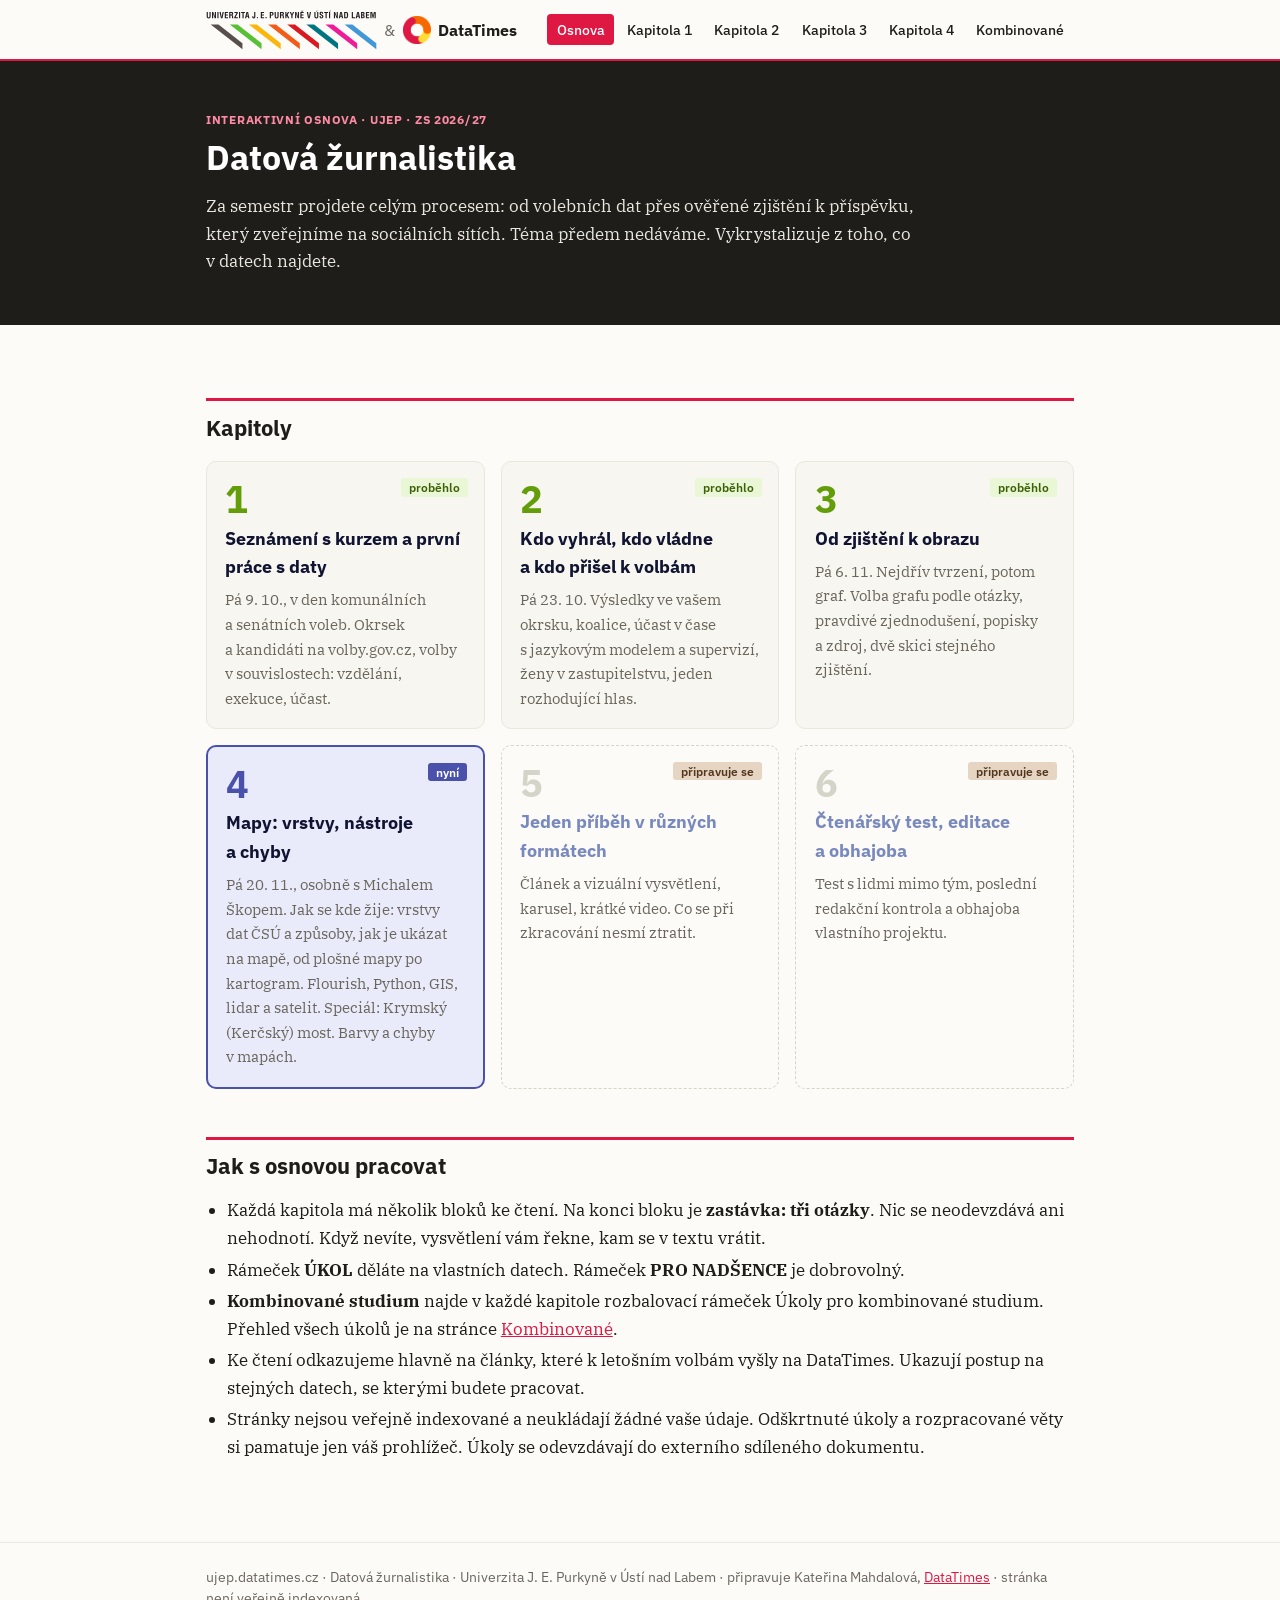
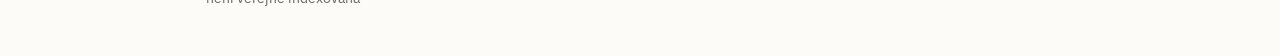
<file: index.html>
<!doctype html>
<html lang="cs">
<head>
<meta charset="utf-8">
<meta name="viewport" content="width=device-width, initial-scale=1">
<meta name="robots" content="noindex, nofollow">
<title>Datová žurnalistika · UJEP</title>
<link rel="icon" href="assets/favicon.svg" type="image/svg+xml">
<link rel="apple-touch-icon" href="assets/datatimes-logo.png">
<link rel="preconnect" href="https://fonts.googleapis.com">
<link rel="preconnect" href="https://fonts.gstatic.com" crossorigin>
<link rel="stylesheet" href="https://fonts.googleapis.com/css2?family=IBM+Plex+Sans:wght@400;500;600;700&family=IBM+Plex+Serif:ital,wght@0,400;0,600;1,400&display=swap">
<link rel="stylesheet" href="assets/style.css">
</head>
<body>
<header class="top"><div class="wrap">
  <a class="brand" href="index.html"><img class="ujep" src="assets/ujep-logo.svg" alt="UJEP"><span class="x">&amp;</span><img src="assets/datatimes-logo.png" alt="">DataTimes</a>
  <nav>
    <a href="index.html" aria-current="page">Osnova</a>
    <a href="datova-zurnalistika/kapitola-1/index.html">Kapitola 1</a>
    <a href="datova-zurnalistika/kapitola-2/index.html">Kapitola 2</a>
    <a href="datova-zurnalistika/kapitola-3/index.html">Kapitola 3</a>
    <a href="datova-zurnalistika/kapitola-4/index.html">Kapitola 4</a>
    <a href="datova-zurnalistika/kombinovane/index.html">Kombinované</a>
  </nav>
</div></header>

<section class="hero"><div class="wrap">
  <p class="lbl">Interaktivní osnova · UJEP · ZS 2026/27</p>
  <h1>Datová žurnalistika</h1>
  <p>Za semestr projdete celým procesem: od volebních dat přes ověřené zjištění k&nbsp;příspěvku, který zveřejníme na sociálních sítích. Téma předem nedáváme. Vykrystalizuje z&nbsp;toho, co v&nbsp;datech najdete.</p>
</div></section>

<main class="wrap">
<h2>Kapitoly</h2>
<div class="tiles">
  <a class="tile past" href="datova-zurnalistika/kapitola-1/index.html">
    <span class="badge done">proběhlo</span>
    <span class="n">1</span>
    <h3>Seznámení s&nbsp;kurzem a&nbsp;první práce s&nbsp;daty</h3>
    <p>Pá 9. 10., v&nbsp;den komunálních a&nbsp;senátních voleb. Okrsek a&nbsp;kandidáti na volby.gov.cz, volby v&nbsp;souvislostech: vzdělání, exekuce, účast.</p>
  </a>
  <a class="tile past" href="datova-zurnalistika/kapitola-2/index.html">
    <span class="badge done">proběhlo</span>
    <span class="n">2</span>
    <h3>Kdo vyhrál, kdo vládne a&nbsp;kdo přišel k&nbsp;volbám</h3>
    <p>Pá 23.&nbsp;10. Výsledky ve vašem okrsku, koalice, účast v&nbsp;čase s&nbsp;jazykovým modelem a&nbsp;supervizí, ženy v&nbsp;zastupitelstvu, jeden rozhodující hlas.</p>
  </a>
  <a class="tile past" href="datova-zurnalistika/kapitola-3/index.html">
    <span class="badge done">proběhlo</span>
    <span class="n">3</span>
    <h3>Od zjištění k&nbsp;obrazu</h3>
    <p>Pá 6.&nbsp;11. Nejdřív tvrzení, potom graf. Volba grafu podle otázky, pravdivé zjednodušení, popisky a&nbsp;zdroj, dvě skici stejného zjištění.</p>
  </a>
  <a class="tile now" href="datova-zurnalistika/kapitola-4/index.html">
    <span class="badge next">nyní</span>
    <span class="n">4</span>
    <h3>Mapy: vrstvy, nástroje a&nbsp;chyby</h3>
    <p>Pá 20.&nbsp;11., osobně s&nbsp;Michalem Škopem. Jak se kde žije: vrstvy dat ČSÚ a&nbsp;způsoby, jak je ukázat na mapě, od plošné mapy po kartogram. Flourish, Python, GIS, lidar a&nbsp;satelit. Speciál: Krymský (Kerčský) most. Barvy a&nbsp;chyby v&nbsp;mapách.</p>
  </a>
  <div class="tile off">
    <span class="badge later">připravuje se</span>
    <span class="n">5</span>
    <h3>Jeden příběh v&nbsp;různých formátech</h3>
    <p>Článek a&nbsp;vizuální vysvětlení, karusel, krátké video. Co se při zkracování nesmí ztratit.</p>
  </div>
  <div class="tile off">
    <span class="badge later">připravuje se</span>
    <span class="n">6</span>
    <h3>Čtenářský test, editace a&nbsp;obhajoba</h3>
    <p>Test s&nbsp;lidmi mimo tým, poslední redakční kontrola a&nbsp;obhajoba vlastního projektu.</p>
  </div>
</div>

<h2>Jak s&nbsp;osnovou pracovat</h2>
<ul>
  <li>Každá kapitola má několik bloků ke čtení. Na konci bloku je <strong>zastávka: tři otázky</strong>. Nic se neodevzdává ani nehodnotí. Když nevíte, vysvětlení vám řekne, kam se v&nbsp;textu vrátit.</li>
  <li>Rámeček <strong>ÚKOL</strong> děláte na vlastních datech. Rámeček <strong>PRO NADŠENCE</strong> je dobrovolný.</li>
  <li><strong>Kombinované studium</strong> najde v&nbsp;každé kapitole rozbalovací rámeček Úkoly pro kombinované studium. Přehled všech úkolů je na stránce <a href="datova-zurnalistika/kombinovane/index.html">Kombinované</a>.</li>
  <li>Ke čtení odkazujeme hlavně na články, které k&nbsp;letošním volbám vyšly na DataTimes. Ukazují postup na stejných datech, se kterými budete pracovat.</li>
  <li>Stránky nejsou veřejně indexované a&nbsp;neukládají žádné vaše údaje. Odškrtnuté úkoly a&nbsp;rozpracované věty si pamatuje jen váš prohlížeč. Úkoly se odevzdávají do externího sdíleného dokumentu.</li>
</ul>
</main>

<footer><div class="wrap">ujep.datatimes.cz · Datová žurnalistika · Univerzita J. E. Purkyně v&nbsp;Ústí nad Labem · připravuje Kateřina Mahdalová, <a href="https://www.mahdalova-skop.cz/">DataTimes</a> · stránka není veřejně indexovaná</div></footer>
</body>
</html>
</file>
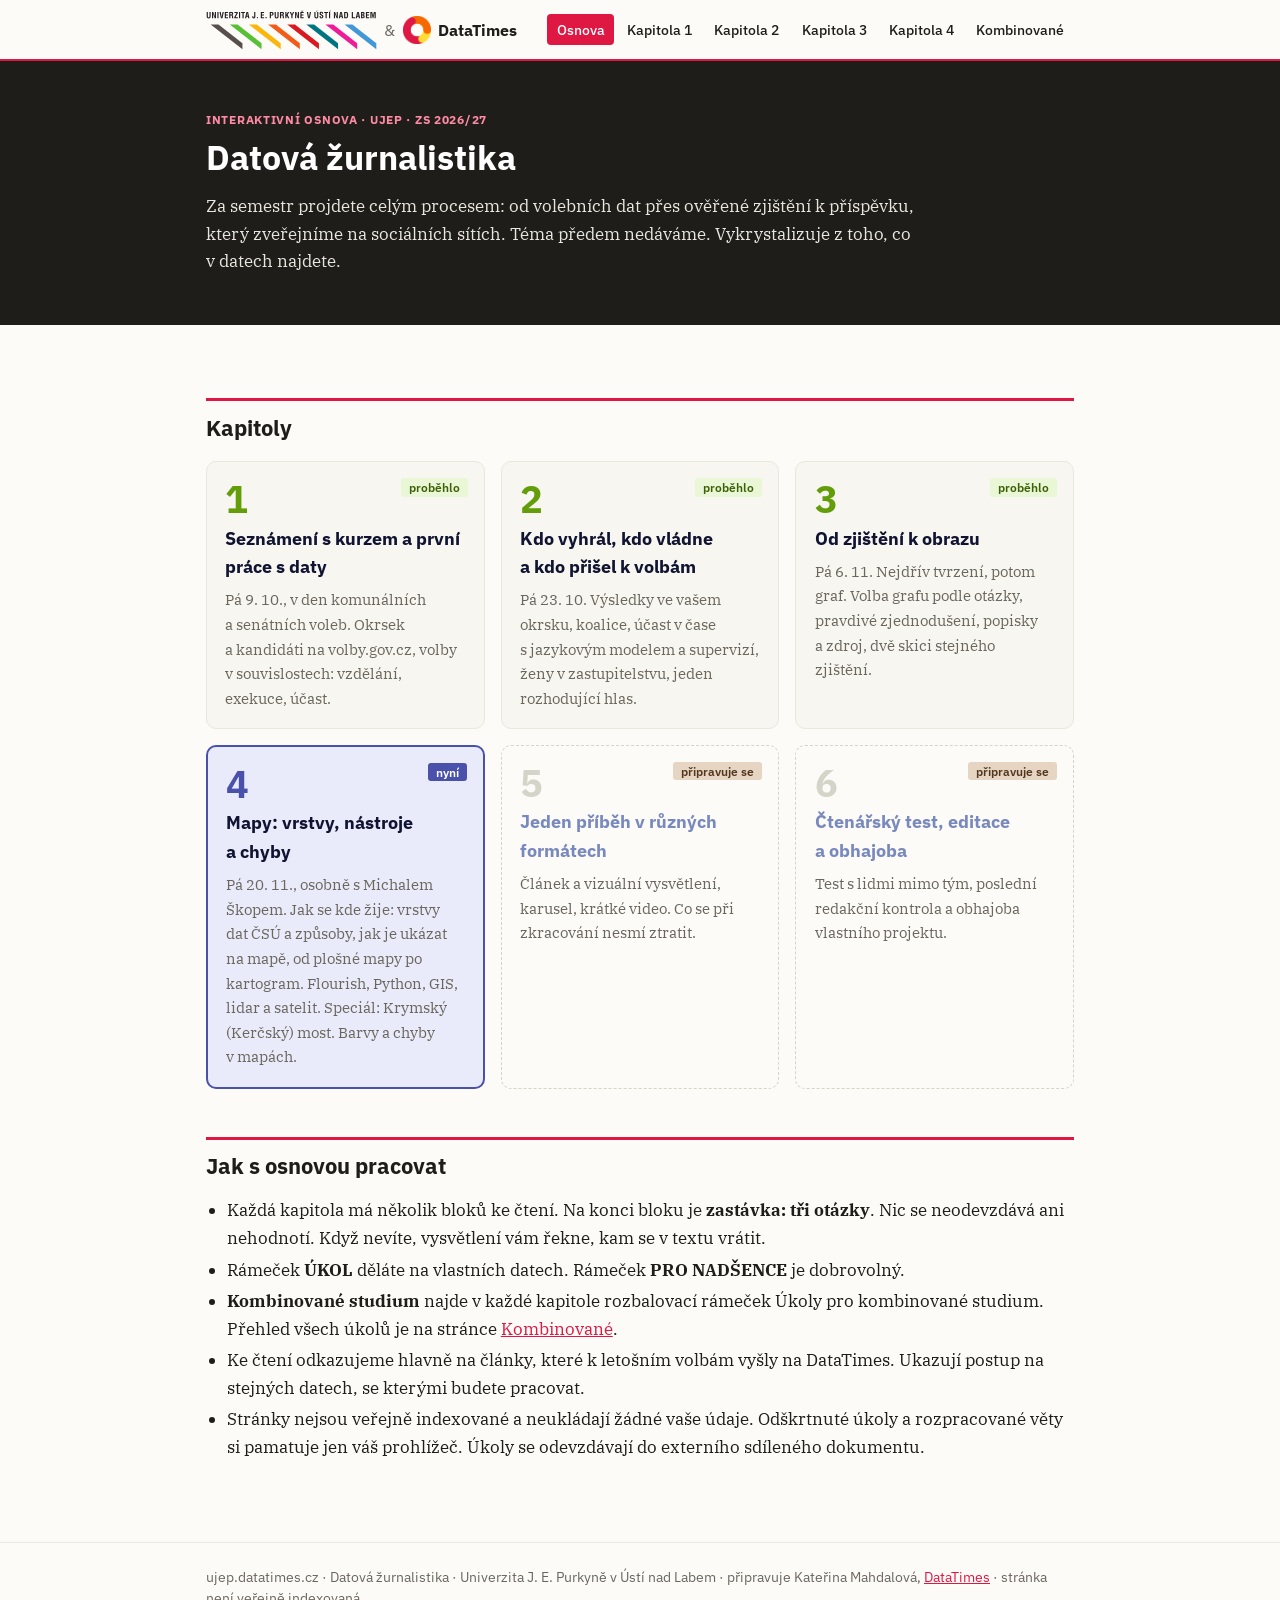
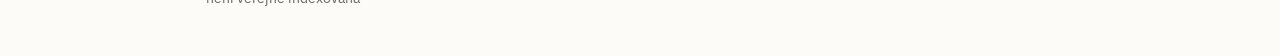
<file: datova-zurnalistika/index.html>
<!doctype html>
<html lang="cs">
<head>
<meta charset="utf-8">
<meta name="robots" content="noindex, nofollow">
<title>Datová žurnalistika · UJEP</title>
<meta http-equiv="refresh" content="0; url=../index.html">
<link rel="canonical" href="https://ujep.datatimes.cz/">
<script>location.replace('../index.html' + location.hash);</script>
</head>
<body>
<p>Osnova se přestěhovala na úvodní stránku: <a href="../index.html">ujep.datatimes.cz</a>.</p>
</body>
</html>
</file>
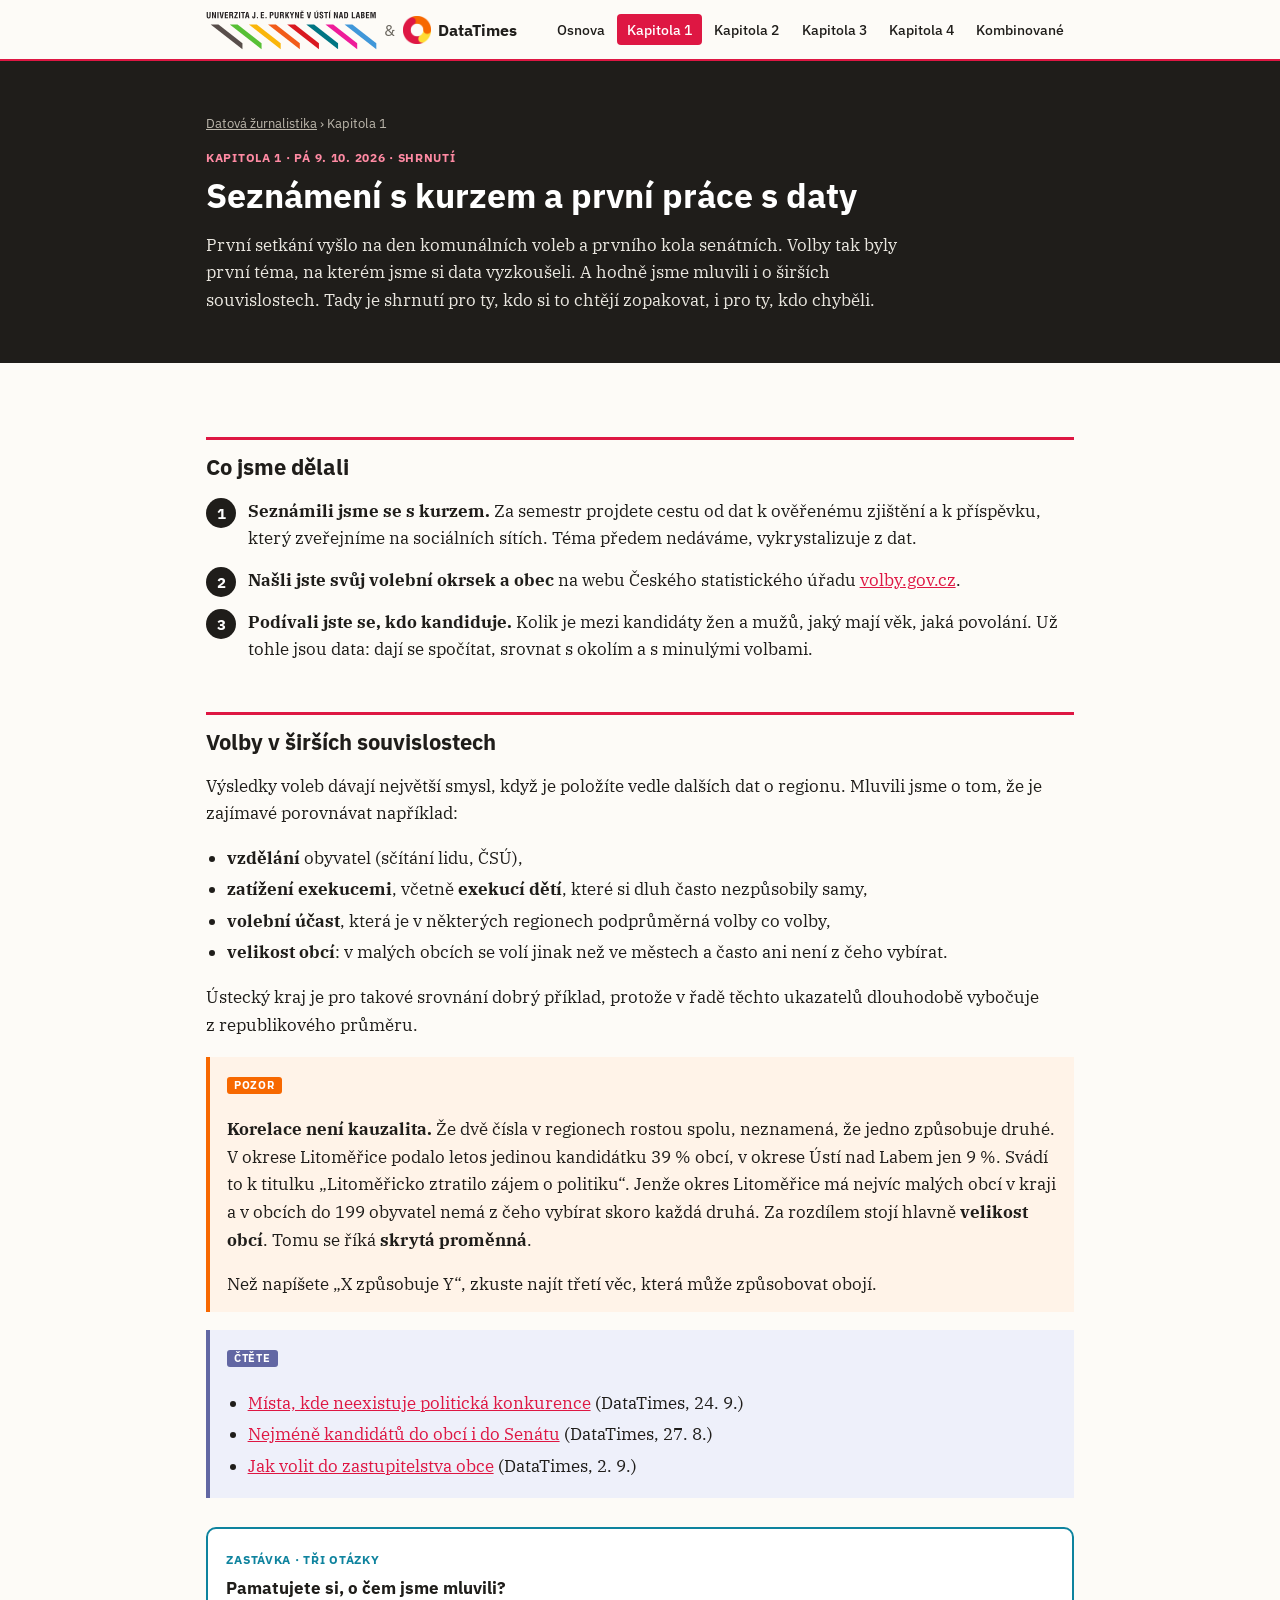
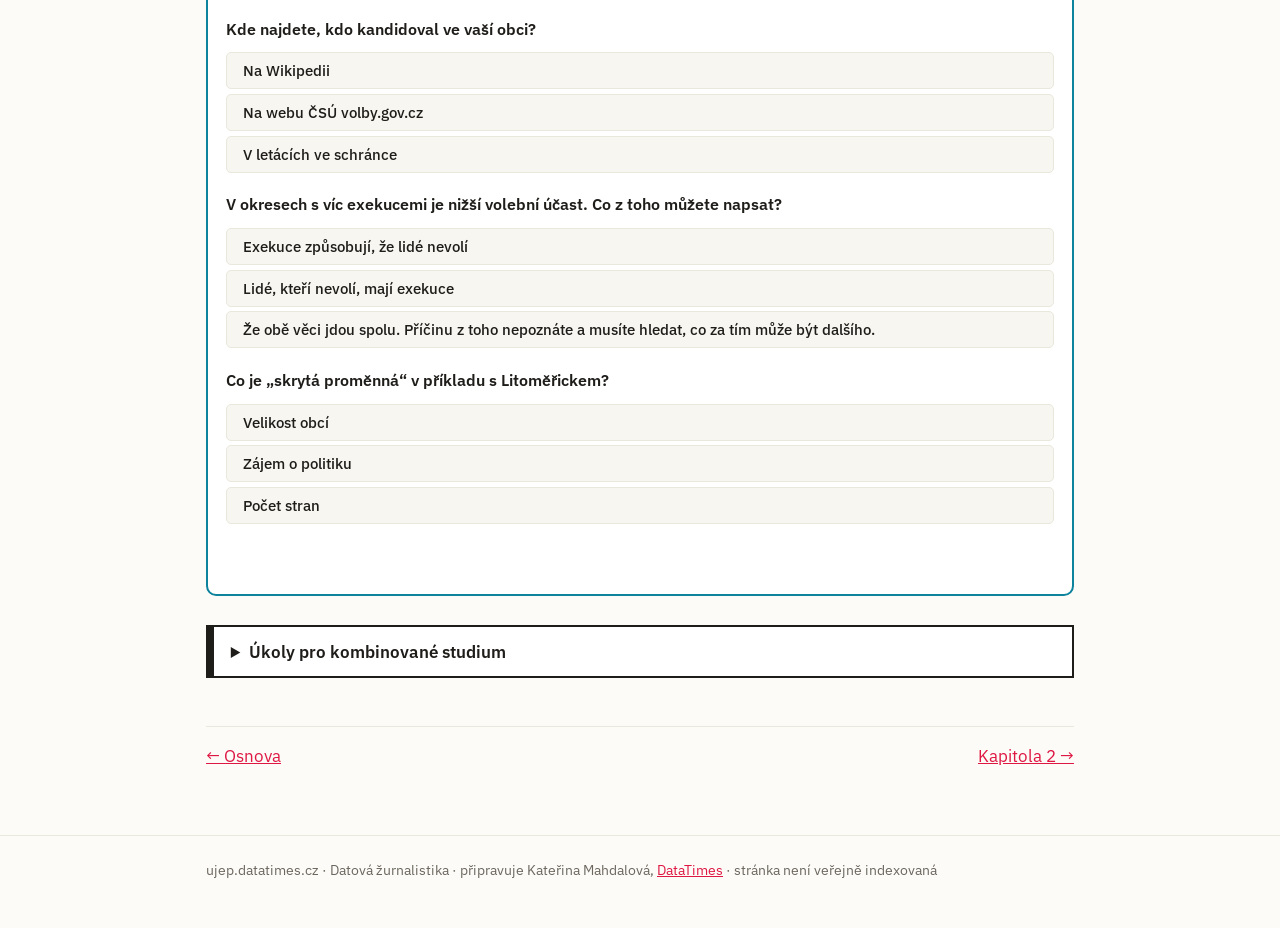
<file: datova-zurnalistika/kapitola-1/index.html>
<!doctype html>
<html lang="cs">
<head>
<meta charset="utf-8">
<meta name="viewport" content="width=device-width, initial-scale=1">
<meta name="robots" content="noindex, nofollow">
<title>Seznámení s kurzem a první data · Kapitola 1</title>
<link rel="icon" href="../../assets/favicon.svg" type="image/svg+xml">
<link rel="apple-touch-icon" href="../../assets/datatimes-logo.png">
<link rel="preconnect" href="https://fonts.googleapis.com">
<link rel="preconnect" href="https://fonts.gstatic.com" crossorigin>
<link rel="stylesheet" href="https://fonts.googleapis.com/css2?family=IBM+Plex+Sans:wght@400;500;600;700&family=IBM+Plex+Serif:ital,wght@0,400;0,600;1,400&display=swap">
<link rel="stylesheet" href="../../assets/style.css">
</head>
<body>
<div class="progress" aria-hidden="true"></div>
<header class="top"><div class="wrap">
  <a class="brand" href="../../index.html"><img class="ujep" src="../../assets/ujep-logo.svg" alt="UJEP"><span class="x">&amp;</span><img src="../../assets/datatimes-logo.png" alt="">DataTimes</a>
  <nav>
    <a href="../../index.html">Osnova</a>
    <a href="index.html" aria-current="page">Kapitola 1</a>
    <a href="../kapitola-2/index.html">Kapitola 2</a>
    <a href="../kapitola-3/index.html">Kapitola 3</a>
    <a href="../kapitola-4/index.html">Kapitola 4</a>
    <a href="../kombinovane/index.html">Kombinované</a>
  </nav>
</div></header>

<section class="hero"><div class="wrap">
  <p class="crumbs"><a href="../../index.html">Datová žurnalistika</a> › Kapitola 1</p>
  <p class="lbl">Kapitola 1 · pá 9. 10. 2026 · shrnutí</p>
  <h1>Seznámení s&nbsp;kurzem a&nbsp;první práce s&nbsp;daty</h1>
  <p>První setkání vyšlo na den komunálních voleb a&nbsp;prvního kola senátních. Volby tak byly první téma, na kterém jsme si data vyzkoušeli. A&nbsp;hodně jsme mluvili i&nbsp;o&nbsp;širších souvislostech. Tady je shrnutí pro ty, kdo si to chtějí zopakovat, i&nbsp;pro ty, kdo chyběli.</p>
</div></section>

<main class="wrap">

<h2 id="co">Co jsme dělali</h2>
<ol class="steps">
  <li><strong>Seznámili jsme se s&nbsp;kurzem.</strong> Za semestr projdete cestu od dat k&nbsp;ověřenému zjištění a&nbsp;k&nbsp;příspěvku, který zveřejníme na sociálních sítích. Téma předem nedáváme, vykrystalizuje z&nbsp;dat.</li>
  <li><strong>Našli jste svůj volební okrsek a&nbsp;obec</strong> na webu Českého statistického úřadu <a href="https://volby.gov.cz/">volby.gov.cz</a>.</li>
  <li><strong>Podívali jste se, kdo kandiduje.</strong> Kolik je mezi kandidáty žen a&nbsp;mužů, jaký mají věk, jaká povolání. Už tohle jsou data: dají se spočítat, srovnat s&nbsp;okolím a&nbsp;s&nbsp;minulými volbami.</li>
</ol>

<h2 id="souvislosti">Volby v&nbsp;širších souvislostech</h2>
<p>Výsledky voleb dávají největší smysl, když je položíte vedle dalších dat o&nbsp;regionu. Mluvili jsme o&nbsp;tom, že je zajímavé porovnávat například:</p>
<ul>
  <li><strong>vzdělání</strong> obyvatel (sčítání lidu, ČSÚ),</li>
  <li><strong>zatížení exekucemi</strong>, včetně <strong>exekucí dětí</strong>, které si dluh často nezpůsobily samy,</li>
  <li><strong>volební účast</strong>, která je v&nbsp;některých regionech podprůměrná volby co volby,</li>
  <li><strong>velikost obcí</strong>: v&nbsp;malých obcích se volí jinak než ve městech a&nbsp;často ani není z&nbsp;čeho vybírat.</li>
</ul>
<p>Ústecký kraj je pro takové srovnání dobrý příklad, protože v&nbsp;řadě těchto ukazatelů dlouhodobě vybočuje z&nbsp;republikového průměru.</p>

<div class="warn">
  <span class="tag">Pozor</span>
  <p><strong>Korelace není kauzalita.</strong> Že dvě čísla v&nbsp;regionech rostou spolu, neznamená, že jedno způsobuje druhé. V&nbsp;okrese Litoměřice podalo letos jedinou kandidátku 39 % obcí, v&nbsp;okrese Ústí nad Labem jen 9 %. Svádí to k&nbsp;titulku „Litoměřicko ztratilo zájem o&nbsp;politiku“. Jenže okres Litoměřice má nejvíc malých obcí v&nbsp;kraji a&nbsp;v&nbsp;obcích do 199 obyvatel nemá z&nbsp;čeho vybírat skoro každá druhá. Za rozdílem stojí hlavně <strong>velikost obcí</strong>. Tomu se říká <strong>skrytá proměnná</strong>.</p>
  <p>Než napíšete „X způsobuje Y“, zkuste najít třetí věc, která může způsobovat obojí.</p>
</div>

<div class="deep">
  <span class="tag">Čtěte</span>
  <ul>
    <li><a href="https://www.mahdalova-skop.cz/clanek/volby-cr-2026-09-24-mista-kde-neexistuje-politicka-konkurence">Místa, kde neexistuje politická konkurence</a> (DataTimes, 24. 9.)</li>
    <li><a href="https://www.mahdalova-skop.cz/clanek/volby-cr-2026-08-27-nejmene-kandidatu-do-obci-i-do-senatu">Nejméně kandidátů do obcí i&nbsp;do Senátu</a> (DataTimes, 27. 8.)</li>
    <li><a href="https://www.mahdalova-skop.cz/clanek/volby-cr-2026-09-02-jak-volit-do-zastupitelstva-obce">Jak volit do zastupitelstva obce</a> (DataTimes, 2. 9.)</li>
  </ul>
</div>

<section class="quiz" aria-labelledby="z1">
  <span class="lbl">Zastávka · tři otázky</span>
  <h3 id="z1">Pamatujete si, o&nbsp;čem jsme mluvili?</h3>
  <fieldset class="qq" data-answer="1">
    <legend>Kde najdete, kdo kandidoval ve vaší obci?</legend>
    <button>Na Wikipedii</button>
    <button>Na webu ČSÚ volby.gov.cz</button>
    <button>V&nbsp;letácích ve schránce</button>
    <p class="why">Kandidátní listiny i&nbsp;výsledky zveřejňuje Český statistický úřad. <a href="#co">Co jsme dělali</a>.</p>
  </fieldset>
  <fieldset class="qq" data-answer="2">
    <legend>V&nbsp;okresech s&nbsp;víc exekucemi je nižší volební účast. Co z&nbsp;toho můžete napsat?</legend>
    <button>Exekuce způsobují, že lidé nevolí</button>
    <button>Lidé, kteří nevolí, mají exekuce</button>
    <button>Že obě věci jdou spolu. Příčinu z&nbsp;toho nepoznáte a&nbsp;musíte hledat, co za tím může být dalšího.</button>
    <p class="why">Korelace není kauzalita a&nbsp;data za okresy neříkají nic o&nbsp;jednotlivých lidech. <a href="#souvislosti">Pozor</a>.</p>
  </fieldset>
  <fieldset class="qq" data-answer="0">
    <legend>Co je „skrytá proměnná“ v&nbsp;příkladu s&nbsp;Litoměřickem?</legend>
    <button>Velikost obcí</button>
    <button>Zájem o&nbsp;politiku</button>
    <button>Počet stran</button>
    <p class="why">Malé obce mají často jedinou kandidátku a&nbsp;na Litoměřicku je jich nejvíc. <a href="#souvislosti">Zpět</a>.</p>
  </fieldset>
  <p class="score" aria-live="polite"></p>
</section>

<details class="komb" id="kombinovane">
  <summary>Úkoly pro kombinované studium</summary>
  <p><strong>Úkol 1, termín pátek 27.&nbsp;11.</strong></p>
  <p>Pracujete na stejném projektu jako ostatní: od volebních dat z&nbsp;vlastního okrsku k&nbsp;ověřenému zjištění a&nbsp;nakonec k&nbsp;příspěvku na sociální sítě. Pro kombinované studium je připravená zjednodušená varianta. Nahrávky z&nbsp;bloků jsou dobrý začátek, k&nbsp;zápočtu je ale potřeba doložit vlastní práci.</p>
  <ol class="steps">
    <li><strong>Založte si svůj tab</strong> se svým jménem ve <a href="https://docs.google.com/document/d/1703SvQGwA_kmcyU5F6ka8LKkZ_LxSCmZleSrb0bHqHY/edit?tab=t.48znoq6bem8n" target="_blank" rel="noopener">sdíleném Google dokumentu</a> po vzoru ostatních. Pod něj si přidejte podzáložky očíslované podle úkolů: 1, 2, 3… Podzáložku přidáte přes tři tečky u&nbsp;svého tabu. Tenhle úkol vypracujte do podzáložky 1.</li>
    <li><strong>Najděte svůj okrsek a&nbsp;obec</strong> na <a href="https://volby.gov.cz/">volby.gov.cz</a>. Kdo kandidoval: kolik žen a&nbsp;mužů, jakého věku, jakých povolání? Viz <a href="#co">Co jsme dělali</a>.</li>
    <li><strong>Projektový námět.</strong> Jedna otázka, kterou chcete během semestru v&nbsp;datech zkoumat. Pro koho je (kdo bude váš čtenář), z&nbsp;jakých dat na ni odpovíte a&nbsp;co z&nbsp;nich naopak nepoznáte.</li>
  </ol>
  <ul class="tasks" data-store="ujep-k1-komb">
    <li data-id="tab"><input type="checkbox" aria-label="Hotovo"><span class="what">Vlastní tab v&nbsp;Google dokumentu</span><span class="how">Pojmenovaný vaším jménem, pod ním podzáložky 1, 2, 3…</span></li>
    <li data-id="kandidati"><input type="checkbox" aria-label="Hotovo"><span class="what">Kandidáti ve vaší obci</span><span class="how">Ženy a&nbsp;muži, věk, povolání. S&nbsp;odkazem na volby.gov.cz.</span></li>
    <li data-id="namet"><input type="checkbox" aria-label="Hotovo"><span class="what">Projektový námět</span><span class="how">Otázka, čtenář, data, omezení. Každé po jedné až dvou větách.</span></li>
    <li data-id="kviz"><input type="checkbox" aria-label="Hotovo"><span class="what">Zastávka</span><span class="how">Neodevzdává se. Kde jste chybovali, vraťte se k&nbsp;textu.</span></li>
  </ul>
  <p class="sub">Ke všem kapitolám: AI používat smíte, každé číslo ale ověřte proti ČSÚ a&nbsp;každé použití AI zapište (model, k&nbsp;čemu, co jste přijali, opravili a&nbsp;odmítli). Ke každé kapitole patří jeden krátký zápis do deníku rozhodnutí: co jste zkusili, co jste změnili a&nbsp;proč.</p>
  <p class="sub">Přehled úkolů ze všech kapitol najdete na stránce <a href="../kombinovane/index.html">Kombinované</a>.</p>
</details>

<div class="pager">
  <a href="../../index.html">← Osnova</a>
  <a href="../kapitola-2/index.html">Kapitola 2 →</a>
</div>
</main>

<footer><div class="wrap">ujep.datatimes.cz · Datová žurnalistika · připravuje Kateřina Mahdalová, <a href="https://www.mahdalova-skop.cz/">DataTimes</a> · stránka není veřejně indexovaná</div></footer>
<script src="../../assets/app.js"></script>
</body>
</html>
</file>
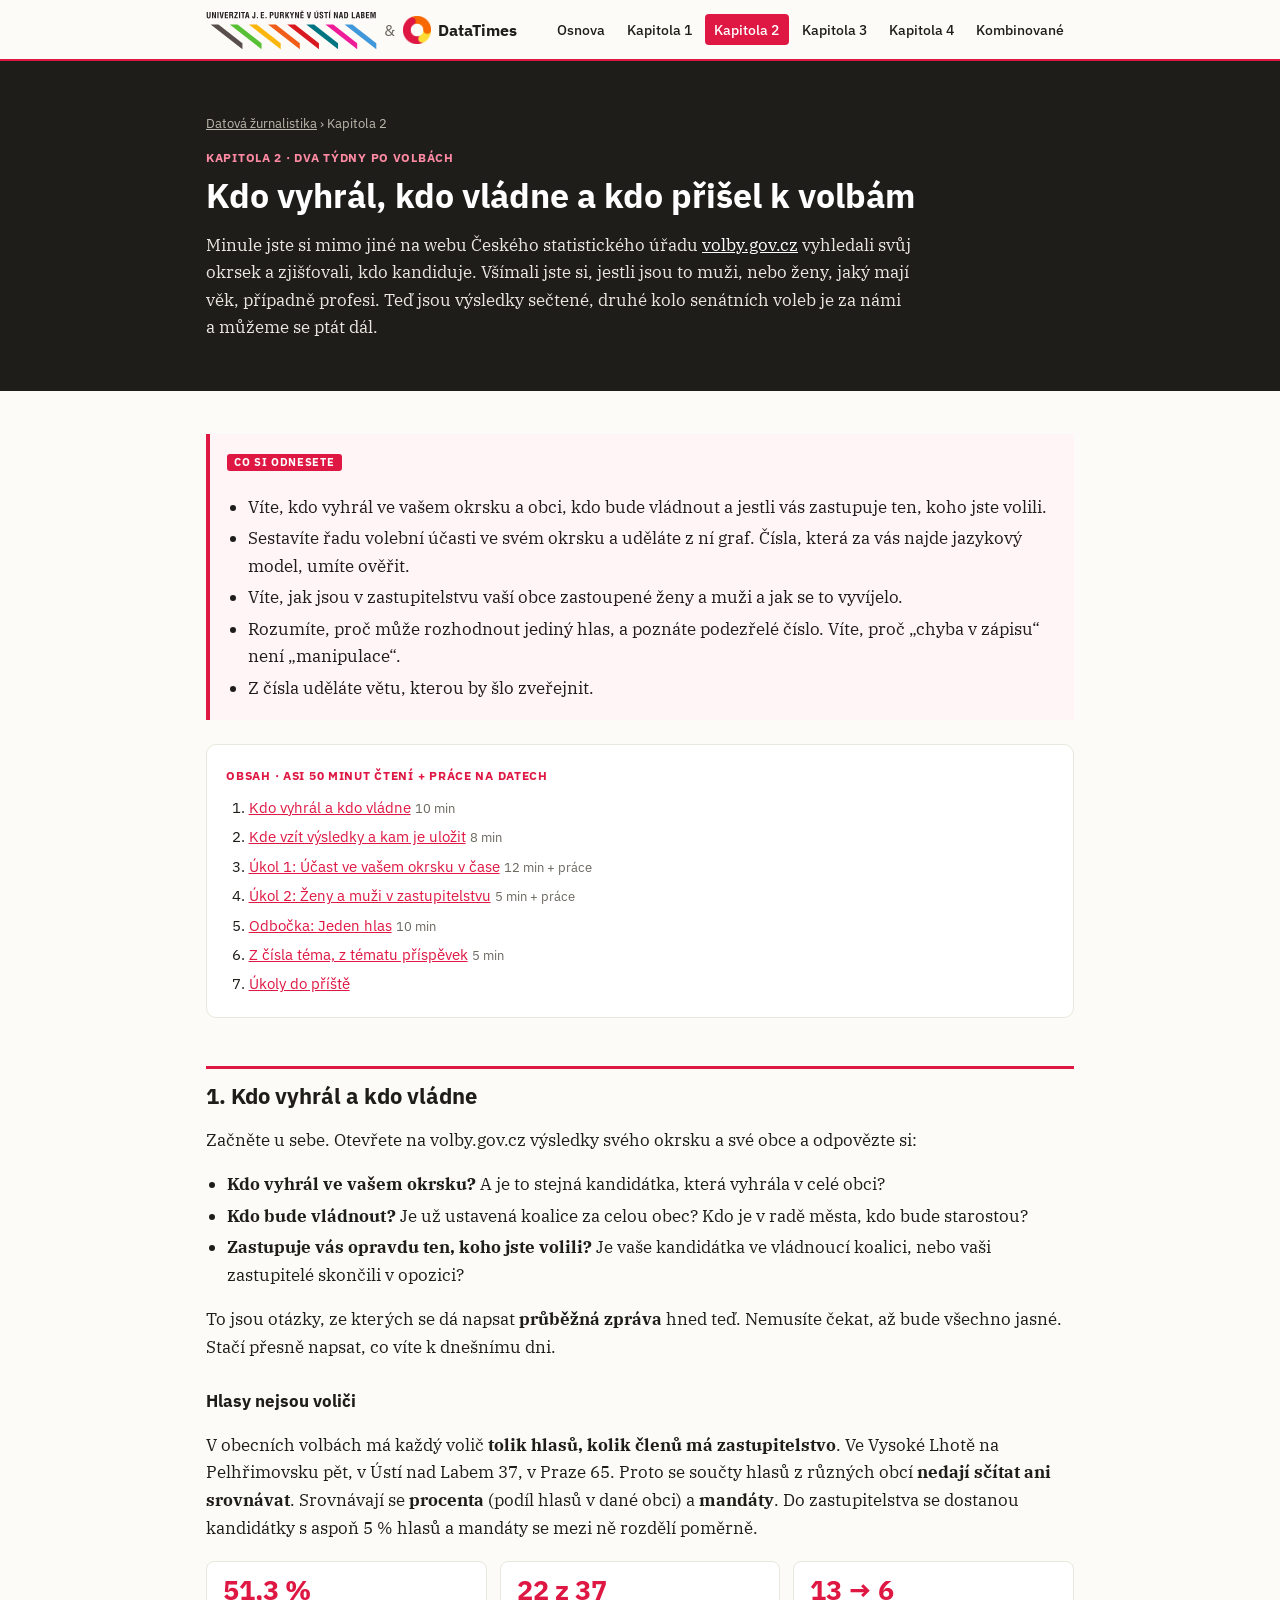
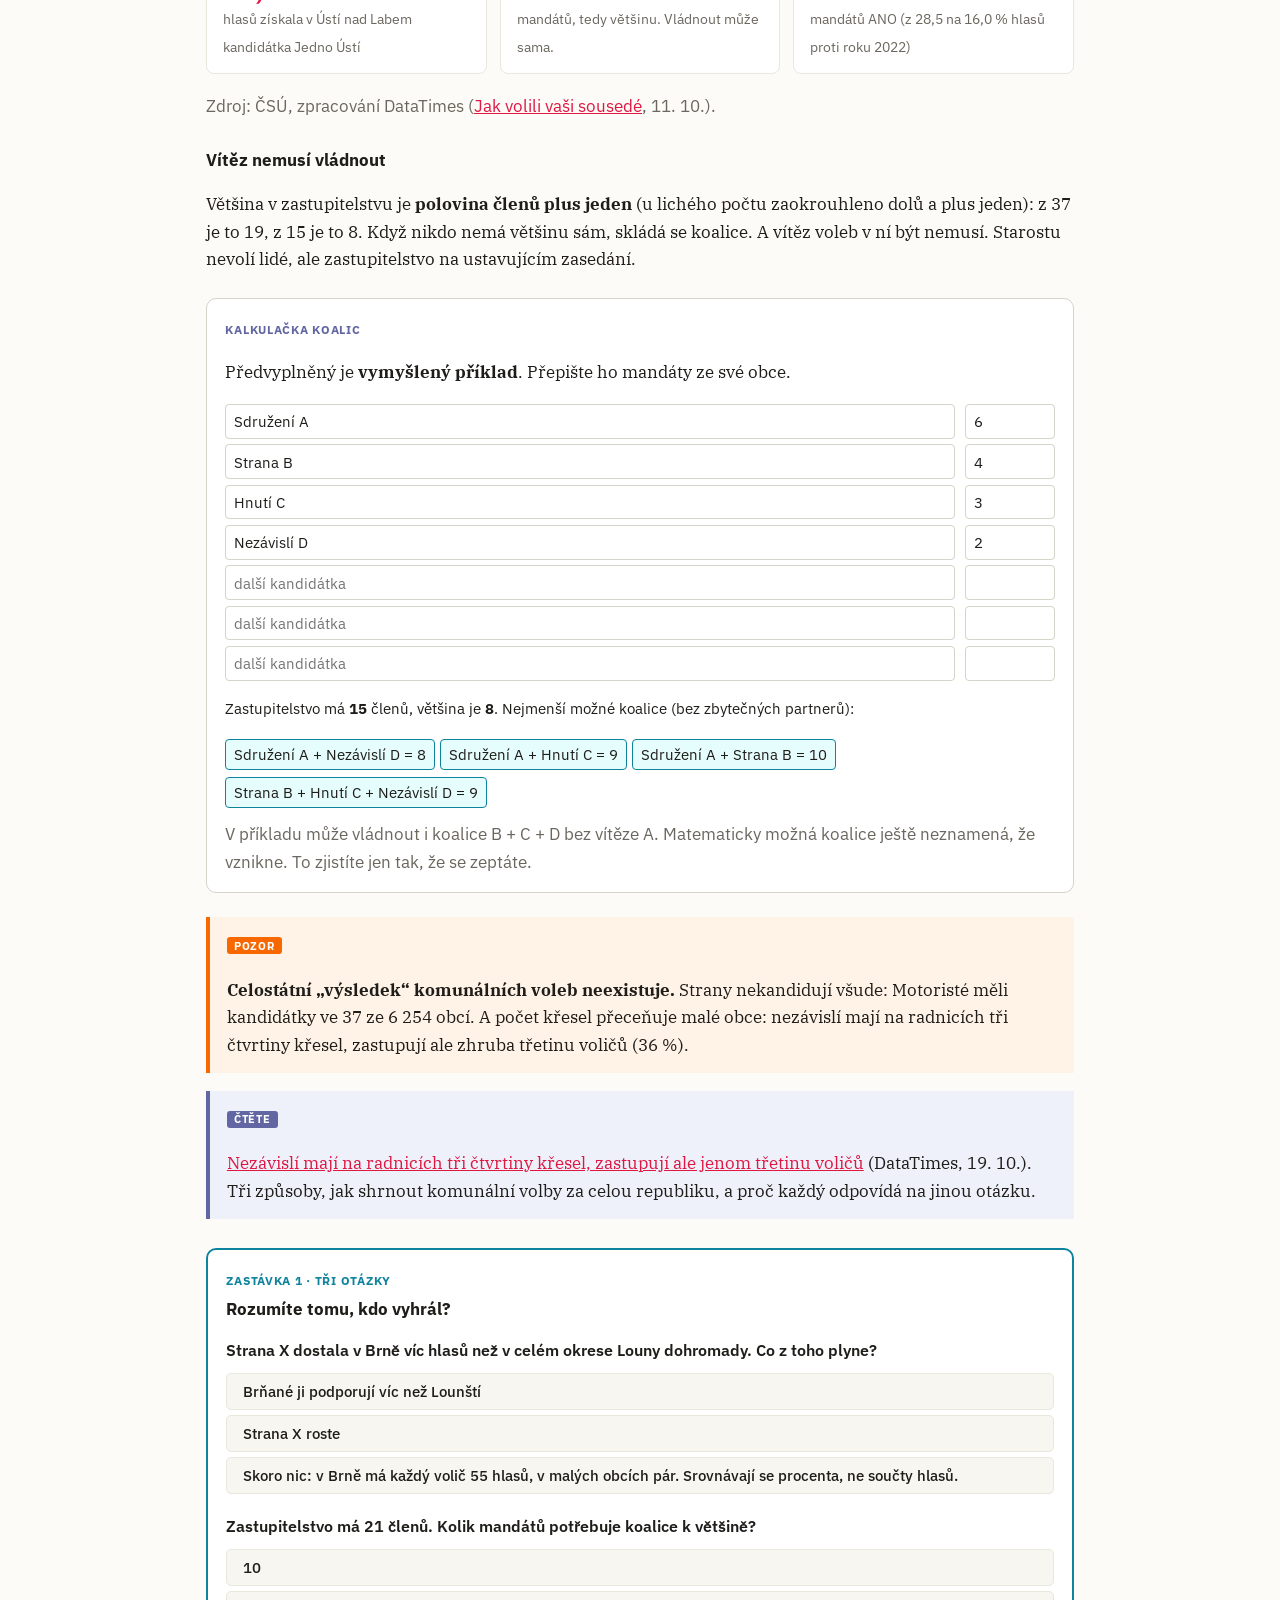
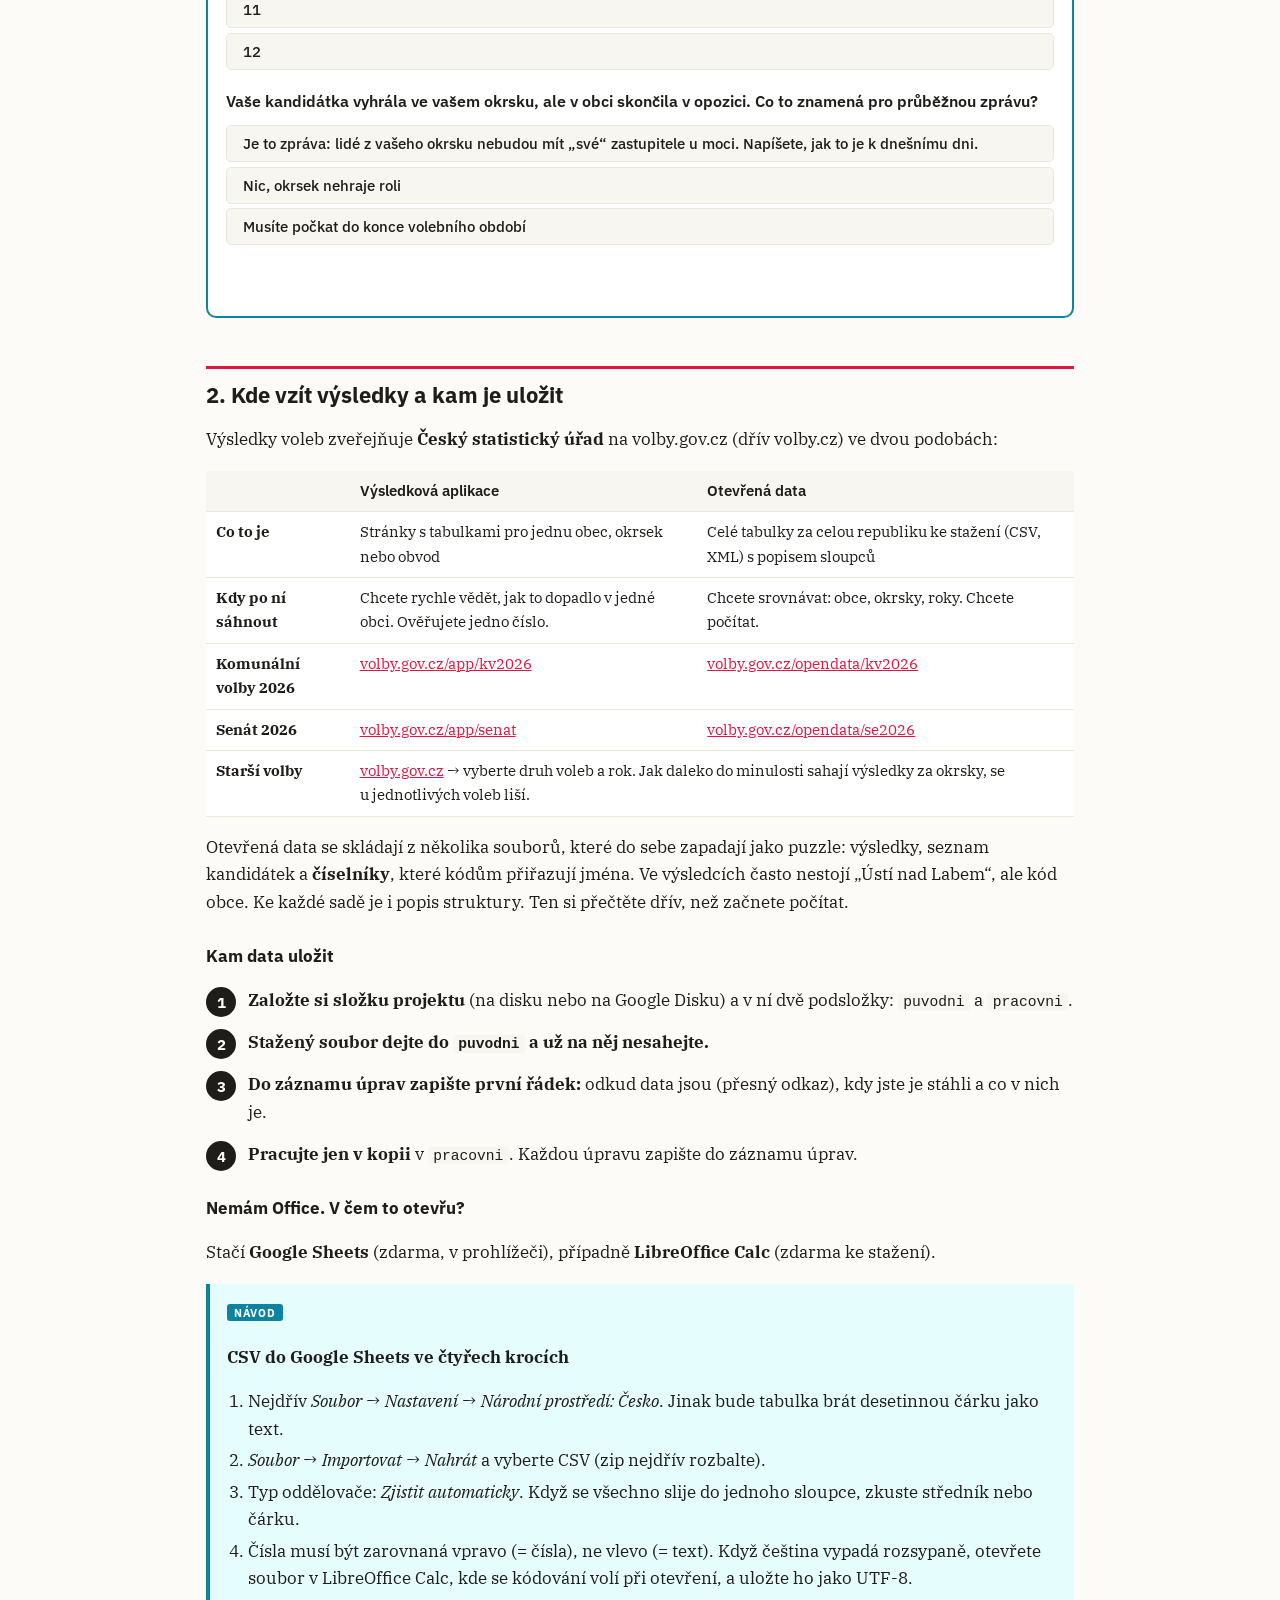
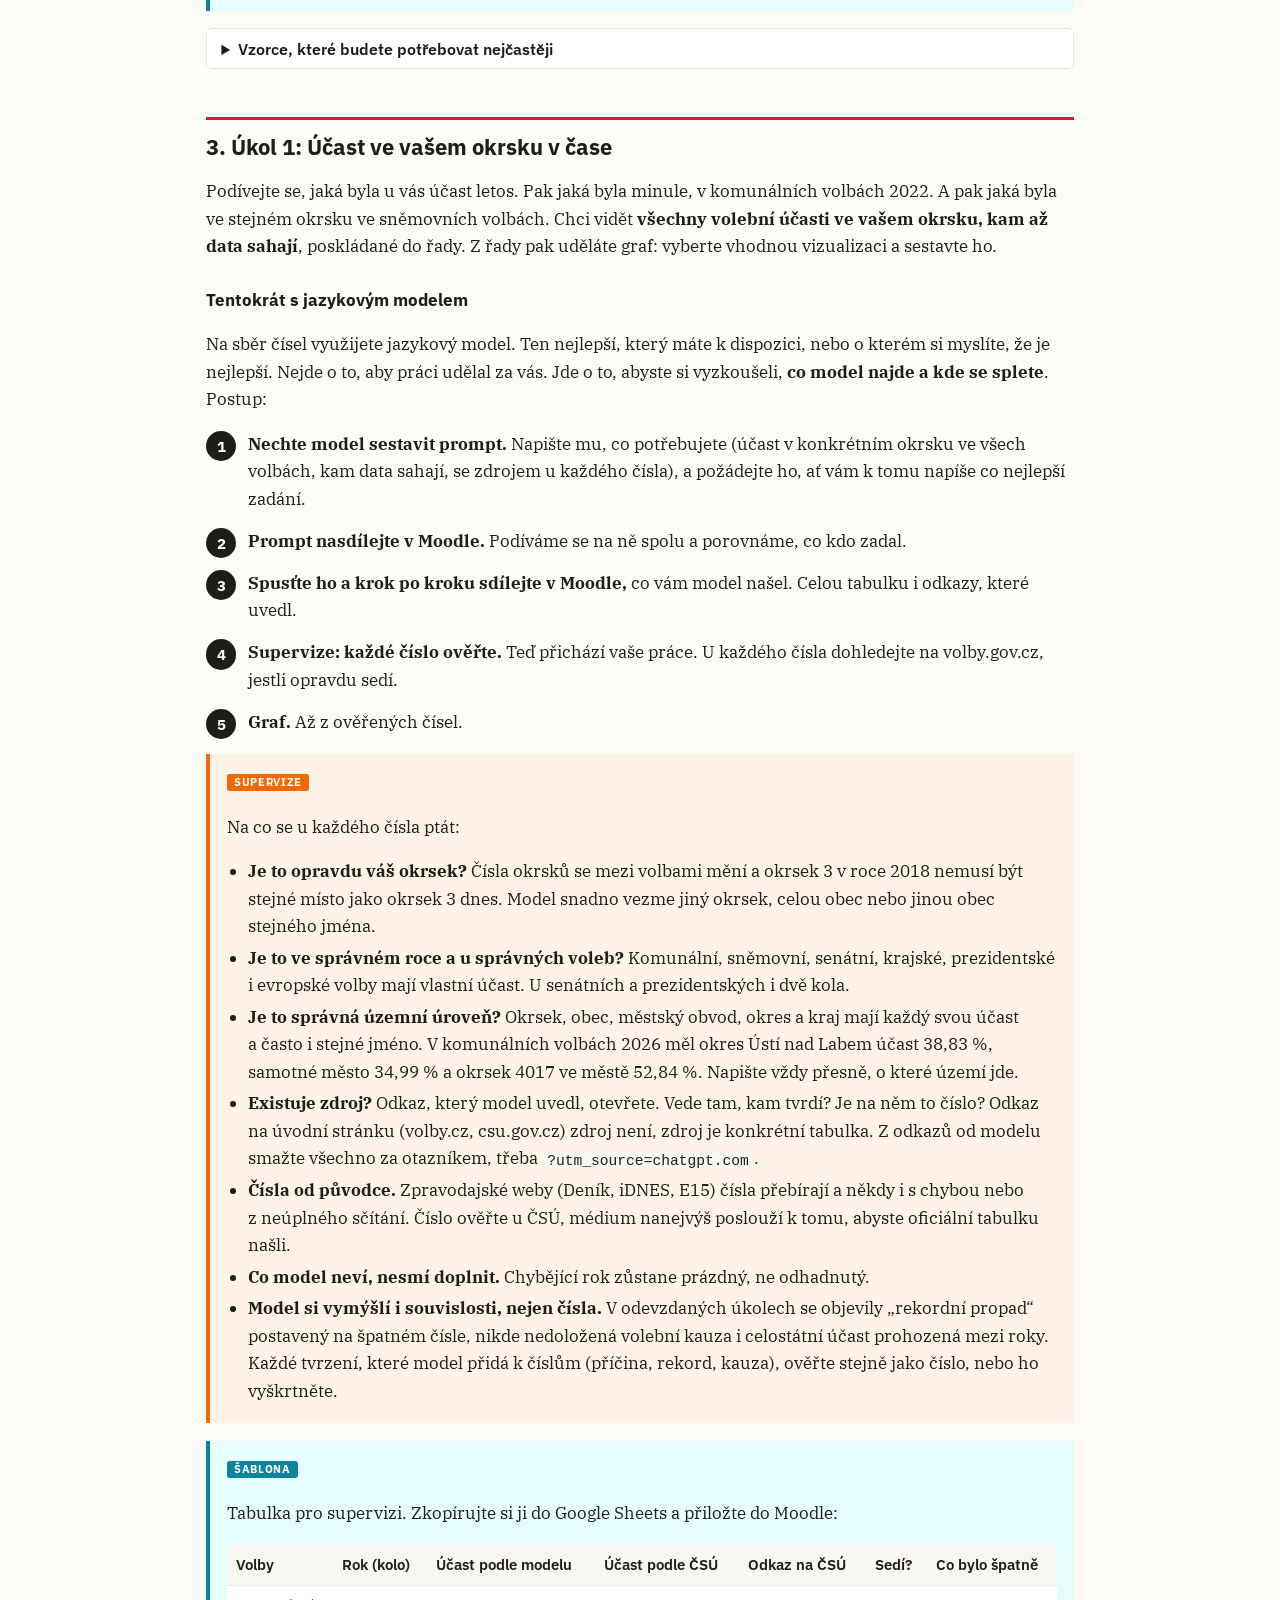
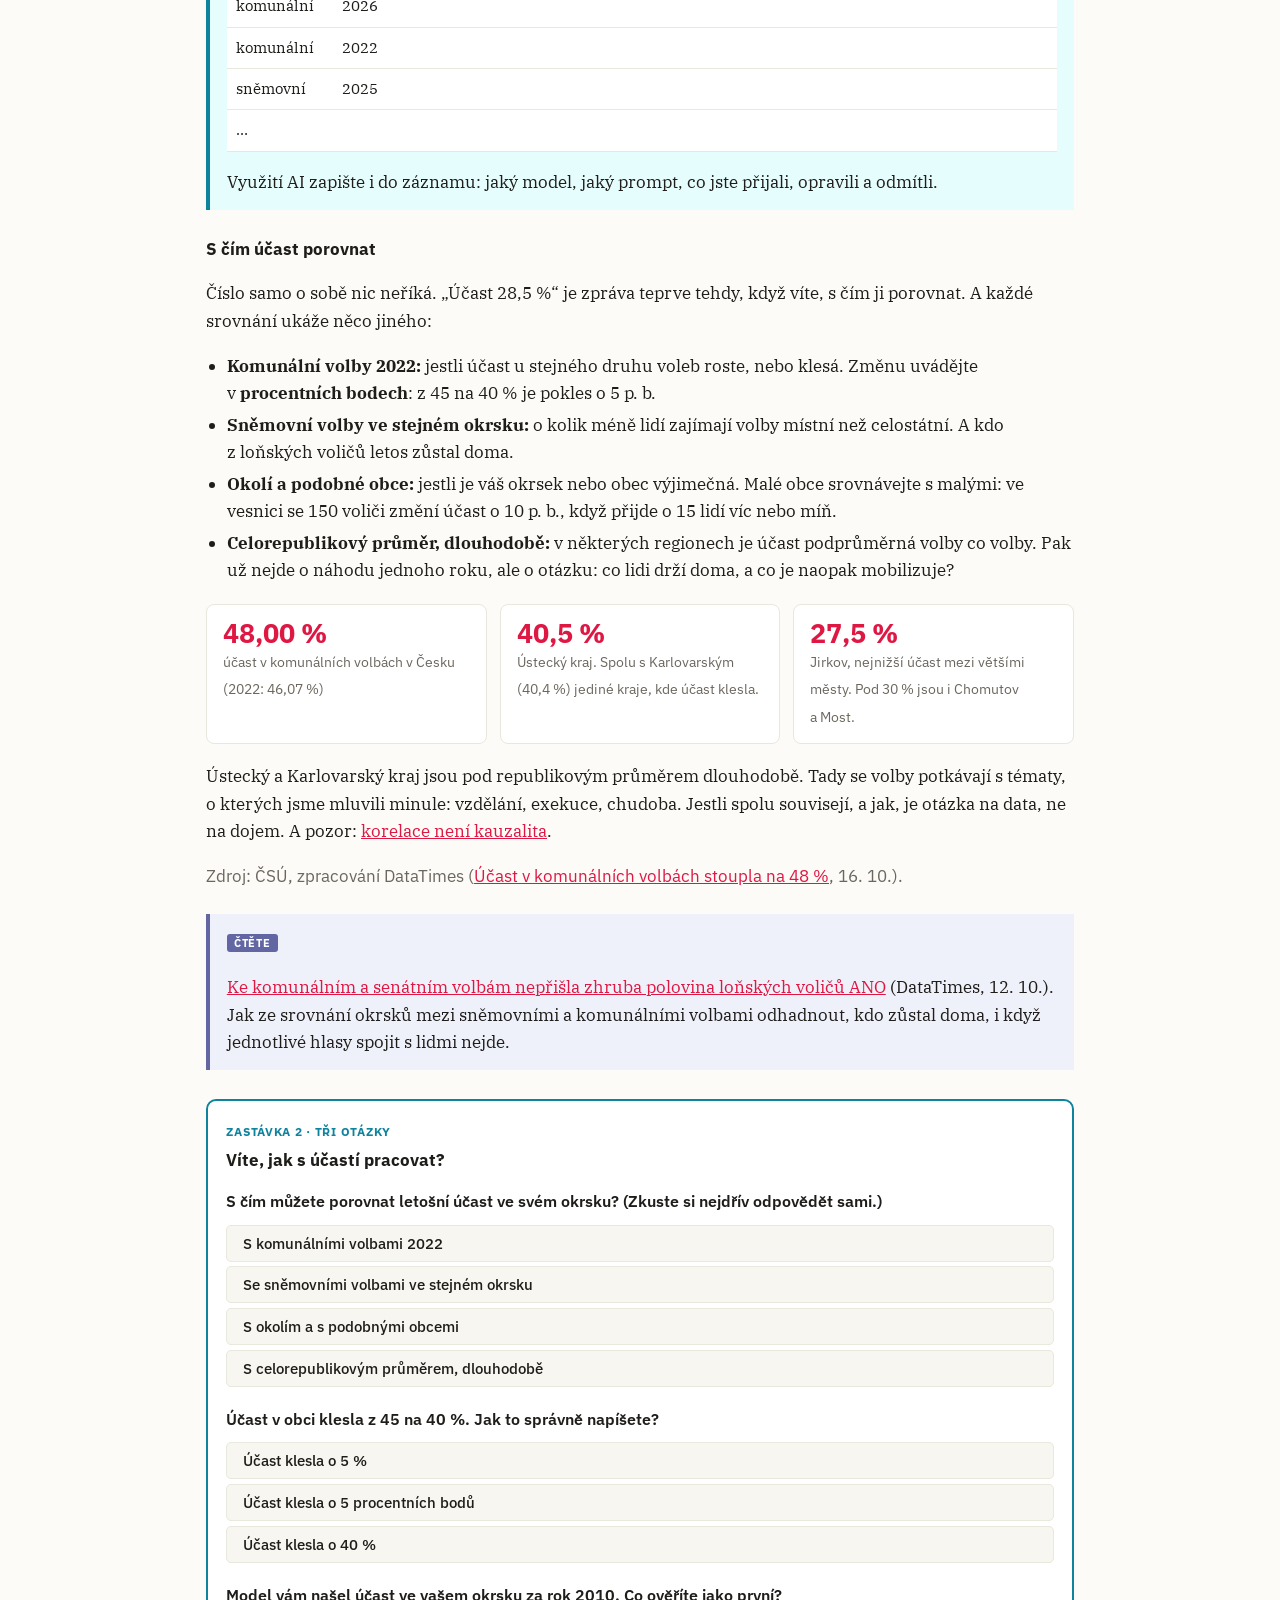
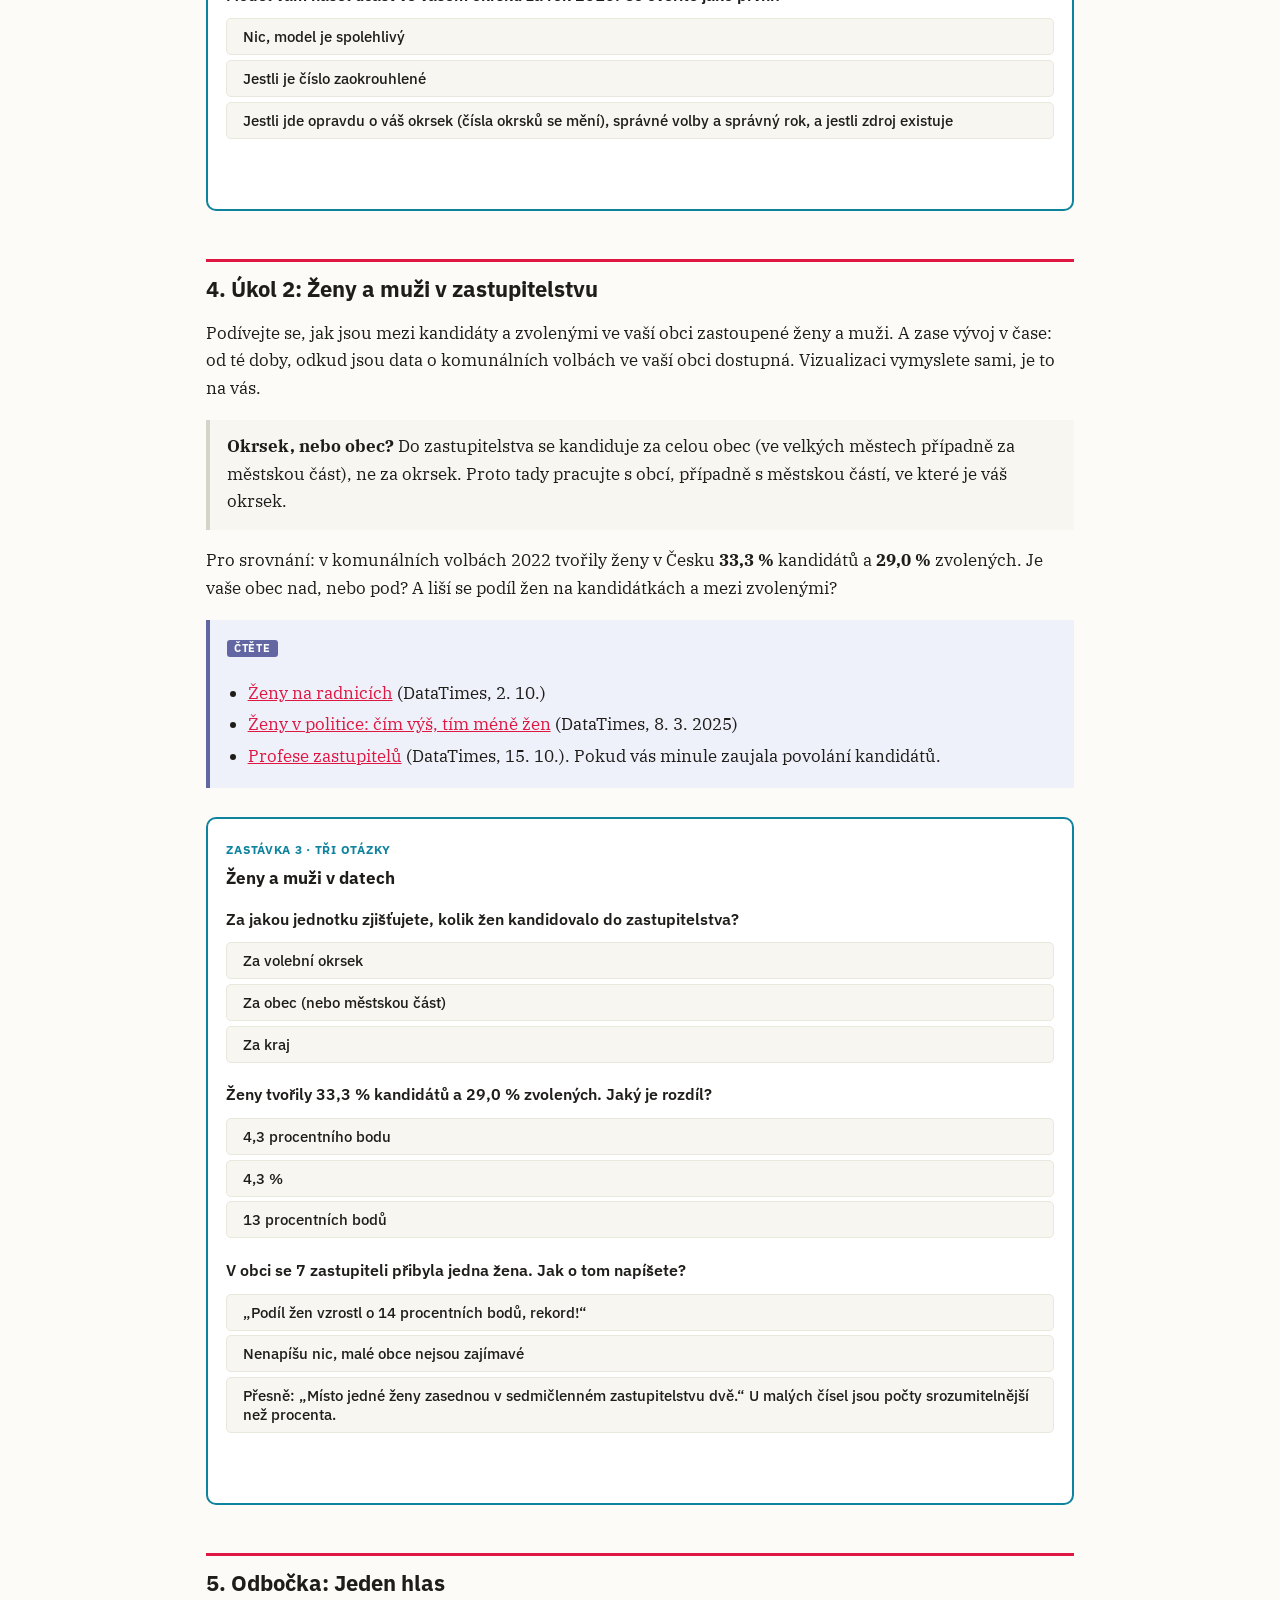
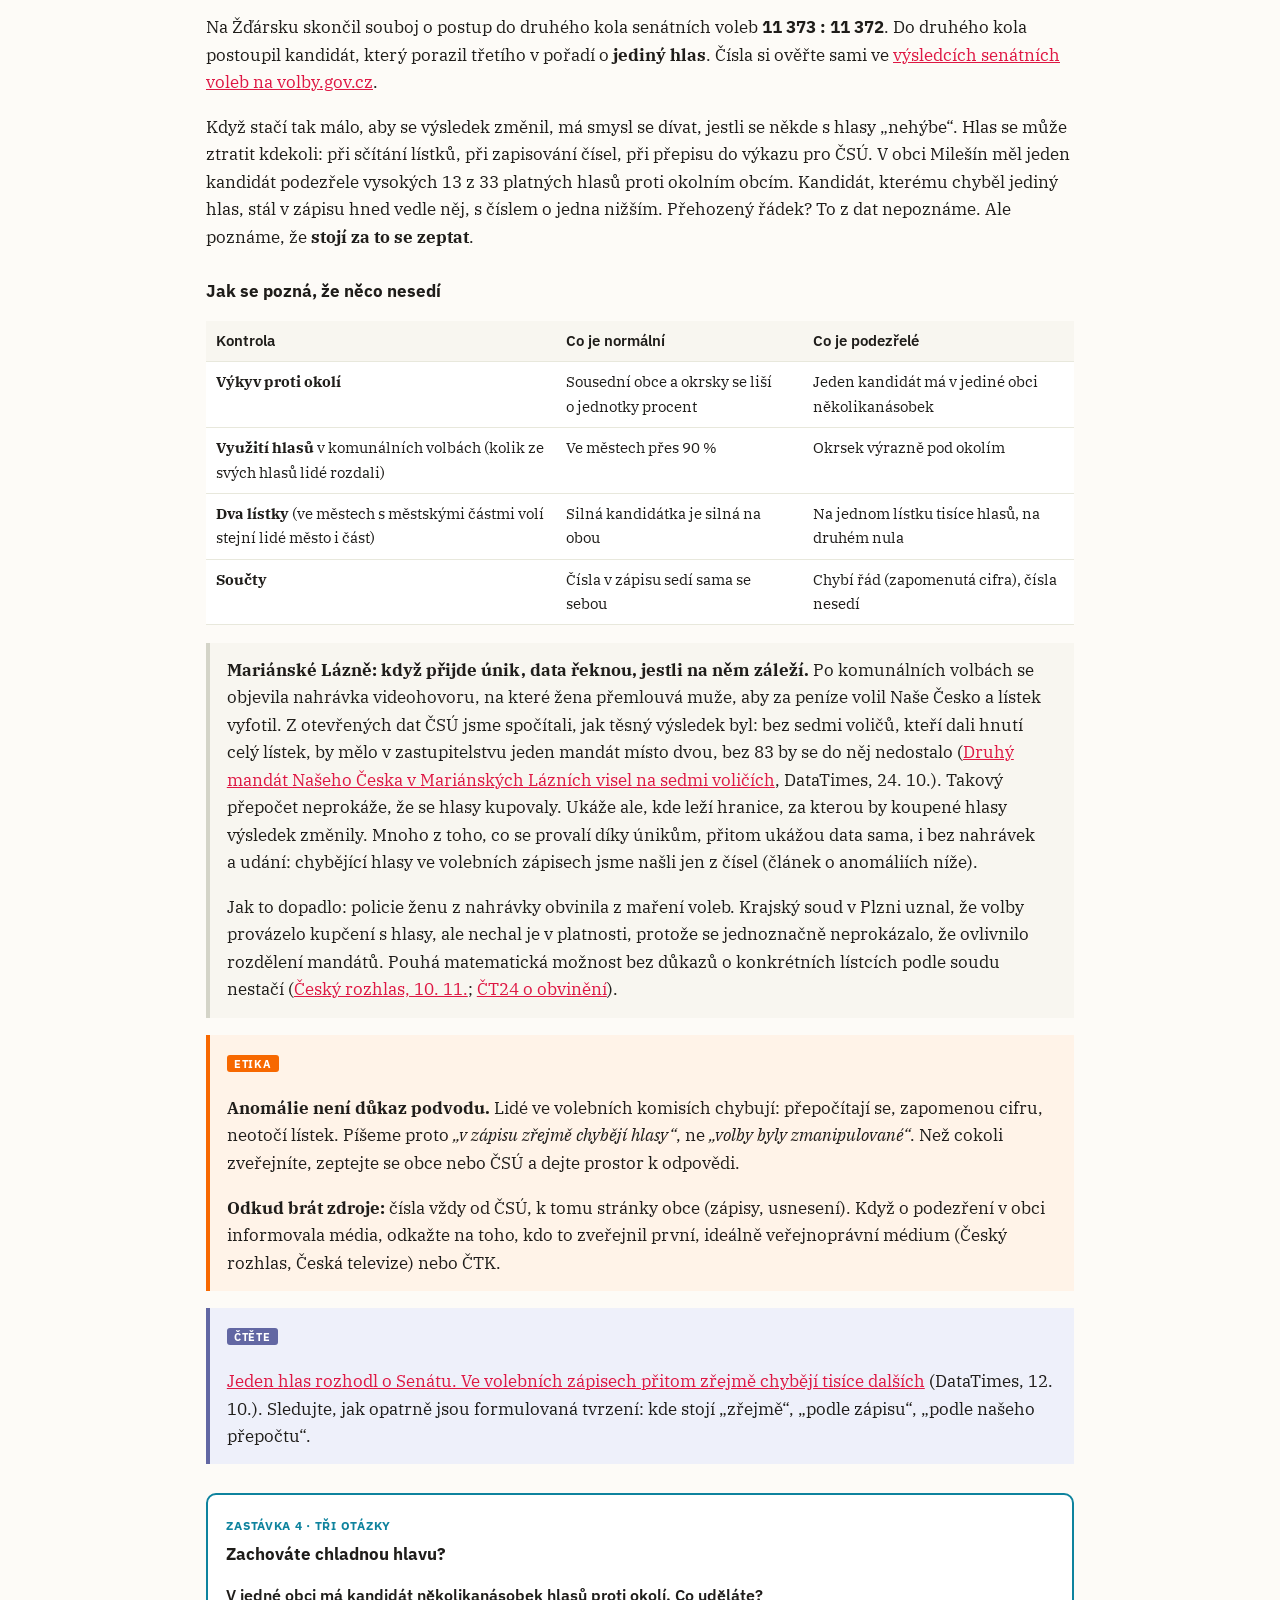
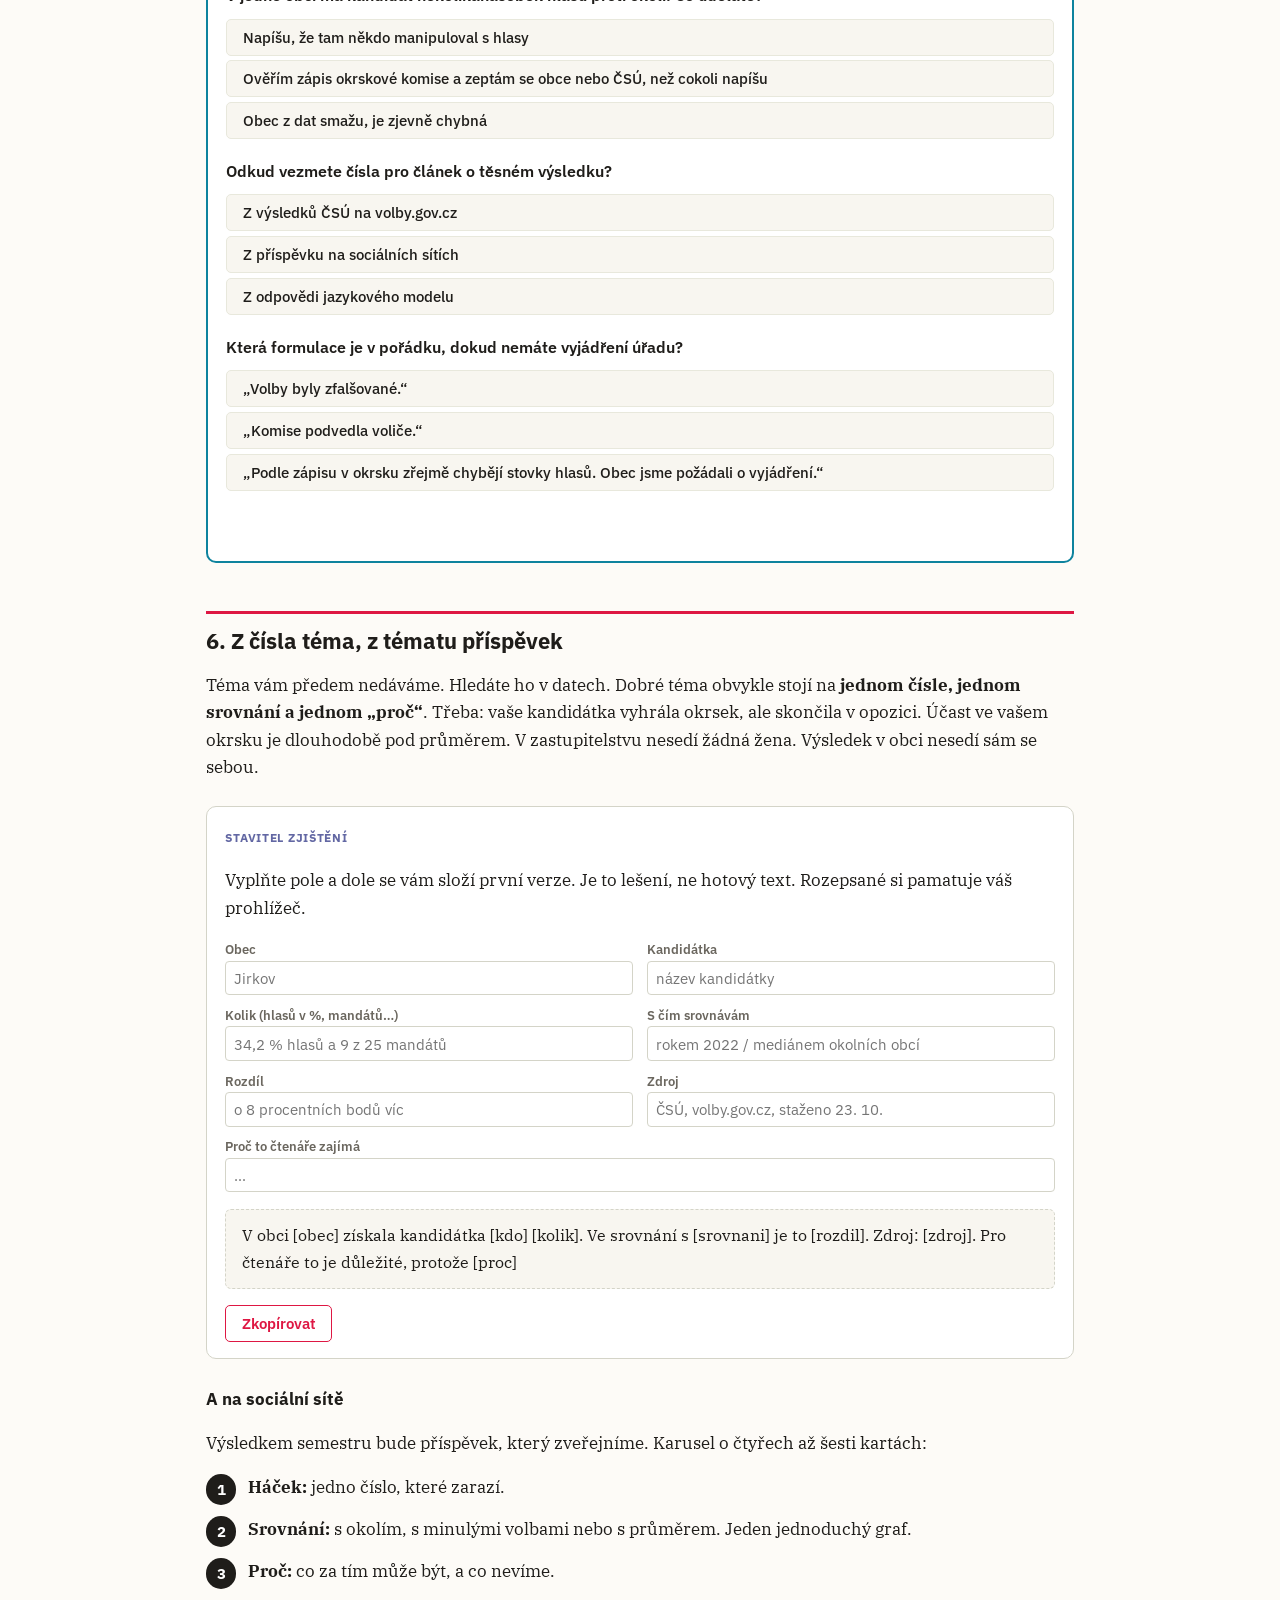
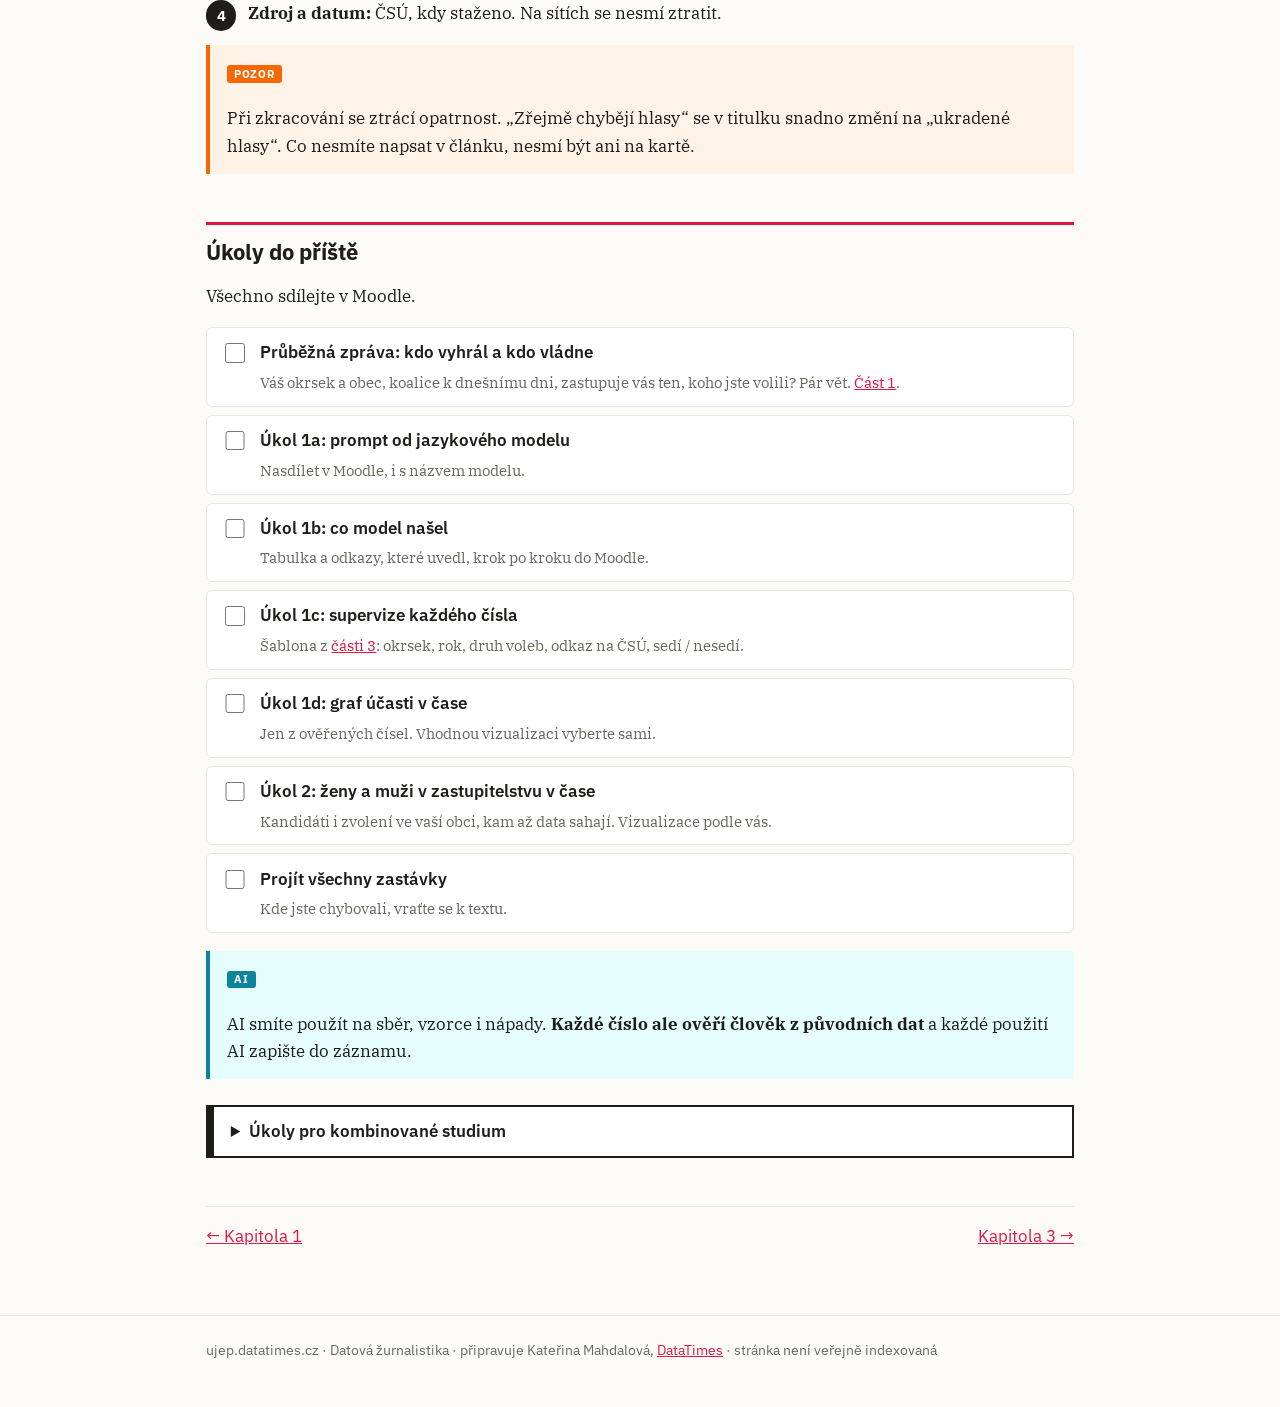
<file: datova-zurnalistika/kapitola-2/index.html>
<!doctype html>
<html lang="cs">
<head>
<meta charset="utf-8">
<meta name="viewport" content="width=device-width, initial-scale=1">
<meta name="robots" content="noindex, nofollow">
<title>Kdo vyhrál, kdo vládne, kdo přišel · Kapitola 2</title>
<link rel="icon" href="../../assets/favicon.svg" type="image/svg+xml">
<link rel="apple-touch-icon" href="../../assets/datatimes-logo.png">
<link rel="preconnect" href="https://fonts.googleapis.com">
<link rel="preconnect" href="https://fonts.gstatic.com" crossorigin>
<link rel="stylesheet" href="https://fonts.googleapis.com/css2?family=IBM+Plex+Sans:wght@400;500;600;700&family=IBM+Plex+Serif:ital,wght@0,400;0,600;1,400&display=swap">
<link rel="stylesheet" href="../../assets/style.css">
</head>
<body>
<div class="progress" aria-hidden="true"></div>
<header class="top"><div class="wrap">
  <a class="brand" href="../../index.html"><img class="ujep" src="../../assets/ujep-logo.svg" alt="UJEP"><span class="x">&amp;</span><img src="../../assets/datatimes-logo.png" alt="">DataTimes</a>
  <nav>
    <a href="../../index.html">Osnova</a>
    <a href="../kapitola-1/index.html">Kapitola 1</a>
    <a href="index.html" aria-current="page">Kapitola 2</a>
    <a href="../kapitola-3/index.html">Kapitola 3</a>
    <a href="../kapitola-4/index.html">Kapitola 4</a>
    <a href="../kombinovane/index.html">Kombinované</a>
  </nav>
</div></header>

<section class="hero"><div class="wrap">
  <p class="crumbs"><a href="../../index.html">Datová žurnalistika</a> › Kapitola 2</p>
  <p class="lbl">Kapitola 2 · dva týdny po volbách</p>
  <h1>Kdo vyhrál, kdo vládne a&nbsp;kdo přišel k&nbsp;volbám</h1>
  <p>Minule jste si mimo jiné na webu Českého statistického úřadu <a href="https://volby.gov.cz/" style="color:#fff">volby.gov.cz</a> vyhledali svůj okrsek a&nbsp;zjišťovali, kdo kandiduje. Všímali jste si, jestli jsou to muži, nebo ženy, jaký mají věk, případně profesi. Teď jsou výsledky sečtené, druhé kolo senátních voleb je za námi a&nbsp;můžeme se ptát dál.</p>
</div></section>

<main class="wrap">

<div class="key">
  <span class="tag">Co si odnesete</span>
  <ul>
    <li>Víte, kdo vyhrál ve vašem okrsku a&nbsp;obci, kdo bude vládnout a&nbsp;jestli vás zastupuje ten, koho jste volili.</li>
    <li>Sestavíte řadu volební účasti ve svém okrsku a&nbsp;uděláte z&nbsp;ní graf. Čísla, která za vás najde jazykový model, umíte ověřit.</li>
    <li>Víte, jak jsou v&nbsp;zastupitelstvu vaší obce zastoupené ženy a&nbsp;muži a&nbsp;jak se to vyvíjelo.</li>
    <li>Rozumíte, proč může rozhodnout jediný hlas, a&nbsp;poznáte podezřelé číslo. Víte, proč „chyba v&nbsp;zápisu“ není „manipulace“.</li>
    <li>Z&nbsp;čísla uděláte větu, kterou by šlo zveřejnit.</li>
  </ul>
</div>

<nav class="toc" aria-label="Obsah kapitoly">
  <span class="lbl">Obsah · asi 50 minut čtení + práce na datech</span>
  <ol>
    <li><a href="#vitez">Kdo vyhrál a&nbsp;kdo vládne</a><span class="t">10 min</span></li>
    <li><a href="#data">Kde vzít výsledky a&nbsp;kam je uložit</a><span class="t">8 min</span></li>
    <li><a href="#ucast">Úkol 1: Účast ve vašem okrsku v&nbsp;čase</a><span class="t">12 min + práce</span></li>
    <li><a href="#zeny">Úkol 2: Ženy a&nbsp;muži v&nbsp;zastupitelstvu</a><span class="t">5 min + práce</span></li>
    <li><a href="#hlas">Odbočka: Jeden hlas</a><span class="t">10 min</span></li>
    <li><a href="#tema">Z&nbsp;čísla téma, z&nbsp;tématu příspěvek</a><span class="t">5 min</span></li>
    <li><a href="#ukoly">Úkoly do příště</a></li>
  </ol>
</nav>

<!-- ============ 1 ============ -->
<h2 id="vitez">1. Kdo vyhrál a&nbsp;kdo vládne</h2>

<p>Začněte u&nbsp;sebe. Otevřete na volby.gov.cz výsledky svého okrsku a&nbsp;své obce a&nbsp;odpovězte si:</p>
<ul>
  <li><strong>Kdo vyhrál ve vašem okrsku?</strong> A&nbsp;je to stejná kandidátka, která vyhrála v&nbsp;celé obci?</li>
  <li><strong>Kdo bude vládnout?</strong> Je už ustavená koalice za celou obec? Kdo je v&nbsp;radě města, kdo bude starostou?</li>
  <li><strong>Zastupuje vás opravdu ten, koho jste volili?</strong> Je vaše kandidátka ve vládnoucí koalici, nebo vaši zastupitelé skončili v&nbsp;opozici?</li>
</ul>
<p>To jsou otázky, ze kterých se dá napsat <strong>průběžná zpráva</strong> hned teď. Nemusíte čekat, až bude všechno jasné. Stačí přesně napsat, co víte k&nbsp;dnešnímu dni.</p>

<h3>Hlasy nejsou voliči</h3>
<p>V&nbsp;obecních volbách má každý volič <strong>tolik hlasů, kolik členů má zastupitelstvo</strong>. Ve Vysoké Lhotě na Pelhřimovsku pět, v&nbsp;Ústí nad Labem 37, v&nbsp;Praze 65. Proto se součty hlasů z&nbsp;různých obcí <strong>nedají sčítat ani srovnávat</strong>. Srovnávají se <strong>procenta</strong> (podíl hlasů v&nbsp;dané obci) a&nbsp;<strong>mandáty</strong>. Do zastupitelstva se dostanou kandidátky s&nbsp;aspoň 5&nbsp;% hlasů a&nbsp;mandáty se mezi ně rozdělí poměrně.</p>

<div class="stats">
  <div class="stat"><b>51,3 %</b><span>hlasů získala v&nbsp;Ústí nad Labem kandidátka Jedno Ústí</span></div>
  <div class="stat"><b>22 z 37</b><span>mandátů, tedy většinu. Vládnout může sama.</span></div>
  <div class="stat"><b>13 → 6</b><span>mandátů ANO (z&nbsp;28,5 na 16,0 % hlasů proti roku 2022)</span></div>
</div>
<p class="sub">Zdroj: ČSÚ, zpracování DataTimes (<a href="https://www.mahdalova-skop.cz/clanek/volby-cr-2026-10-11-komunalni-volby-jak-volili-vasi-sousede">Jak volili vaši sousedé</a>, 11. 10.).</p>

<h3>Vítěz nemusí vládnout</h3>
<p>Většina v&nbsp;zastupitelstvu je <strong>polovina členů plus jeden</strong> (u&nbsp;lichého počtu zaokrouhleno dolů a&nbsp;plus jeden): z&nbsp;37 je to 19, z&nbsp;15 je to 8. Když nikdo nemá většinu sám, skládá se koalice. A&nbsp;vítěz voleb v&nbsp;ní být nemusí. Starostu nevolí lidé, ale zastupitelstvo na ustavujícím zasedání.</p>

<div class="tool" data-coalition>
  <span class="lbl">Kalkulačka koalic</span>
  <p>Předvyplněný je <strong>vymyšlený příklad</strong>. Přepište ho mandáty ze své obce.</p>
  <div class="seats">
    <input type="text" value="Sdružení A" aria-label="Kandidátka 1"><input type="number" min="0" value="6" aria-label="Mandáty 1">
    <input type="text" value="Strana B" aria-label="Kandidátka 2"><input type="number" min="0" value="4" aria-label="Mandáty 2">
    <input type="text" value="Hnutí C" aria-label="Kandidátka 3"><input type="number" min="0" value="3" aria-label="Mandáty 3">
    <input type="text" value="Nezávislí D" aria-label="Kandidátka 4"><input type="number" min="0" value="2" aria-label="Mandáty 4">
    <input type="text" value="" placeholder="další kandidátka" aria-label="Kandidátka 5"><input type="number" min="0" value="" aria-label="Mandáty 5">
    <input type="text" value="" placeholder="další kandidátka" aria-label="Kandidátka 6"><input type="number" min="0" value="" aria-label="Mandáty 6">
    <input type="text" value="" placeholder="další kandidátka" aria-label="Kandidátka 7"><input type="number" min="0" value="" aria-label="Mandáty 7">
  </div>
  <div class="coal-out" aria-live="polite"></div>
  <p class="sub" style="margin:.6rem 0 0">V&nbsp;příkladu může vládnout i&nbsp;koalice B + C + D bez vítěze A. Matematicky možná koalice ještě neznamená, že vznikne. To zjistíte jen tak, že se zeptáte.</p>
</div>

<div class="warn">
  <span class="tag">Pozor</span>
  <p><strong>Celostátní „výsledek“ komunálních voleb neexistuje.</strong> Strany nekandidují všude: Motoristé měli kandidátky ve 37 ze 6 254 obcí. A&nbsp;počet křesel přeceňuje malé obce: nezávislí mají na radnicích tři čtvrtiny křesel, zastupují ale zhruba třetinu voličů (36&nbsp;%).</p>
</div>

<div class="deep">
  <span class="tag">Čtěte</span>
  <p><a href="https://www.mahdalova-skop.cz/clanek/volby-cr-2026-10-19-komu-patri-cesko-po-komunalnich-volbach">Nezávislí mají na radnicích tři čtvrtiny křesel, zastupují ale jenom třetinu voličů</a> (DataTimes, 19. 10.). Tři způsoby, jak shrnout komunální volby za celou republiku, a&nbsp;proč každý odpovídá na jinou otázku.</p>
</div>

<section class="quiz" aria-labelledby="z1">
  <span class="lbl">Zastávka 1 · tři otázky</span>
  <h3 id="z1">Rozumíte tomu, kdo vyhrál?</h3>
  <fieldset class="qq" data-answer="2">
    <legend>Strana X dostala v&nbsp;Brně víc hlasů než v&nbsp;celém okrese Louny dohromady. Co z&nbsp;toho plyne?</legend>
    <button>Brňané ji podporují víc než Lounští</button>
    <button>Strana X roste</button>
    <button>Skoro nic: v&nbsp;Brně má každý volič 55 hlasů, v&nbsp;malých obcích pár. Srovnávají se procenta, ne součty hlasů.</button>
    <p class="why">Počet hlasů na voliče závisí na velikosti zastupitelstva. <a href="#vitez">Hlasy nejsou voliči</a>.</p>
  </fieldset>
  <fieldset class="qq" data-answer="1">
    <legend>Zastupitelstvo má 21 členů. Kolik mandátů potřebuje koalice k&nbsp;většině?</legend>
    <button>10</button>
    <button>11</button>
    <button>12</button>
    <p class="why">Polovina z&nbsp;21 je 10,5, dolů na 10 a&nbsp;plus jeden = 11. <a href="#vitez">Vítěz nemusí vládnout</a>.</p>
  </fieldset>
  <fieldset class="qq" data-answer="0">
    <legend>Vaše kandidátka vyhrála ve vašem okrsku, ale v&nbsp;obci skončila v&nbsp;opozici. Co to znamená pro průběžnou zprávu?</legend>
    <button>Je to zpráva: lidé z&nbsp;vašeho okrsku nebudou mít „své“ zastupitele u&nbsp;moci. Napíšete, jak to je k&nbsp;dnešnímu dni.</button>
    <button>Nic, okrsek nehraje roli</button>
    <button>Musíte počkat do konce volebního období</button>
    <p class="why">Rozdíl mezi tím, koho okrsek volil, a&nbsp;tím, kdo vládne, je přesně ta otázka „zastupuje vás ten, koho jste volili?“. <a href="#vitez">Zpět</a>.</p>
  </fieldset>
  <p class="score" aria-live="polite"></p>
</section>

<!-- ============ 2 ============ -->
<h2 id="data">2. Kde vzít výsledky a&nbsp;kam je uložit</h2>

<p>Výsledky voleb zveřejňuje <strong>Český statistický úřad</strong> na volby.gov.cz (dřív volby.cz) ve dvou podobách:</p>

<div class="table-wrap"><table>
  <tr><th></th><th>Výsledková aplikace</th><th>Otevřená data</th></tr>
  <tr><td><strong>Co to je</strong></td><td>Stránky s&nbsp;tabulkami pro jednu obec, okrsek nebo obvod</td><td>Celé tabulky za celou republiku ke stažení (CSV, XML) s&nbsp;popisem sloupců</td></tr>
  <tr><td><strong>Kdy po ní sáhnout</strong></td><td>Chcete rychle vědět, jak to dopadlo v&nbsp;jedné obci. Ověřujete jedno číslo.</td><td>Chcete srovnávat: obce, okrsky, roky. Chcete počítat.</td></tr>
  <tr><td><strong>Komunální volby 2026</strong></td><td><a href="https://volby.gov.cz/app/kv2026/cs/20261009/home">volby.gov.cz/app/kv2026</a></td><td><a href="https://volby.gov.cz/opendata/kv2026/kv2026_opendata.htm">volby.gov.cz/opendata/kv2026</a></td></tr>
  <tr><td><strong>Senát 2026</strong></td><td><a href="https://volby.gov.cz/app/senat/20261009/cs/results">volby.gov.cz/app/senat</a></td><td><a href="https://volby.gov.cz/opendata/se2026/se2026_opendata.htm">volby.gov.cz/opendata/se2026</a></td></tr>
  <tr><td><strong>Starší volby</strong></td><td colspan="2"><a href="https://volby.gov.cz/">volby.gov.cz</a> → vyberte druh voleb a&nbsp;rok. Jak daleko do minulosti sahají výsledky za okrsky, se u&nbsp;jednotlivých voleb liší.</td></tr>
</table></div>

<p>Otevřená data se skládají z&nbsp;několika souborů, které do sebe zapadají jako puzzle: výsledky, seznam kandidátek a&nbsp;<strong>číselníky</strong>, které kódům přiřazují jména. Ve výsledcích často nestojí „Ústí nad Labem“, ale kód obce. Ke každé sadě je i&nbsp;popis struktury. Ten si přečtěte dřív, než začnete počítat.</p>

<h3>Kam data uložit</h3>
<ol class="steps">
  <li><strong>Založte si složku projektu</strong> (na disku nebo na Google Disku) a&nbsp;v&nbsp;ní dvě podsložky: <code>puvodni</code> a&nbsp;<code>pracovni</code>.</li>
  <li><strong>Stažený soubor dejte do <code>puvodni</code> a&nbsp;už na něj nesahejte.</strong></li>
  <li><strong>Do záznamu úprav zapište první řádek:</strong> odkud data jsou (přesný odkaz), kdy jste je stáhli a&nbsp;co v&nbsp;nich je.</li>
  <li><strong>Pracujte jen v&nbsp;kopii</strong> v&nbsp;<code>pracovni</code>. Každou úpravu zapište do záznamu úprav.</li>
</ol>

<h3>Nemám Office. V&nbsp;čem to otevřu?</h3>
<p>Stačí <strong>Google Sheets</strong> (zdarma, v&nbsp;prohlížeči), případně <strong>LibreOffice Calc</strong> (zdarma ke stažení).</p>

<div class="tip">
  <span class="tag">Návod</span>
  <p><strong>CSV do Google Sheets ve čtyřech krocích</strong></p>
  <ol>
    <li>Nejdřív <em>Soubor → Nastavení → Národní prostředí: Česko</em>. Jinak bude tabulka brát desetinnou čárku jako text.</li>
    <li><em>Soubor → Importovat → Nahrát</em> a&nbsp;vyberte CSV (zip nejdřív rozbalte).</li>
    <li>Typ oddělovače: <em>Zjistit automaticky</em>. Když se všechno slije do jednoho sloupce, zkuste středník nebo čárku.</li>
    <li>Čísla musí být zarovnaná vpravo (= čísla), ne vlevo (= text). Když čeština vypadá rozsypaně, otevřete soubor v&nbsp;LibreOffice Calc, kde se kódování volí při otevření, a&nbsp;uložte ho jako UTF-8.</li>
  </ol>
</div>

<details>
  <summary>Vzorce, které budete potřebovat nejčastěji</summary>
  <div class="table-wrap"><table>
    <tr><th>Na co</th><th>Vzorec (Google Sheets, české prostředí)</th></tr>
    <tr><td>Podíl hlasů kandidátky</td><td><code>=B2/SUMA($B$2:$B$12)</code>, pak formát procenta</td></tr>
    <tr><td>Účast</td><td><code>=vydané_obálky/voliči_v_seznamu</code></td></tr>
    <tr><td>Změna v&nbsp;procentních bodech</td><td><code>=(C2-D2)*100</code>, pokud C a&nbsp;D jsou podíly</td></tr>
    <tr><td>Medián okolních obcí</td><td><code>=MEDIAN(E2:E40)</code></td></tr>
    <tr><td>Součet jen pro jednu stranu</td><td><code>=SUMIF(A:A;"ANO 2011";B:B)</code></td></tr>
  </table></div>
  <p>V&nbsp;českém prostředí se argumenty oddělují středníkem.</p>
</details>

<!-- ============ 3 ============ -->
<h2 id="ucast">3. Úkol 1: Účast ve vašem okrsku v&nbsp;čase</h2>

<p>Podívejte se, jaká byla u&nbsp;vás účast letos. Pak jaká byla minule, v&nbsp;komunálních volbách 2022. A&nbsp;pak jaká byla ve stejném okrsku ve sněmovních volbách. Chci vidět <strong>všechny volební účasti ve vašem okrsku, kam až data sahají</strong>, poskládané do řady. Z&nbsp;řady pak uděláte graf: vyberte vhodnou vizualizaci a&nbsp;sestavte ho.</p>

<h3>Tentokrát s&nbsp;jazykovým modelem</h3>
<p>Na sběr čísel využijete jazykový model. Ten nejlepší, který máte k&nbsp;dispozici, nebo o&nbsp;kterém si myslíte, že je nejlepší. Nejde o&nbsp;to, aby práci udělal za vás. Jde o&nbsp;to, abyste si vyzkoušeli, <strong>co model najde a&nbsp;kde se splete</strong>. Postup:</p>

<ol class="steps">
  <li><strong>Nechte model sestavit prompt.</strong> Napište mu, co potřebujete (účast v&nbsp;konkrétním okrsku ve všech volbách, kam data sahají, se zdrojem u&nbsp;každého čísla), a&nbsp;požádejte ho, ať vám k&nbsp;tomu napíše co nejlepší zadání.</li>
  <li><strong>Prompt nasdílejte v&nbsp;Moodle.</strong> Podíváme se na ně spolu a&nbsp;porovnáme, co kdo zadal.</li>
  <li><strong>Spusťte ho a&nbsp;krok po kroku sdílejte v&nbsp;Moodle,</strong> co vám model našel. Celou tabulku i&nbsp;odkazy, které uvedl.</li>
  <li><strong>Supervize: každé číslo ověřte.</strong> Teď přichází vaše práce. U&nbsp;každého čísla dohledejte na volby.gov.cz, jestli opravdu sedí.</li>
  <li><strong>Graf.</strong> Až z&nbsp;ověřených čísel.</li>
</ol>

<div class="warn">
  <span class="tag">Supervize</span>
  <p>Na co se u&nbsp;každého čísla ptát:</p>
  <ul>
    <li><strong>Je to opravdu váš okrsek?</strong> Čísla okrsků se mezi volbami mění a&nbsp;okrsek 3 v&nbsp;roce 2018 nemusí být stejné místo jako okrsek 3 dnes. Model snadno vezme jiný okrsek, celou obec nebo jinou obec stejného jména.</li>
    <li><strong>Je to ve správném roce a&nbsp;u&nbsp;správných voleb?</strong> Komunální, sněmovní, senátní, krajské, prezidentské i&nbsp;evropské volby mají vlastní účast. U&nbsp;senátních a&nbsp;prezidentských i&nbsp;dvě kola.</li>
    <li><strong>Je to správná územní úroveň?</strong> Okrsek, obec, městský obvod, okres a&nbsp;kraj mají každý svou účast a&nbsp;často i&nbsp;stejné jméno. V&nbsp;komunálních volbách 2026 měl okres Ústí nad Labem účast 38,83 %, samotné město 34,99 % a&nbsp;okrsek 4017 ve městě 52,84 %. Napište vždy přesně, o&nbsp;které území jde.</li>
    <li><strong>Existuje zdroj?</strong> Odkaz, který model uvedl, otevřete. Vede tam, kam tvrdí? Je na něm to číslo? Odkaz na úvodní stránku (volby.cz, csu.gov.cz) zdroj není, zdroj je konkrétní tabulka. Z&nbsp;odkazů od modelu smažte všechno za otazníkem, třeba <code>?utm_source=chatgpt.com</code>.</li>
    <li><strong>Čísla od původce.</strong> Zpravodajské weby (Deník, iDNES, E15) čísla přebírají a&nbsp;někdy i&nbsp;s&nbsp;chybou nebo z&nbsp;neúplného sčítání. Číslo ověřte u&nbsp;ČSÚ, médium nanejvýš poslouží k&nbsp;tomu, abyste oficiální tabulku našli.</li>
    <li><strong>Co model neví, nesmí doplnit.</strong> Chybějící rok zůstane prázdný, ne odhadnutý.</li>
    <li><strong>Model si vymýšlí i&nbsp;souvislosti, nejen čísla.</strong> V&nbsp;odevzdaných úkolech se objevily „rekordní propad“ postavený na špatném čísle, nikde nedoložená volební kauza i&nbsp;celostátní účast prohozená mezi roky. Každé tvrzení, které model přidá k&nbsp;číslům (příčina, rekord, kauza), ověřte stejně jako číslo, nebo ho vyškrtněte.</li>
  </ul>
</div>

<div class="tip">
  <span class="tag">Šablona</span>
  <p>Tabulka pro supervizi. Zkopírujte si ji do Google Sheets a&nbsp;přiložte do Moodle:</p>
  <div class="table-wrap"><table>
    <tr><th>Volby</th><th>Rok (kolo)</th><th>Účast podle modelu</th><th>Účast podle ČSÚ</th><th>Odkaz na ČSÚ</th><th>Sedí?</th><th>Co bylo špatně</th></tr>
    <tr><td>komunální</td><td>2026</td><td></td><td></td><td></td><td></td><td></td></tr>
    <tr><td>komunální</td><td>2022</td><td></td><td></td><td></td><td></td><td></td></tr>
    <tr><td>sněmovní</td><td>2025</td><td></td><td></td><td></td><td></td><td></td></tr>
    <tr><td>…</td><td></td><td></td><td></td><td></td><td></td><td></td></tr>
  </table></div>
  <p>Využití AI zapište i&nbsp;do záznamu: jaký model, jaký prompt, co jste přijali, opravili a&nbsp;odmítli.</p>
</div>

<h3>S&nbsp;čím účast porovnat</h3>
<p>Číslo samo o&nbsp;sobě nic neříká. „Účast 28,5 %“ je zpráva teprve tehdy, když víte, s&nbsp;čím ji porovnat. A&nbsp;každé srovnání ukáže něco jiného:</p>
<ul>
  <li><strong>Komunální volby 2022:</strong> jestli účast u&nbsp;stejného druhu voleb roste, nebo klesá. Změnu uvádějte v&nbsp;<strong>procentních bodech</strong>: z&nbsp;45 na 40 % je pokles o&nbsp;5 p. b.</li>
  <li><strong>Sněmovní volby ve stejném okrsku:</strong> o&nbsp;kolik méně lidí zajímají volby místní než celostátní. A&nbsp;kdo z&nbsp;loňských voličů letos zůstal doma.</li>
  <li><strong>Okolí a&nbsp;podobné obce:</strong> jestli je váš okrsek nebo obec výjimečná. Malé obce srovnávejte s&nbsp;malými: ve vesnici se 150 voliči změní účast o&nbsp;10 p. b., když přijde o&nbsp;15 lidí víc nebo míň.</li>
  <li><strong>Celorepublikový průměr, dlouhodobě:</strong> v&nbsp;některých regionech je účast podprůměrná volby co volby. Pak už nejde o&nbsp;náhodu jednoho roku, ale o&nbsp;otázku: co lidi drží doma, a&nbsp;co je naopak mobilizuje?</li>
</ul>

<div class="stats">
  <div class="stat"><b>48,00 %</b><span>účast v&nbsp;komunálních volbách v&nbsp;Česku (2022: 46,07 %)</span></div>
  <div class="stat"><b>40,5 %</b><span>Ústecký kraj. Spolu s&nbsp;Karlovarským (40,4 %) jediné kraje, kde účast klesla.</span></div>
  <div class="stat"><b>27,5 %</b><span>Jirkov, nejnižší účast mezi většími městy. Pod 30 % jsou i&nbsp;Chomutov a&nbsp;Most.</span></div>
</div>
<p>Ústecký a&nbsp;Karlovarský kraj jsou pod republikovým průměrem dlouhodobě. Tady se volby potkávají s&nbsp;tématy, o&nbsp;kterých jsme mluvili minule: vzdělání, exekuce, chudoba. Jestli spolu souvisejí, a&nbsp;jak, je otázka na data, ne na dojem. A&nbsp;pozor: <a href="../kapitola-1/index.html#souvislosti">korelace není kauzalita</a>.</p>
<p class="sub">Zdroj: ČSÚ, zpracování DataTimes (<a href="https://www.mahdalova-skop.cz/clanek/volby-cr-2026-10-16-ucast-2022-2026">Účast v&nbsp;komunálních volbách stoupla na 48 %</a>, 16. 10.).</p>

<div class="deep">
  <span class="tag">Čtěte</span>
  <p><a href="https://www.mahdalova-skop.cz/clanek/volby-cr-2026-10-12-kdo-zustal-doma">Ke komunálním a&nbsp;senátním volbám nepřišla zhruba polovina loňských voličů ANO</a> (DataTimes, 12. 10.). Jak ze srovnání okrsků mezi sněmovními a&nbsp;komunálními volbami odhadnout, kdo zůstal doma, i&nbsp;když jednotlivé hlasy spojit s&nbsp;lidmi nejde.</p>
</div>

<section class="quiz" aria-labelledby="z2">
  <span class="lbl">Zastávka 2 · tři otázky</span>
  <h3 id="z2">Víte, jak s&nbsp;účastí pracovat?</h3>
  <fieldset class="qq" data-answer="all">
    <legend>S&nbsp;čím můžete porovnat letošní účast ve svém okrsku? (Zkuste si nejdřív odpovědět sami.)</legend>
    <button>S&nbsp;komunálními volbami 2022</button>
    <button>Se sněmovními volbami ve stejném okrsku</button>
    <button>S&nbsp;okolím a&nbsp;s&nbsp;podobnými obcemi</button>
    <button>S&nbsp;celorepublikovým průměrem, dlouhodobě</button>
    <div class="why">Správně jsou všechny. Každé srovnání odpovídá na jinou otázku:
      <ul>
        <li><strong>2022:</strong> roste, nebo klesá zájem o&nbsp;stejný druh voleb?</li>
        <li><strong>Sněmovní:</strong> o&nbsp;kolik méně lidí jde k&nbsp;místním volbám, a&nbsp;kdo zůstal doma?</li>
        <li><strong>Okolí:</strong> je váš okrsek výjimečný?</li>
        <li><strong>Republikový průměr dlouhodobě:</strong> je region trvale pod průměrem? Co lidi drží doma, nebo mobilizuje?</li>
      </ul>
      <a href="#ucast">S&nbsp;čím účast porovnat</a>.</div>
  </fieldset>
  <fieldset class="qq" data-answer="1">
    <legend>Účast v&nbsp;obci klesla z&nbsp;45 na 40 %. Jak to správně napíšete?</legend>
    <button>Účast klesla o&nbsp;5 %</button>
    <button>Účast klesla o&nbsp;5 procentních bodů</button>
    <button>Účast klesla o&nbsp;40 %</button>
    <p class="why">Rozdíl dvou procent je v&nbsp;procentních bodech. Relativně by to bylo o&nbsp;11 % méně. <a href="#ucast">Zpět</a>.</p>
  </fieldset>
  <fieldset class="qq" data-answer="2">
    <legend>Model vám našel účast ve vašem okrsku za rok 2010. Co ověříte jako první?</legend>
    <button>Nic, model je spolehlivý</button>
    <button>Jestli je číslo zaokrouhlené</button>
    <button>Jestli jde opravdu o&nbsp;váš okrsek (čísla okrsků se mění), správné volby a&nbsp;správný rok, a&nbsp;jestli zdroj existuje</button>
    <p class="why">Supervize znamená zkontrolovat každé jedno číslo proti ČSÚ. <a href="#ucast">Supervize</a>.</p>
  </fieldset>
  <p class="score" aria-live="polite"></p>
</section>

<!-- ============ 4 ============ -->
<h2 id="zeny">4. Úkol 2: Ženy a&nbsp;muži v&nbsp;zastupitelstvu</h2>

<p>Podívejte se, jak jsou mezi kandidáty a&nbsp;zvolenými ve vaší obci zastoupené ženy a&nbsp;muži. A&nbsp;zase vývoj v&nbsp;čase: od té doby, odkud jsou data o&nbsp;komunálních volbách ve vaší obci dostupná. Vizualizaci vymyslete sami, je to na vás.</p>
<div class="box">
  <p><strong>Okrsek, nebo obec?</strong> Do zastupitelstva se kandiduje za celou obec (ve velkých městech případně za městskou část), ne za okrsek. Proto tady pracujte s&nbsp;obcí, případně s&nbsp;městskou částí, ve které je váš okrsek.</p>
</div>
<p>Pro srovnání: v&nbsp;komunálních volbách 2022 tvořily ženy v&nbsp;Česku <strong>33,3&nbsp;%</strong> kandidátů a&nbsp;<strong>29,0&nbsp;%</strong> zvolených. Je vaše obec nad, nebo pod? A&nbsp;liší se podíl žen na kandidátkách a&nbsp;mezi zvolenými?</p>

<div class="deep">
  <span class="tag">Čtěte</span>
  <ul>
    <li><a href="https://www.mahdalova-skop.cz/clanek/volby-cr-2026-10-02-zeny-na-radnicich">Ženy na radnicích</a> (DataTimes, 2. 10.)</li>
    <li><a href="https://www.mahdalova-skop.cz/clanek/analyza-2025-03-08-zeny-v-politice-cim-vyse-tim-mene-zen">Ženy v&nbsp;politice: čím výš, tím méně žen</a> (DataTimes, 8. 3. 2025)</li>
    <li><a href="https://www.mahdalova-skop.cz/clanek/volby-cr-2026-10-15-profese-zastupitelu">Profese zastupitelů</a> (DataTimes, 15. 10.). Pokud vás minule zaujala povolání kandidátů.</li>
  </ul>
</div>

<section class="quiz" aria-labelledby="z3">
  <span class="lbl">Zastávka 3 · tři otázky</span>
  <h3 id="z3">Ženy a&nbsp;muži v&nbsp;datech</h3>
  <fieldset class="qq" data-answer="1">
    <legend>Za jakou jednotku zjišťujete, kolik žen kandidovalo do zastupitelstva?</legend>
    <button>Za volební okrsek</button>
    <button>Za obec (nebo městskou část)</button>
    <button>Za kraj</button>
    <p class="why">Kandidátky se podávají za obec, okrsek je jen místo, kde se hlasuje. <a href="#zeny">Okrsek, nebo obec?</a></p>
  </fieldset>
  <fieldset class="qq" data-answer="0">
    <legend>Ženy tvořily 33,3 % kandidátů a&nbsp;29,0 % zvolených. Jaký je rozdíl?</legend>
    <button>4,3 procentního bodu</button>
    <button>4,3 %</button>
    <button>13 procentních bodů</button>
    <p class="why">33,3 − 29,0 = 4,3 p. b. Relativně je to asi o&nbsp;13 % méně. <a href="#zeny">Zpět</a>.</p>
  </fieldset>
  <fieldset class="qq" data-answer="2">
    <legend>V&nbsp;obci se 7 zastupiteli přibyla jedna žena. Jak o&nbsp;tom napíšete?</legend>
    <button>„Podíl žen vzrostl o&nbsp;14 procentních bodů, rekord!“</button>
    <button>Nenapíšu nic, malé obce nejsou zajímavé</button>
    <button>Přesně: „Místo jedné ženy zasednou v&nbsp;sedmičlenném zastupitelstvu dvě.“ U&nbsp;malých čísel jsou počty srozumitelnější než procenta.</button>
    <p class="why">Procenta z&nbsp;malých čísel skáčou a&nbsp;přehánějí. <a href="#zeny">Zpět</a>.</p>
  </fieldset>
  <p class="score" aria-live="polite"></p>
</section>

<!-- ============ 5 ============ -->
<h2 id="hlas">5. Odbočka: Jeden hlas</h2>

<p>Na Žďársku skončil souboj o&nbsp;postup do druhého kola senátních voleb <strong class="num">11 373 : 11 372</strong>. Do druhého kola postoupil kandidát, který porazil třetího v&nbsp;pořadí o&nbsp;<strong>jediný hlas</strong>. Čísla si ověřte sami ve <a href="https://volby.gov.cz/app/senat/20261009/cs/results">výsledcích senátních voleb na volby.gov.cz</a>.</p>
<p>Když stačí tak málo, aby se výsledek změnil, má smysl se dívat, jestli se někde s&nbsp;hlasy „nehýbe“. Hlas se může ztratit kdekoli: při sčítání lístků, při zapisování čísel, při přepisu do výkazu pro ČSÚ. V&nbsp;obci Milešín měl jeden kandidát podezřele vysokých 13 z&nbsp;33 platných hlasů proti okolním obcím. Kandidát, kterému chyběl jediný hlas, stál v&nbsp;zápisu hned vedle něj, s&nbsp;číslem o&nbsp;jedna nižším. Přehozený řádek? To z&nbsp;dat nepoznáme. Ale poznáme, že <strong>stojí za to se zeptat</strong>.</p>

<h3>Jak se pozná, že něco nesedí</h3>
<div class="table-wrap"><table>
  <tr><th>Kontrola</th><th>Co je normální</th><th>Co je podezřelé</th></tr>
  <tr><td><strong>Výkyv proti okolí</strong></td><td>Sousední obce a&nbsp;okrsky se liší o&nbsp;jednotky procent</td><td>Jeden kandidát má v&nbsp;jediné obci několikanásobek</td></tr>
  <tr><td><strong>Využití hlasů</strong> v&nbsp;komunálních volbách (kolik ze svých hlasů lidé rozdali)</td><td>Ve městech přes 90 %</td><td>Okrsek výrazně pod okolím</td></tr>
  <tr><td><strong>Dva lístky</strong> (ve městech s&nbsp;městskými částmi volí stejní lidé město i&nbsp;část)</td><td>Silná kandidátka je silná na obou</td><td>Na jednom lístku tisíce hlasů, na druhém nula</td></tr>
  <tr><td><strong>Součty</strong></td><td>Čísla v&nbsp;zápisu sedí sama se sebou</td><td>Chybí řád (zapomenutá cifra), čísla nesedí</td></tr>
</table></div>

<div class="box">
  <p><strong>Mariánské Lázně: když přijde únik, data řeknou, jestli na něm záleží.</strong> Po komunálních volbách se objevila nahrávka videohovoru, na které žena přemlouvá muže, aby za peníze volil Naše Česko a&nbsp;lístek vyfotil. Z&nbsp;otevřených dat ČSÚ jsme spočítali, jak těsný výsledek byl: bez sedmi voličů, kteří dali hnutí celý lístek, by mělo v&nbsp;zastupitelstvu jeden mandát místo dvou, bez 83 by se do něj nedostalo (<a href="https://www.mahdalova-skop.cz/clanek/volby-cr-2026-10-24-marianske-lazne-kupovani-hlasu">Druhý mandát Našeho Česka v&nbsp;Mariánských Lázních visel na sedmi voličích</a>, DataTimes, 24. 10.). Takový přepočet neprokáže, že se hlasy kupovaly. Ukáže ale, kde leží hranice, za kterou by koupené hlasy výsledek změnily. Mnoho z&nbsp;toho, co se provalí díky únikům, přitom ukážou data sama, i&nbsp;bez nahrávek a&nbsp;udání: chybějící hlasy ve volebních zápisech jsme našli jen z&nbsp;čísel (článek o&nbsp;anomáliích níže).</p>
  <p>Jak to dopadlo: policie ženu z&nbsp;nahrávky obvinila z&nbsp;maření voleb. Krajský soud v&nbsp;Plzni uznal, že volby provázelo kupčení s&nbsp;hlasy, ale nechal je v&nbsp;platnosti, protože se jednoznačně neprokázalo, že ovlivnilo rozdělení mandátů. Pouhá matematická možnost bez důkazů o&nbsp;konkrétních lístcích podle soudu nestačí (<a href="https://www.irozhlas.cz/zpravy-domov/vysledky-voleb-v-marianskych-laznich-plati-i-pres-kupceni-s-hlasy-rozhodl-o-tom_2611101601_elv">Český rozhlas, 10. 11.</a>; <a href="https://ct24.ceskatelevize.cz/clanek/regiony/policiste-obvinili-zenu-z-mareni-voleb-v-marianskych-laznich-379271">ČT24 o&nbsp;obvinění</a>).</p>
</div>

<div class="warn">
  <span class="tag">Etika</span>
  <p><strong>Anomálie není důkaz podvodu.</strong> Lidé ve volebních komisích chybují: přepočítají se, zapomenou cifru, neotočí lístek. Píšeme proto <em>„v&nbsp;zápisu zřejmě chybějí hlasy“</em>, ne <em>„volby byly zmanipulované“</em>. Než cokoli zveřejníte, zeptejte se obce nebo ČSÚ a&nbsp;dejte prostor k&nbsp;odpovědi.</p>
  <p><strong>Odkud brát zdroje:</strong> čísla vždy od ČSÚ, k&nbsp;tomu stránky obce (zápisy, usnesení). Když o&nbsp;podezření v&nbsp;obci informovala média, odkažte na toho, kdo to zveřejnil první, ideálně veřejnoprávní médium (Český rozhlas, Česká televize) nebo ČTK.</p>
</div>

<div class="deep">
  <span class="tag">Čtěte</span>
  <p><a href="https://www.mahdalova-skop.cz/clanek/volby-cr-2026-10-12-anomalie-ve-vysledcich">Jeden hlas rozhodl o&nbsp;Senátu. Ve volebních zápisech přitom zřejmě chybějí tisíce dalších</a> (DataTimes, 12. 10.). Sledujte, jak opatrně jsou formulovaná tvrzení: kde stojí „zřejmě“, „podle zápisu“, „podle našeho přepočtu“.</p>
</div>

<section class="quiz" aria-labelledby="z4">
  <span class="lbl">Zastávka 4 · tři otázky</span>
  <h3 id="z4">Zachováte chladnou hlavu?</h3>
  <fieldset class="qq" data-answer="1">
    <legend>V&nbsp;jedné obci má kandidát několikanásobek hlasů proti okolí. Co uděláte?</legend>
    <button>Napíšu, že tam někdo manipuloval s&nbsp;hlasy</button>
    <button>Ověřím zápis okrskové komise a&nbsp;zeptám se obce nebo ČSÚ, než cokoli napíšu</button>
    <button>Obec z&nbsp;dat smažu, je zjevně chybná</button>
    <p class="why">Anomálii ověřujeme, nemažeme a&nbsp;neobviňujeme. <a href="#hlas">Etika</a>.</p>
  </fieldset>
  <fieldset class="qq" data-answer="0">
    <legend>Odkud vezmete čísla pro článek o&nbsp;těsném výsledku?</legend>
    <button>Z&nbsp;výsledků ČSÚ na volby.gov.cz</button>
    <button>Z&nbsp;příspěvku na sociálních sítích</button>
    <button>Z&nbsp;odpovědi jazykového modelu</button>
    <p class="why">Čísla vždy od původce, tedy od ČSÚ. <a href="#hlas">Odbočka</a>.</p>
  </fieldset>
  <fieldset class="qq" data-answer="2">
    <legend>Která formulace je v&nbsp;pořádku, dokud nemáte vyjádření úřadu?</legend>
    <button>„Volby byly zfalšované.“</button>
    <button>„Komise podvedla voliče.“</button>
    <button>„Podle zápisu v&nbsp;okrsku zřejmě chybějí stovky hlasů. Obec jsme požádali o&nbsp;vyjádření.“</button>
    <p class="why">Popisujeme, co data ukazují, a&nbsp;přiznáme, co nevíme. <a href="#hlas">Zpět</a>.</p>
  </fieldset>
  <p class="score" aria-live="polite"></p>
</section>

<!-- ============ 6 ============ -->
<h2 id="tema">6. Z&nbsp;čísla téma, z&nbsp;tématu příspěvek</h2>

<p>Téma vám předem nedáváme. Hledáte ho v&nbsp;datech. Dobré téma obvykle stojí na <strong>jednom čísle, jednom srovnání a&nbsp;jednom „proč“</strong>. Třeba: vaše kandidátka vyhrála okrsek, ale skončila v&nbsp;opozici. Účast ve vašem okrsku je dlouhodobě pod průměrem. V&nbsp;zastupitelstvu nesedí žádná žena. Výsledek v&nbsp;obci nesedí sám se sebou.</p>

<div class="tool" data-sentence="ujep-k2-veta">
  <span class="lbl">Stavitel zjištění</span>
  <p>Vyplňte pole a&nbsp;dole se vám složí první verze. Je to lešení, ne hotový text. Rozepsané si pamatuje váš prohlížeč.</p>
  <div class="form">
    <div><label for="f1">Obec</label><input id="f1" type="text" data-f="obec" placeholder="Jirkov"></div>
    <div><label for="f2">Kandidátka</label><input id="f2" type="text" data-f="kdo" placeholder="název kandidátky"></div>
    <div><label for="f3">Kolik (hlasů v %, mandátů…)</label><input id="f3" type="text" data-f="kolik" placeholder="34,2 % hlasů a 9 z 25 mandátů"></div>
    <div><label for="f4">S&nbsp;čím srovnávám</label><input id="f4" type="text" data-f="srovnani" placeholder="rokem 2022 / mediánem okolních obcí"></div>
    <div><label for="f5">Rozdíl</label><input id="f5" type="text" data-f="rozdil" placeholder="o 8 procentních bodů víc"></div>
    <div><label for="f6">Zdroj</label><input id="f6" type="text" data-f="zdroj" placeholder="ČSÚ, volby.gov.cz, staženo 23. 10."></div>
    <div class="full"><label for="f7">Proč to čtenáře zajímá</label><input id="f7" type="text" data-f="proc" placeholder="…"></div>
  </div>
  <p class="draft" aria-live="polite"></p>
  <button class="ghost copy">Zkopírovat</button>
</div>

<h3>A&nbsp;na sociální sítě</h3>
<p>Výsledkem semestru bude příspěvek, který zveřejníme. Karusel o&nbsp;čtyřech až šesti kartách:</p>
<ol class="steps">
  <li><strong>Háček:</strong> jedno číslo, které zarazí.</li>
  <li><strong>Srovnání:</strong> s&nbsp;okolím, s&nbsp;minulými volbami nebo s&nbsp;průměrem. Jeden jednoduchý graf.</li>
  <li><strong>Proč:</strong> co za tím může být, a&nbsp;co nevíme.</li>
  <li><strong>Zdroj a&nbsp;datum:</strong> ČSÚ, kdy staženo. Na sítích se nesmí ztratit.</li>
</ol>
<div class="warn">
  <span class="tag">Pozor</span>
  <p>Při zkracování se ztrácí opatrnost. „Zřejmě chybějí hlasy“ se v&nbsp;titulku snadno změní na „ukradené hlasy“. Co nesmíte napsat v&nbsp;článku, nesmí být ani na kartě.</p>
</div>

<!-- ============ úkoly ============ -->
<h2 id="ukoly">Úkoly do příště</h2>
<p>Všechno sdílejte v&nbsp;Moodle.</p>
<ul class="tasks" data-store="ujep-k2-ukoly">
  <li data-id="zprava"><input type="checkbox" aria-label="Hotovo"><span class="what">Průběžná zpráva: kdo vyhrál a&nbsp;kdo vládne</span><span class="how">Váš okrsek a&nbsp;obec, koalice k&nbsp;dnešnímu dni, zastupuje vás ten, koho jste volili? Pár vět. <a href="#vitez">Část 1</a>.</span></li>
  <li data-id="prompt"><input type="checkbox" aria-label="Hotovo"><span class="what">Úkol 1a: prompt od jazykového modelu</span><span class="how">Nasdílet v&nbsp;Moodle, i&nbsp;s&nbsp;názvem modelu.</span></li>
  <li data-id="nasel"><input type="checkbox" aria-label="Hotovo"><span class="what">Úkol 1b: co model našel</span><span class="how">Tabulka a&nbsp;odkazy, které uvedl, krok po kroku do Moodle.</span></li>
  <li data-id="supervize"><input type="checkbox" aria-label="Hotovo"><span class="what">Úkol 1c: supervize každého čísla</span><span class="how">Šablona z&nbsp;<a href="#ucast">části 3</a>: okrsek, rok, druh voleb, odkaz na ČSÚ, sedí / nesedí.</span></li>
  <li data-id="graf1"><input type="checkbox" aria-label="Hotovo"><span class="what">Úkol 1d: graf účasti v&nbsp;čase</span><span class="how">Jen z&nbsp;ověřených čísel. Vhodnou vizualizaci vyberte sami.</span></li>
  <li data-id="zeny"><input type="checkbox" aria-label="Hotovo"><span class="what">Úkol 2: ženy a&nbsp;muži v&nbsp;zastupitelstvu v&nbsp;čase</span><span class="how">Kandidáti i&nbsp;zvolení ve vaší obci, kam až data sahají. Vizualizace podle vás.</span></li>
  <li data-id="kvizy"><input type="checkbox" aria-label="Hotovo"><span class="what">Projít všechny zastávky</span><span class="how">Kde jste chybovali, vraťte se k&nbsp;textu.</span></li>
</ul>

<div class="tip">
  <span class="tag">AI</span>
  <p>AI smíte použít na sběr, vzorce i&nbsp;nápady. <strong>Každé číslo ale ověří člověk z&nbsp;původních dat</strong> a&nbsp;každé použití AI zapište do záznamu.</p>
</div>

<details class="komb" id="kombinovane">
  <summary>Úkoly pro kombinované studium</summary>
  <p><strong>Úkol 2, termín pátek 27.&nbsp;11.</strong></p>
  <p>Vypracujte ho do podzáložky 2 ve svém tabu ve <a href="https://docs.google.com/document/d/1703SvQGwA_kmcyU5F6ka8LKkZ_LxSCmZleSrb0bHqHY/edit?tab=t.48znoq6bem8n" target="_blank" rel="noopener">sdíleném Google dokumentu</a>. Tab jste si založili v&nbsp;<a href="../kapitola-1/index.html#kombinovane">kapitole 1</a>.</p>
  <ol class="steps">
    <li><strong>Průběžná zpráva</strong> o&nbsp;5 až 8 větách. Kdo vyhrál ve vašem okrsku a&nbsp;kdo v&nbsp;obci? Kdo vládne (koalice, starosta k&nbsp;dnešnímu dni)? Zastupuje vás ten, koho jste volili? Ke každému číslu odkaz na zdroj. <a href="#vitez">Část 1</a>.</li>
    <li><strong>Složka projektu</strong> s&nbsp;podsložkami <code>puvodni</code> a&nbsp;<code>pracovni</code> a&nbsp;záznam úprav. <a href="#data">Část 2</a>.</li>
    <li><strong>Účast ve vašem okrsku v&nbsp;čase s&nbsp;jazykovým modelem.</strong> Nechte model napsat prompt na sběr účasti ve všech volbách, kam data sahají, a&nbsp;spusťte ho. Každé číslo ověřte na volby.gov.cz v&nbsp;tabulce pro supervizi a&nbsp;z&nbsp;ověřených čísel vytvořte graf. <a href="#ucast">Část 3</a>.</li>
    <li><strong>Komentář</strong> o&nbsp;5 až 8 větách: kde se model spletl, jak jste to poznali a&nbsp;co by se stalo, kdyby chyba prošla do článku.</li>
    <li><strong>Dvě srovnání.</strong> Porovnejte účast ve svém okrsku aspoň se dvěma srovnáními z&nbsp;části <a href="#ucast">S&nbsp;čím účast porovnat</a> a&nbsp;ke každému napište, na jakou otázku odpovídá.</li>
    <li><strong>Ženy a&nbsp;muži ve vaší obci.</strong> Kolik jich kandidovalo a&nbsp;kolik bylo zvoleno, kam až data sahají. Vizualizaci zvolte sami a&nbsp;srovnejte s&nbsp;Českem (2022: 33,3 % kandidátů, 29,0 % zvolených). <a href="#zeny">Část 4</a>.</li>
    <li><strong>Čtení s&nbsp;tužkou.</strong> V&nbsp;článku <a href="https://www.mahdalova-skop.cz/clanek/volby-cr-2026-10-12-anomalie-ve-vysledcich">Jeden hlas rozhodl o&nbsp;Senátu</a> najděte tři formulace, kterými se text jistí („zřejmě“, „podle zápisu“…). U&nbsp;každé napište, co by věta bez ní tvrdila. <a href="#hlas">Část 5</a>.</li>
    <li><strong>Dvě až tři zjištění.</strong> Ze všeho, co máte, vyberte dvě až tři ověřená zjištění. Každé napište jednou větou (pomůže Stavitel zjištění) a&nbsp;připište omezení: malá čísla, skrytá proměnná, korelace není kauzalita, chybějící roky. <a href="#tema">Část 6</a>.</li>
  </ol>
  <ul class="tasks" data-store="ujep-k2-komb">
    <li data-id="zprava"><input type="checkbox" aria-label="Hotovo"><span class="what">Průběžná zpráva</span><span class="how">5 až 8 vět, u&nbsp;každého čísla zdroj.</span></li>
    <li data-id="ucast"><input type="checkbox" aria-label="Hotovo"><span class="what">Účast v&nbsp;čase</span><span class="how">Prompt s&nbsp;názvem modelu, co model našel, tabulka pro supervizi, graf z&nbsp;ověřených čísel, záznam úprav.</span></li>
    <li data-id="komentar"><input type="checkbox" aria-label="Hotovo"><span class="what">Komentář k&nbsp;chybám modelu a&nbsp;dvě srovnání</span><span class="how">Co model spletl, jak jste to poznali, s&nbsp;čím účast srovnáváte.</span></li>
    <li data-id="zeny"><input type="checkbox" aria-label="Hotovo"><span class="what">Ženy a&nbsp;muži v&nbsp;čase</span><span class="how">Kandidáti i&nbsp;zvolení, vizualizace, srovnání s&nbsp;Českem.</span></li>
    <li data-id="formulace"><input type="checkbox" aria-label="Hotovo"><span class="what">Tři jistící formulace</span><span class="how">Citace z&nbsp;článku a&nbsp;co by věta bez ní tvrdila.</span></li>
    <li data-id="zjisteni"><input type="checkbox" aria-label="Hotovo"><span class="what">Dvě až tři zjištění s&nbsp;omezeními</span><span class="how">Každé jednou větou, se zdrojem.</span></li>
    <li data-id="kvizy"><input type="checkbox" aria-label="Hotovo"><span class="what">Zastávky</span><span class="how">Neodevzdávají se. Kde jste chybovali, vraťte se k&nbsp;textu.</span></li>
  </ul>
  <p class="sub">Až budete mít hotovou účast v&nbsp;čase, sejdeme se online asi na 20 minut. Termín domluvíme e-mailem. Nezapomeňte na zápis do deníku rozhodnutí a&nbsp;záznam AI.</p>
  <p class="sub">Přehled úkolů ze všech kapitol najdete na stránce <a href="../kombinovane/index.html">Kombinované</a>.</p>
</details>

<div class="pager">
  <a href="../kapitola-1/index.html">← Kapitola 1</a>
  <a href="../kapitola-3/index.html">Kapitola 3 →</a>
</div>
</main>

<footer><div class="wrap">ujep.datatimes.cz · Datová žurnalistika · připravuje Kateřina Mahdalová, <a href="https://www.mahdalova-skop.cz/">DataTimes</a> · stránka není veřejně indexovaná</div></footer>
<script src="../../assets/app.js"></script>
</body>
</html>
</file>
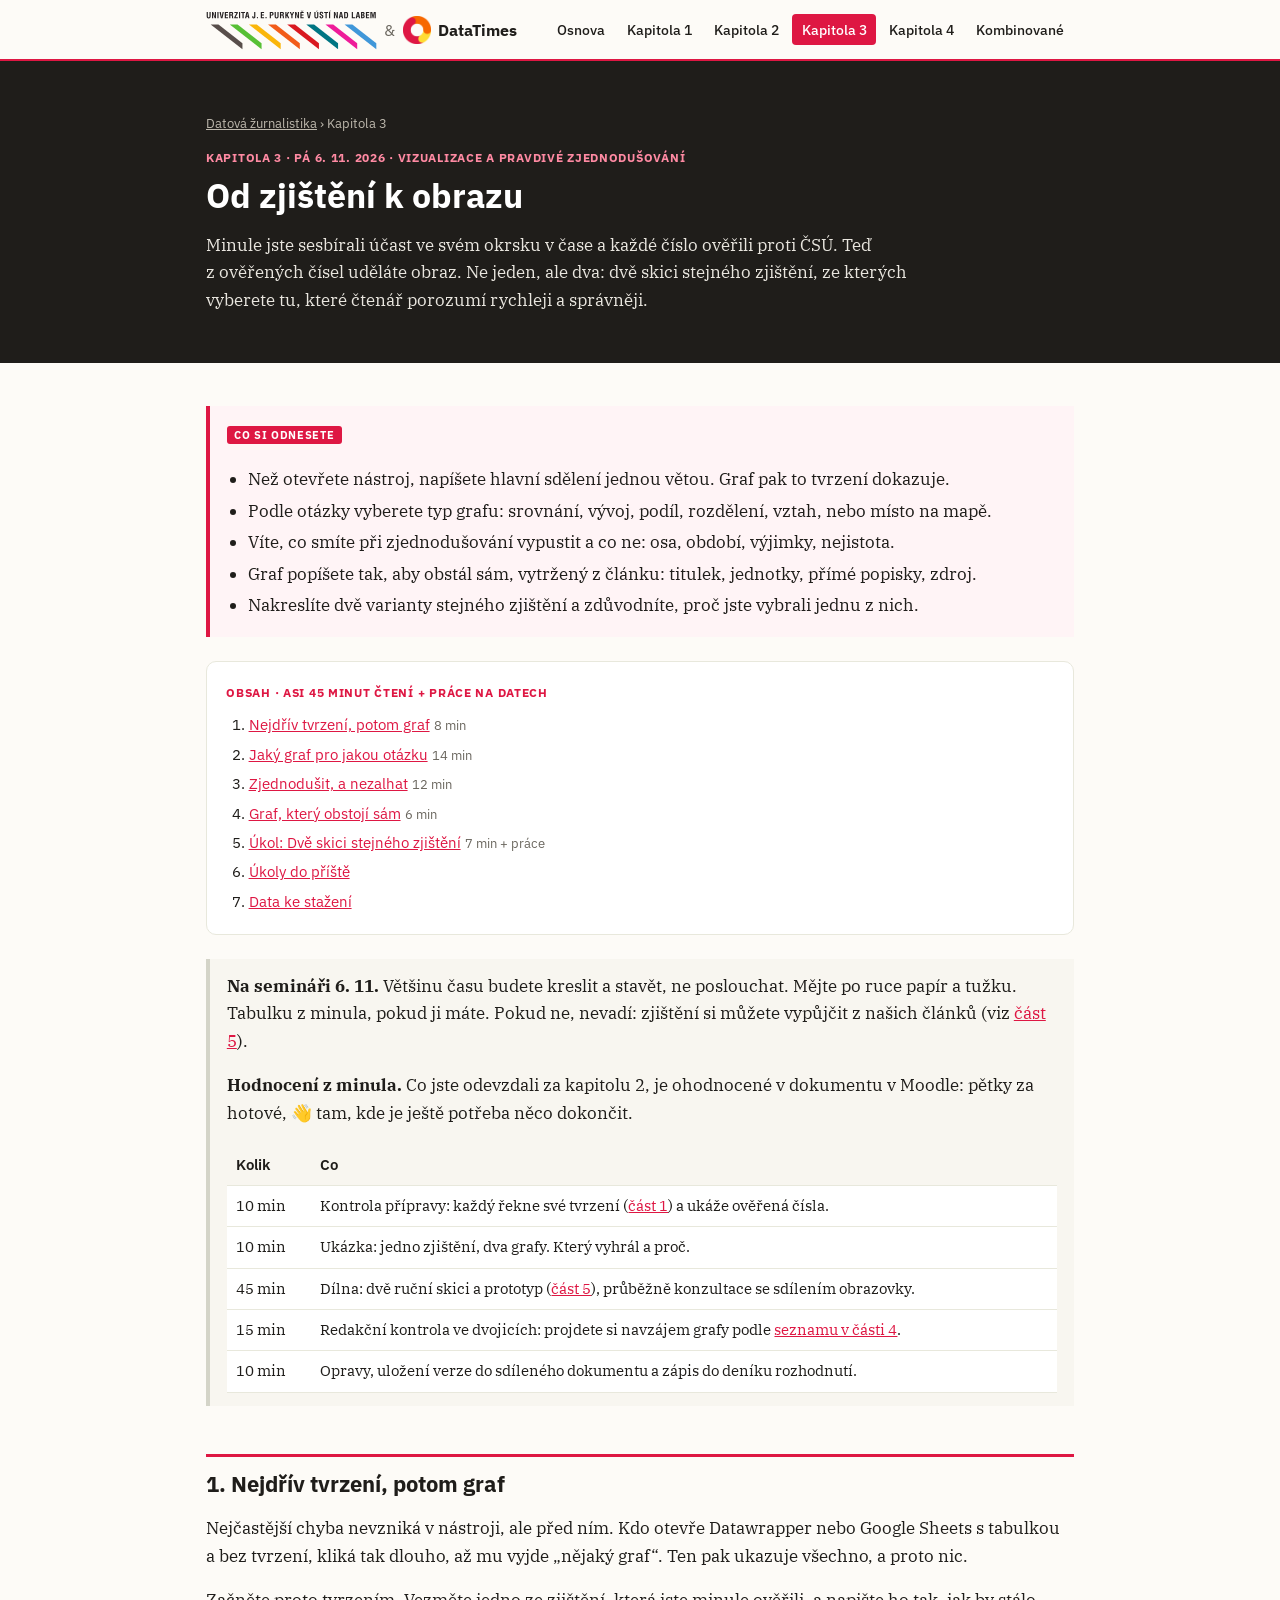
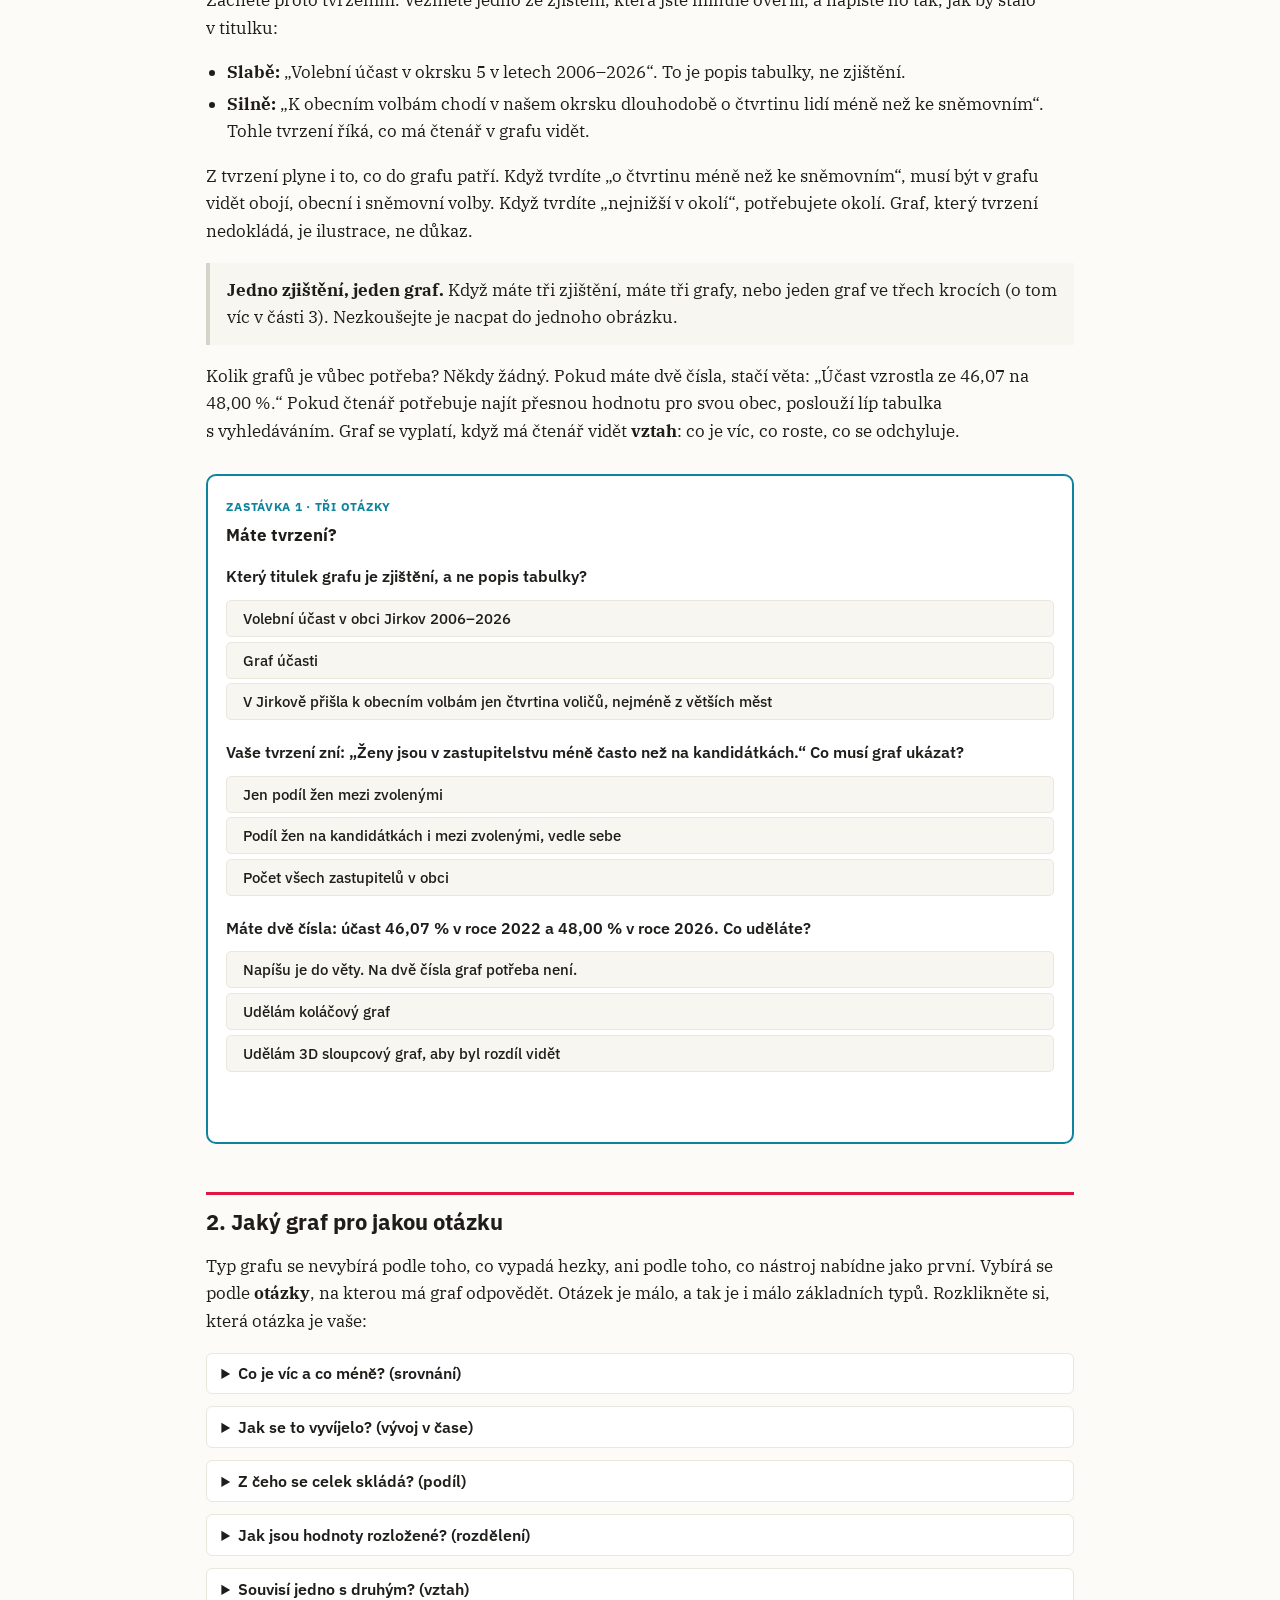
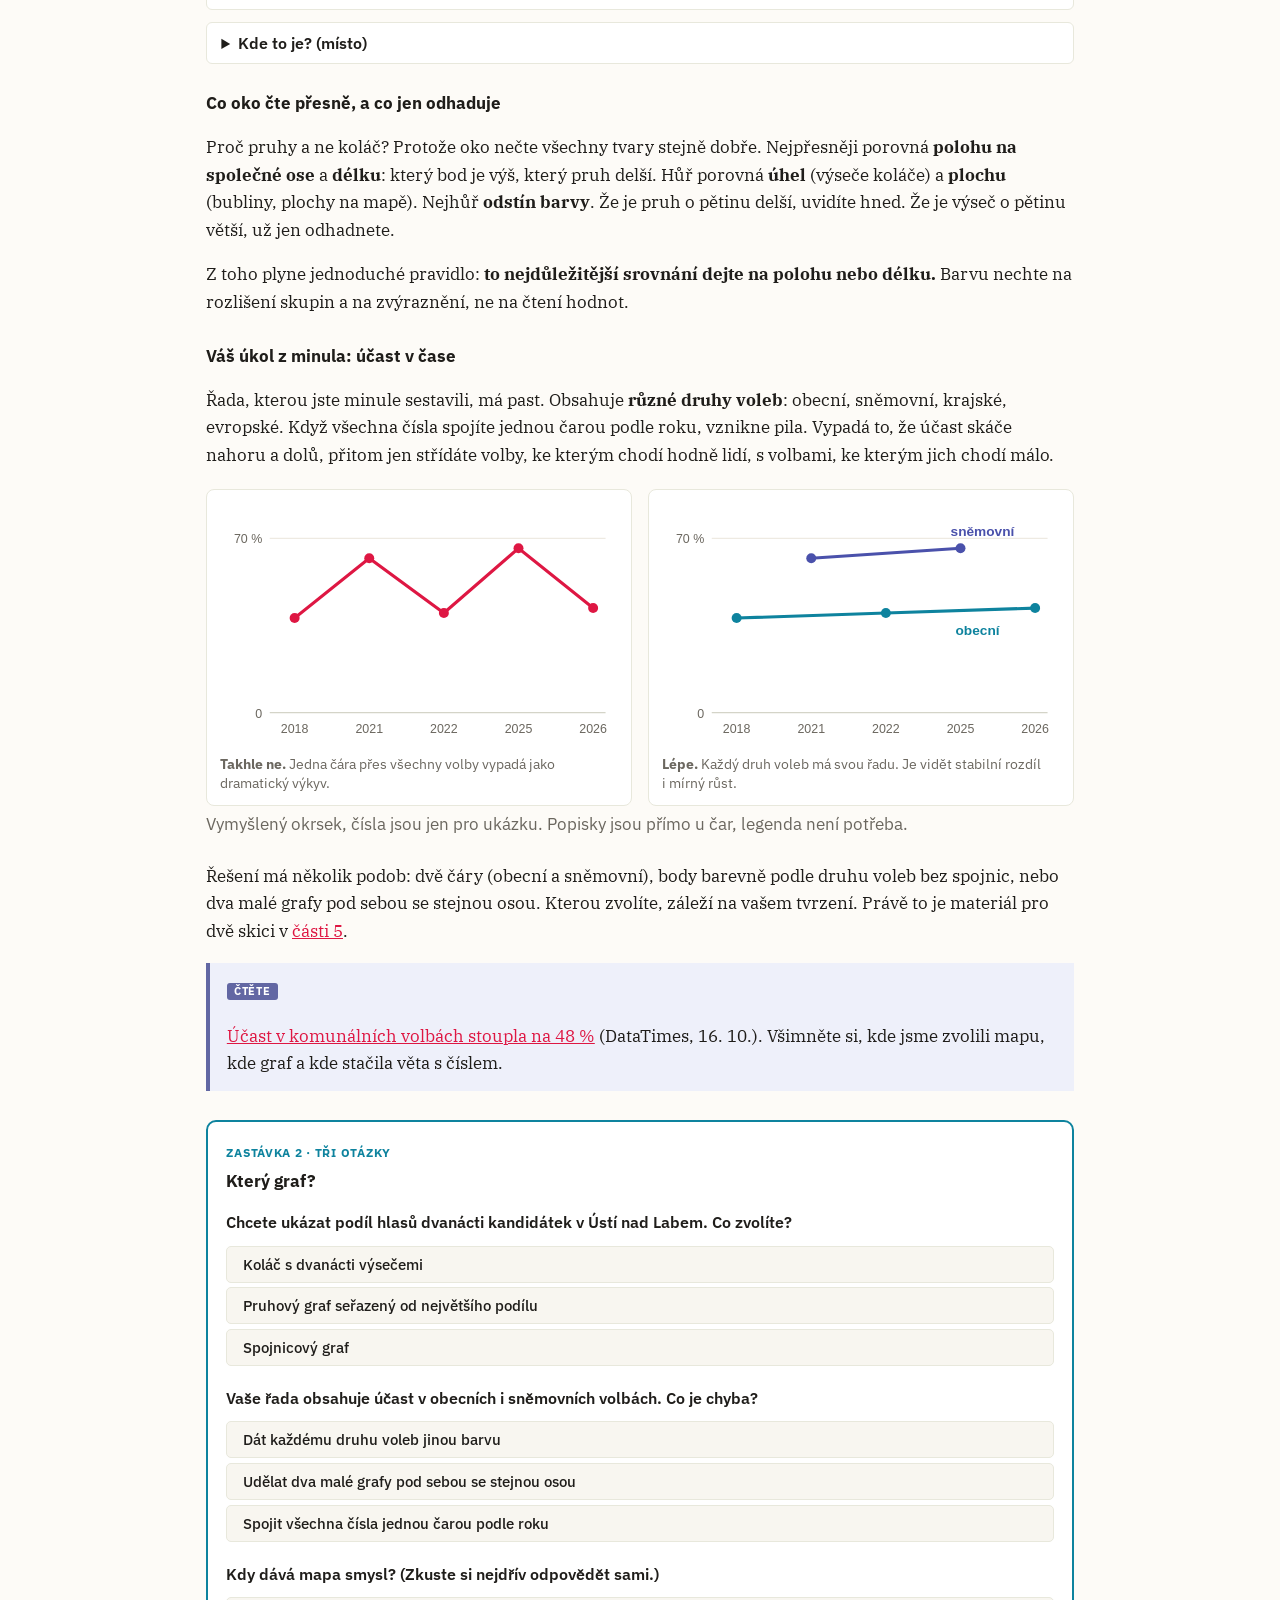
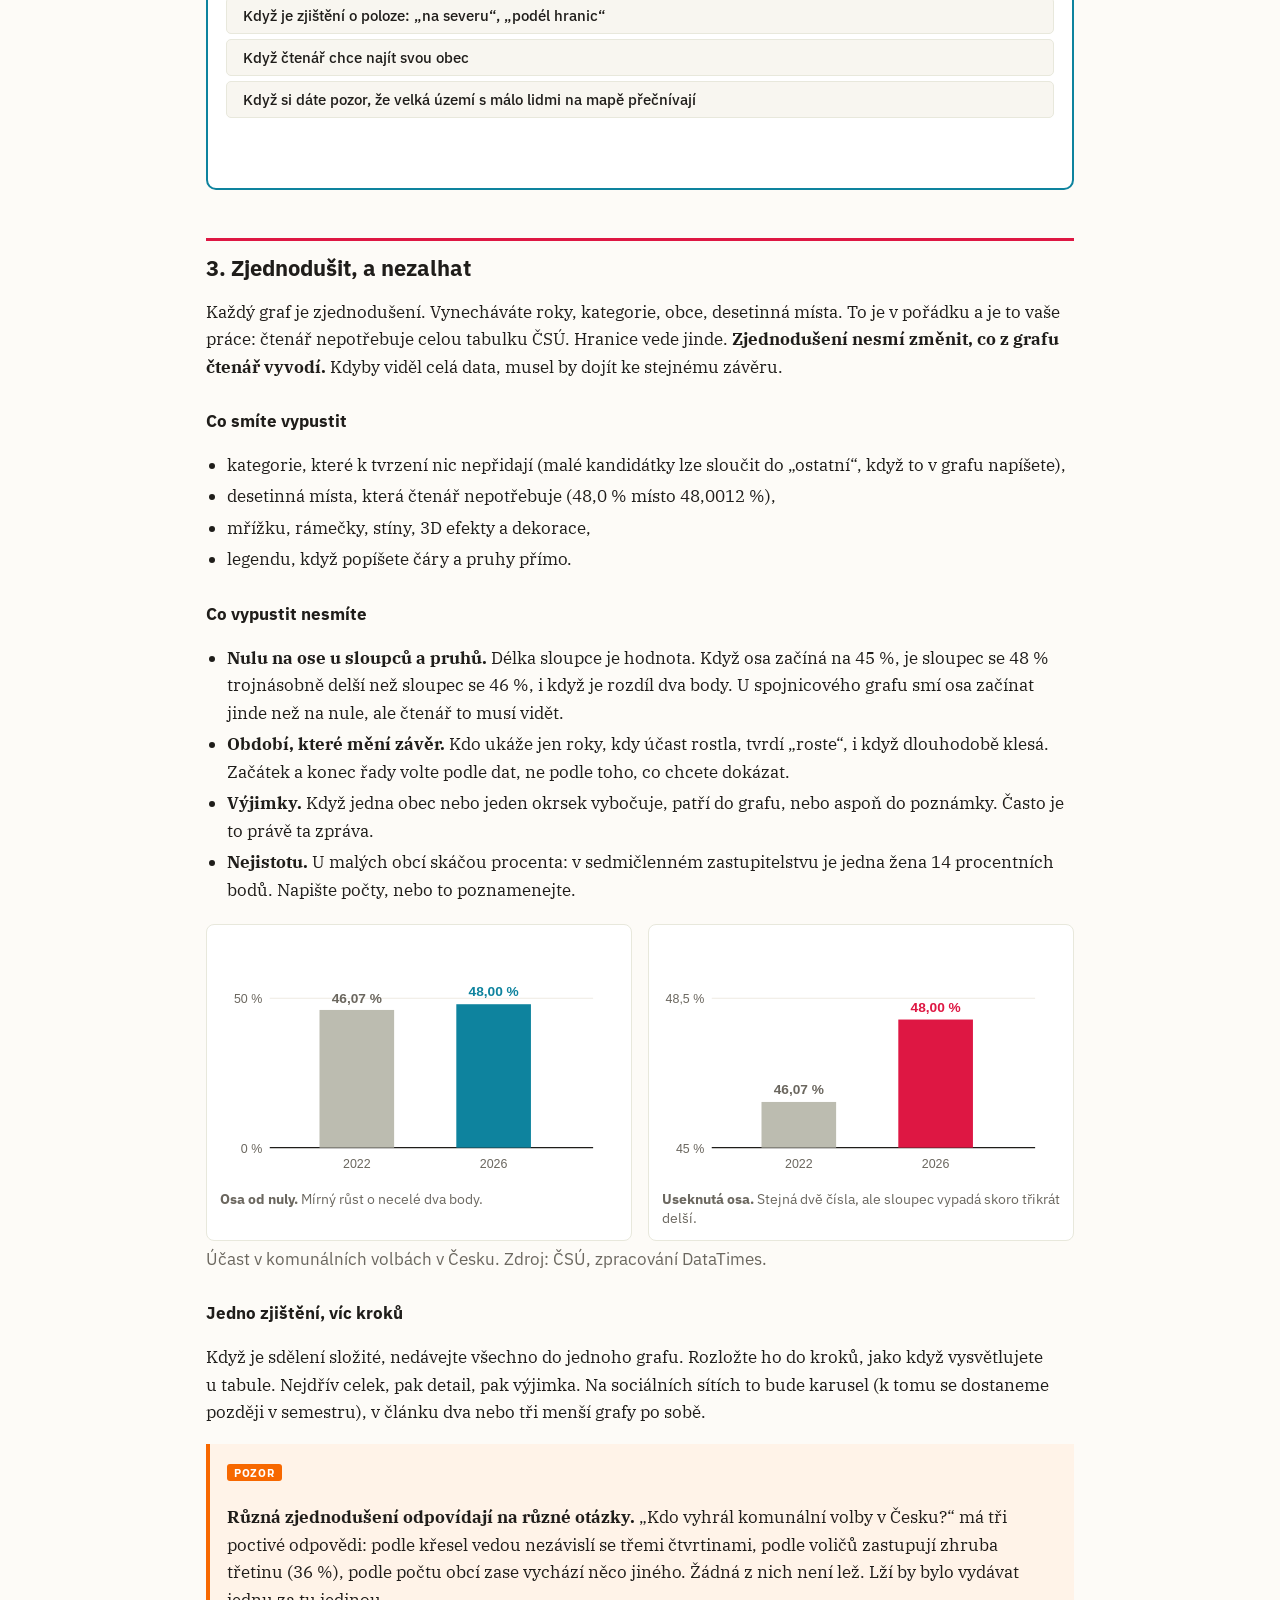
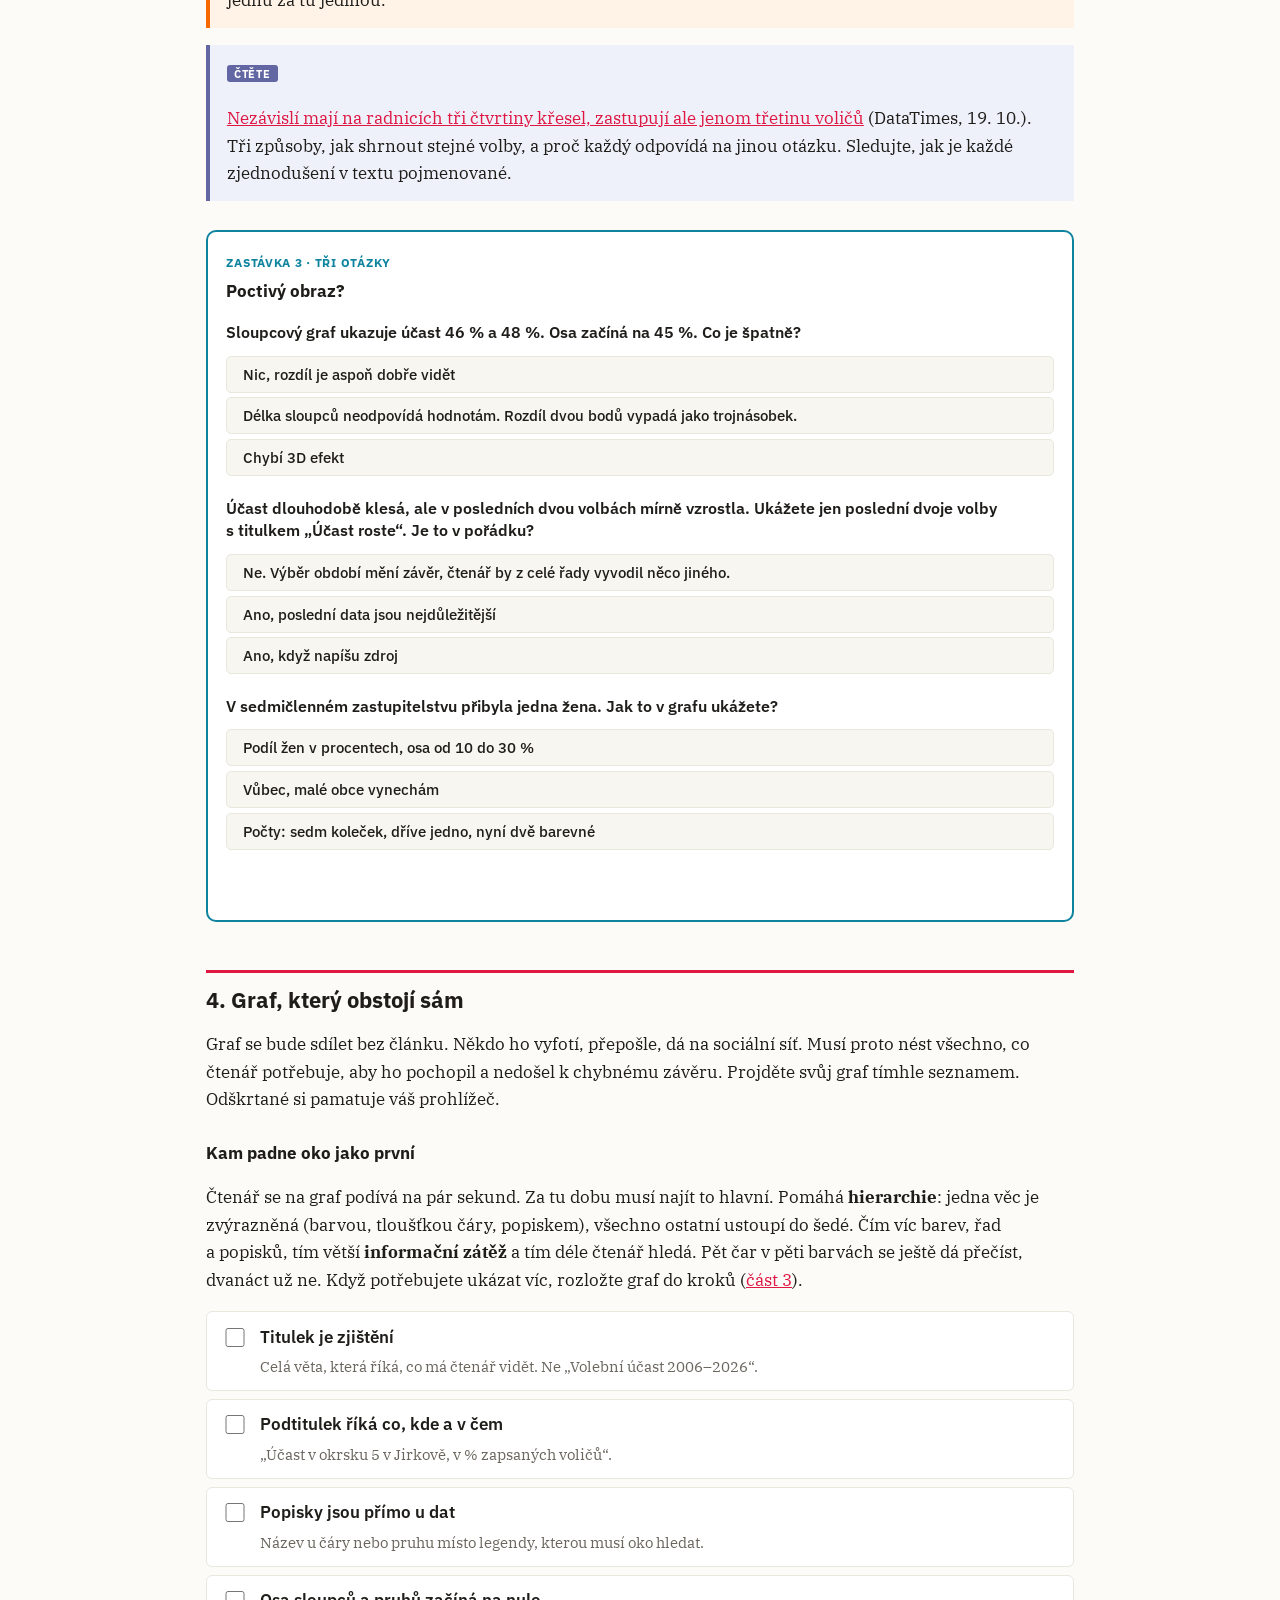
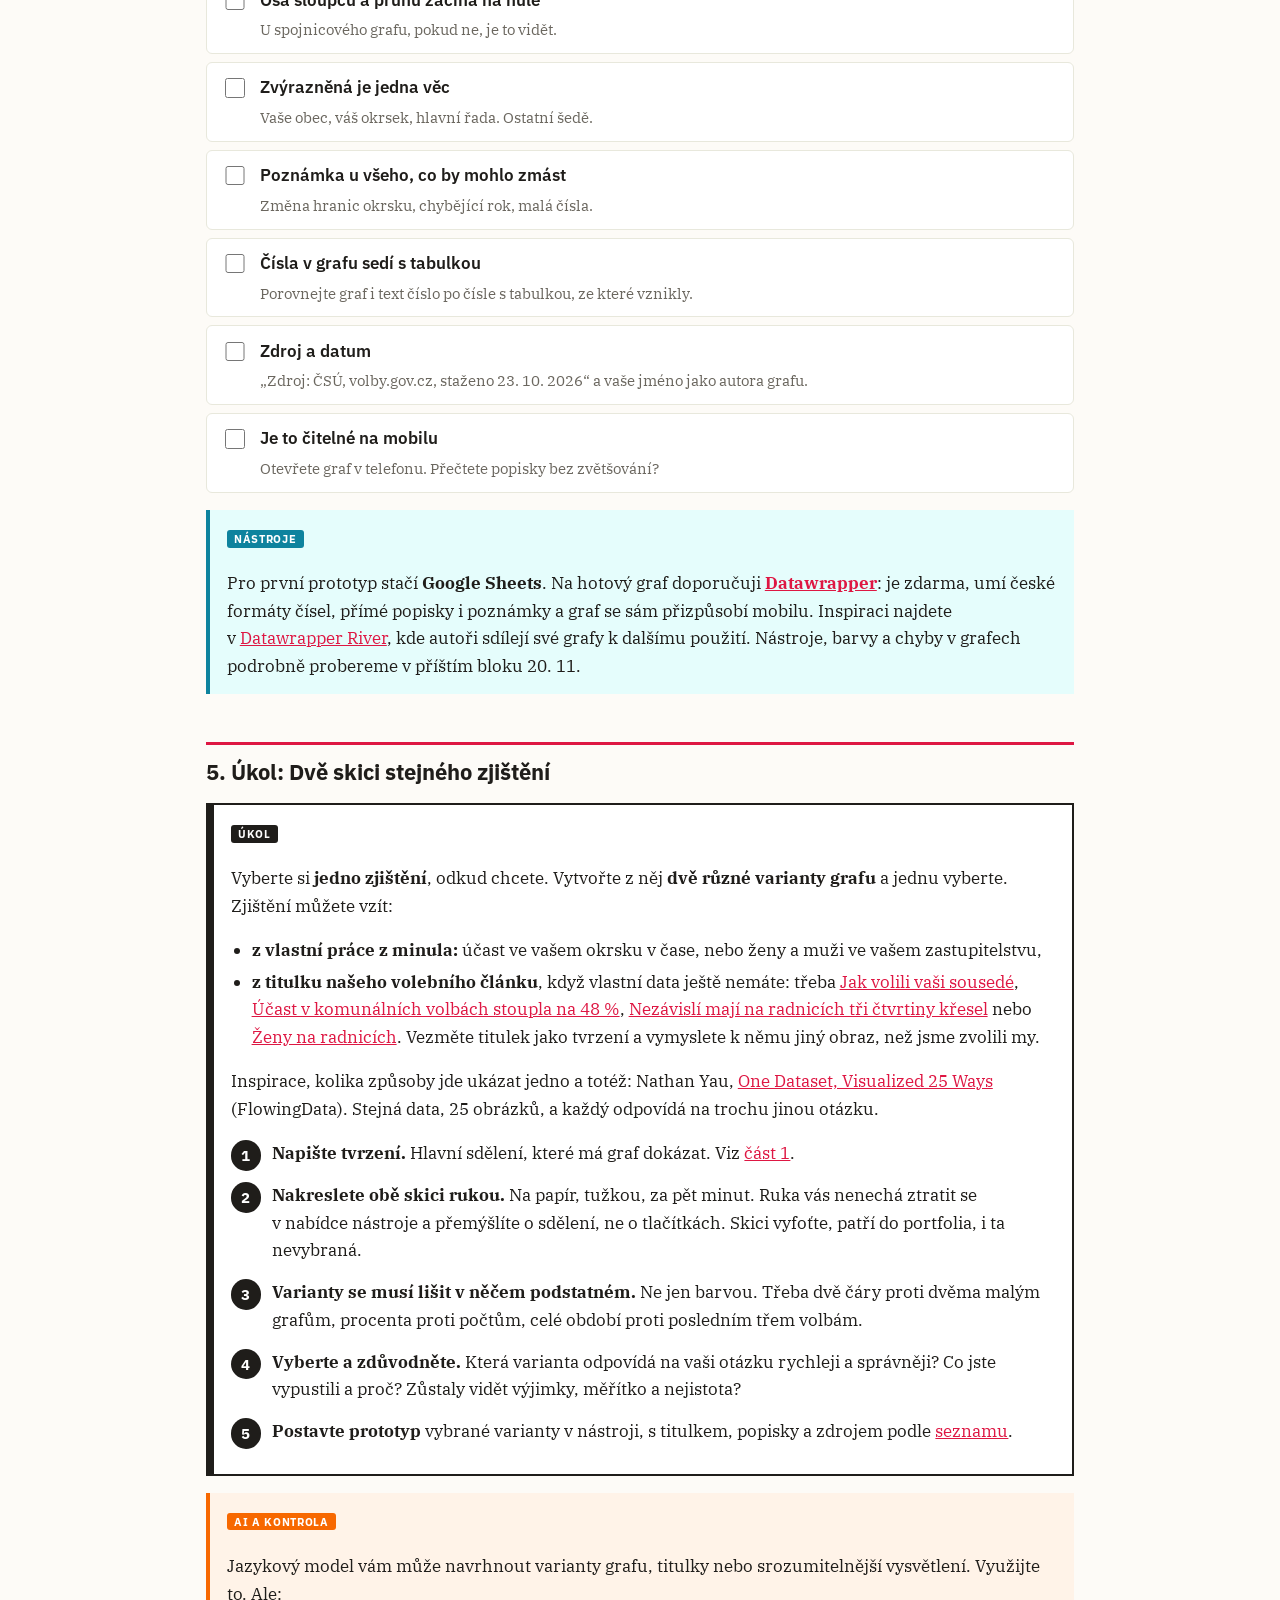
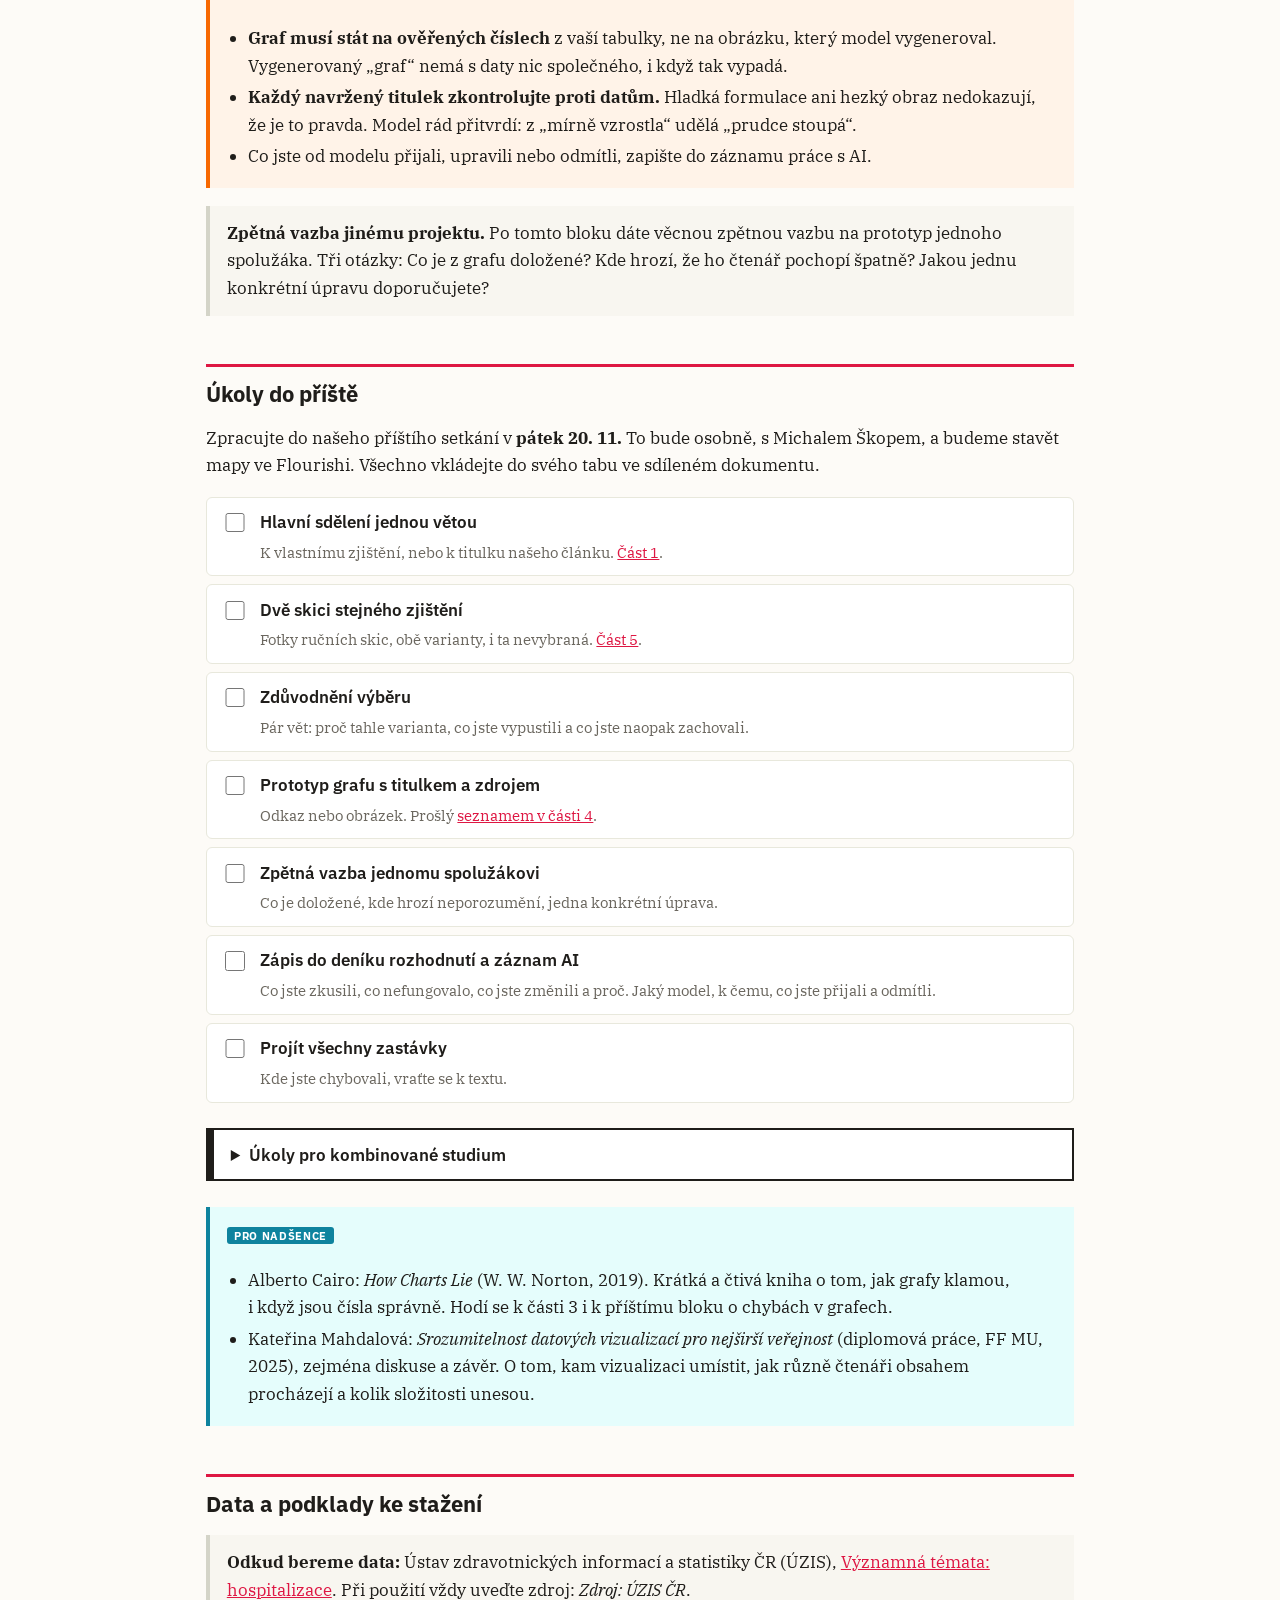
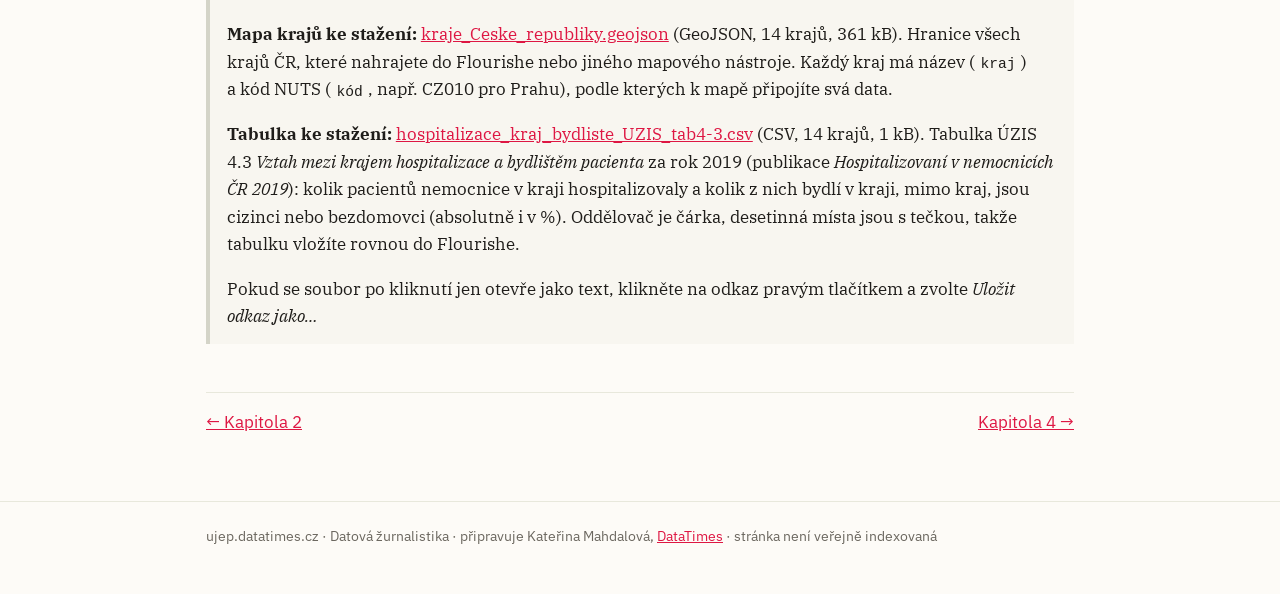
<file: datova-zurnalistika/kapitola-3/index.html>
<!doctype html>
<html lang="cs">
<head>
<meta charset="utf-8">
<meta name="viewport" content="width=device-width, initial-scale=1">
<meta name="robots" content="noindex, nofollow">
<title>Od zjištění k obrazu · Kapitola 3</title>
<link rel="icon" href="../../assets/favicon.svg" type="image/svg+xml">
<link rel="apple-touch-icon" href="../../assets/datatimes-logo.png">
<link rel="preconnect" href="https://fonts.googleapis.com">
<link rel="preconnect" href="https://fonts.gstatic.com" crossorigin>
<link rel="stylesheet" href="https://fonts.googleapis.com/css2?family=IBM+Plex+Sans:wght@400;500;600;700&family=IBM+Plex+Serif:ital,wght@0,400;0,600;1,400&display=swap">
<link rel="stylesheet" href="../../assets/style.css">
</head>
<body>
<div class="progress" aria-hidden="true"></div>
<header class="top"><div class="wrap">
  <a class="brand" href="../../index.html"><img class="ujep" src="../../assets/ujep-logo.svg" alt="UJEP"><span class="x">&amp;</span><img src="../../assets/datatimes-logo.png" alt="">DataTimes</a>
  <nav>
    <a href="../../index.html">Osnova</a>
    <a href="../kapitola-1/index.html">Kapitola 1</a>
    <a href="../kapitola-2/index.html">Kapitola 2</a>
    <a href="index.html" aria-current="page">Kapitola 3</a>
    <a href="../kapitola-4/index.html">Kapitola 4</a>
    <a href="../kombinovane/index.html">Kombinované</a>
  </nav>
</div></header>

<section class="hero"><div class="wrap">
  <p class="crumbs"><a href="../../index.html">Datová žurnalistika</a> › Kapitola 3</p>
  <p class="lbl">Kapitola 3 · pá 6. 11. 2026 · vizualizace a pravdivé zjednodušování</p>
  <h1>Od zjištění k&nbsp;obrazu</h1>
  <p>Minule jste sesbírali účast ve svém okrsku v&nbsp;čase a&nbsp;každé číslo ověřili proti ČSÚ. Teď z&nbsp;ověřených čísel uděláte obraz. Ne jeden, ale dva: dvě skici stejného zjištění, ze kterých vyberete tu, které čtenář porozumí rychleji a&nbsp;správněji.</p>
</div></section>

<main class="wrap">

<div class="key">
  <span class="tag">Co si odnesete</span>
  <ul>
    <li>Než otevřete nástroj, napíšete hlavní sdělení jednou větou. Graf pak to tvrzení dokazuje.</li>
    <li>Podle otázky vyberete typ grafu: srovnání, vývoj, podíl, rozdělení, vztah, nebo místo na mapě.</li>
    <li>Víte, co smíte při zjednodušování vypustit a&nbsp;co ne: osa, období, výjimky, nejistota.</li>
    <li>Graf popíšete tak, aby obstál sám, vytržený z&nbsp;článku: titulek, jednotky, přímé popisky, zdroj.</li>
    <li>Nakreslíte dvě varianty stejného zjištění a&nbsp;zdůvodníte, proč jste vybrali jednu z&nbsp;nich.</li>
  </ul>
</div>

<nav class="toc" aria-label="Obsah kapitoly">
  <span class="lbl">Obsah · asi 45 minut čtení + práce na datech</span>
  <ol>
    <li><a href="#veta">Nejdřív tvrzení, potom graf</a><span class="t">8 min</span></li>
    <li><a href="#typ">Jaký graf pro jakou otázku</a><span class="t">14 min</span></li>
    <li><a href="#pravda">Zjednodušit, a&nbsp;nezalhat</a><span class="t">12 min</span></li>
    <li><a href="#popisky">Graf, který obstojí sám</a><span class="t">6 min</span></li>
    <li><a href="#skici">Úkol: Dvě skici stejného zjištění</a><span class="t">7 min + práce</span></li>
    <li><a href="#ukoly">Úkoly do příště</a></li>
    <li><a href="#data">Data ke stažení</a></li>
  </ol>
</nav>

<div class="box">
  <p><strong>Na semináři 6. 11.</strong> Většinu času budete kreslit a&nbsp;stavět, ne poslouchat. Mějte po ruce papír a&nbsp;tužku. Tabulku z&nbsp;minula, pokud ji máte. Pokud ne, nevadí: zjištění si můžete vypůjčit z&nbsp;našich článků (viz <a href="#skici">část 5</a>).</p>
  <p><strong>Hodnocení z&nbsp;minula.</strong> Co jste odevzdali za kapitolu 2, je ohodnocené v&nbsp;dokumentu v&nbsp;Moodle: pětky za hotové, 👋 tam, kde je ještě potřeba něco dokončit.</p>
  <div class="table-wrap"><table>
    <tr><th>Kolik</th><th>Co</th></tr>
    <tr><td>10 min</td><td>Kontrola přípravy: každý řekne své tvrzení (<a href="#veta">část 1</a>) a&nbsp;ukáže ověřená čísla.</td></tr>
    <tr><td>10 min</td><td>Ukázka: jedno zjištění, dva grafy. Který vyhrál a&nbsp;proč.</td></tr>
    <tr><td>45 min</td><td>Dílna: dvě ruční skici a&nbsp;prototyp (<a href="#skici">část 5</a>), průběžně konzultace se sdílením obrazovky.</td></tr>
    <tr><td>15 min</td><td>Redakční kontrola ve dvojicích: projdete si navzájem grafy podle <a href="#popisky">seznamu v&nbsp;části 4</a>.</td></tr>
    <tr><td>10 min</td><td>Opravy, uložení verze do sdíleného dokumentu a&nbsp;zápis do deníku rozhodnutí.</td></tr>
  </table></div>
</div>

<!-- ============ 1 ============ -->
<h2 id="veta">1. Nejdřív tvrzení, potom graf</h2>

<p>Nejčastější chyba nevzniká v&nbsp;nástroji, ale před ním. Kdo otevře Datawrapper nebo Google Sheets s&nbsp;tabulkou a&nbsp;bez tvrzení, kliká tak dlouho, až mu vyjde „nějaký graf“. Ten pak ukazuje všechno, a&nbsp;proto nic.</p>
<p>Začněte proto tvrzením. Vezměte jedno ze zjištění, která jste minule ověřili, a&nbsp;napište ho tak, jak by stálo v&nbsp;titulku:</p>
<ul>
  <li><strong>Slabě:</strong> „Volební účast v&nbsp;okrsku 5 v&nbsp;letech 2006–2026“. To je popis tabulky, ne zjištění.</li>
  <li><strong>Silně:</strong> „K&nbsp;obecním volbám chodí v&nbsp;našem okrsku dlouhodobě o&nbsp;čtvrtinu lidí méně než ke sněmovním“. Tohle tvrzení říká, co má čtenář v&nbsp;grafu vidět.</li>
</ul>
<p>Z&nbsp;tvrzení plyne i&nbsp;to, co do grafu patří. Když tvrdíte „o&nbsp;čtvrtinu méně než ke sněmovním“, musí být v&nbsp;grafu vidět obojí, obecní i&nbsp;sněmovní volby. Když tvrdíte „nejnižší v&nbsp;okolí“, potřebujete okolí. Graf, který tvrzení nedokládá, je ilustrace, ne důkaz.</p>

<div class="box">
  <p><strong>Jedno zjištění, jeden graf.</strong> Když máte tři zjištění, máte tři grafy, nebo jeden graf ve třech krocích (o&nbsp;tom víc v&nbsp;části 3). Nezkoušejte je nacpat do jednoho obrázku.</p>
</div>

<p>Kolik grafů je vůbec potřeba? Někdy žádný. Pokud máte dvě čísla, stačí věta: „Účast vzrostla ze 46,07 na 48,00 %.“ Pokud čtenář potřebuje najít přesnou hodnotu pro svou obec, poslouží líp tabulka s&nbsp;vyhledáváním. Graf se vyplatí, když má čtenář vidět <strong>vztah</strong>: co je víc, co roste, co se odchyluje.</p>

<section class="quiz" aria-labelledby="z1">
  <span class="lbl">Zastávka 1 · tři otázky</span>
  <h3 id="z1">Máte tvrzení?</h3>
  <fieldset class="qq" data-answer="2">
    <legend>Který titulek grafu je zjištění, a&nbsp;ne popis tabulky?</legend>
    <button>Volební účast v&nbsp;obci Jirkov 2006–2026</button>
    <button>Graf účasti</button>
    <button>V&nbsp;Jirkově přišla k&nbsp;obecním volbám jen čtvrtina voličů, nejméně z&nbsp;větších měst</button>
    <p class="why">Titulek-zjištění říká, co má čtenář v&nbsp;grafu vidět. <a href="#veta">Nejdřív tvrzení</a>.</p>
  </fieldset>
  <fieldset class="qq" data-answer="1">
    <legend>Vaše tvrzení zní: „Ženy jsou v&nbsp;zastupitelstvu méně často než na kandidátkách.“ Co musí graf ukázat?</legend>
    <button>Jen podíl žen mezi zvolenými</button>
    <button>Podíl žen na kandidátkách i&nbsp;mezi zvolenými, vedle sebe</button>
    <button>Počet všech zastupitelů v&nbsp;obci</button>
    <p class="why">Tvrdíte srovnání, takže v&nbsp;grafu musí být obě strany srovnání. <a href="#veta">Zpět</a>.</p>
  </fieldset>
  <fieldset class="qq" data-answer="0">
    <legend>Máte dvě čísla: účast 46,07 % v&nbsp;roce 2022 a&nbsp;48,00 % v&nbsp;roce 2026. Co uděláte?</legend>
    <button>Napíšu je do věty. Na dvě čísla graf potřeba není.</button>
    <button>Udělám koláčový graf</button>
    <button>Udělám 3D sloupcový graf, aby byl rozdíl vidět</button>
    <p class="why">Graf se vyplatí, když má čtenář vidět vztah mezi více hodnotami. <a href="#veta">Zpět</a>.</p>
  </fieldset>
  <p class="score" aria-live="polite"></p>
</section>

<!-- ============ 2 ============ -->
<h2 id="typ">2. Jaký graf pro jakou otázku</h2>

<p>Typ grafu se nevybírá podle toho, co vypadá hezky, ani podle toho, co nástroj nabídne jako první. Vybírá se podle <strong>otázky</strong>, na kterou má graf odpovědět. Otázek je málo, a&nbsp;tak je i&nbsp;málo základních typů. Rozklikněte si, která otázka je vaše:</p>

<details>
  <summary>Co je víc a&nbsp;co méně? (srovnání)</summary>
  <p><strong>Pruhový graf</strong> (vodorovné pruhy), u&nbsp;několika málo kategorií i&nbsp;sloupcový. Pruhy seřaďte od největšího, ne podle abecedy. Dlouhé názvy (obcí, kandidátek) se do pruhového grafu vejdou, do sloupcového ne. Příklad: podíl hlasů kandidátek ve vaší obci.</p>
</details>
<details>
  <summary>Jak se to vyvíjelo? (vývoj v&nbsp;čase)</summary>
  <p><strong>Spojnicový graf</strong>, u&nbsp;několika málo let i&nbsp;sloupce. Čas běží zleva doprava a&nbsp;roky mají na ose skutečné rozestupy: mezi roky 2018 a&nbsp;2022 je stejná mezera jako mezi 2022 a&nbsp;2026. Příklad: účast ve vašem okrsku v&nbsp;obecních volbách. Pozor na nesrovnatelné řady, o&nbsp;tom níž.</p>
</details>
<details>
  <summary>Z&nbsp;čeho se celek skládá? (podíl)</summary>
  <p><strong>Skládaný pruh do 100 %</strong>, u&nbsp;dvou až tří částí i&nbsp;koláč. Koláč s&nbsp;osmi výsečemi nepřečte nikdo, oko neumí porovnávat úhly. Když chcete podíly porovnat mezi roky nebo obcemi, dejte vedle sebe několik skládaných pruhů. Příklad: ženy a&nbsp;muži v&nbsp;zastupitelstvu po jednotlivých volbách.</p>
</details>
<details>
  <summary>Jak jsou hodnoty rozložené? (rozdělení)</summary>
  <p><strong>Histogram</strong> nebo <strong>bodový pás</strong> (každá obec jedna tečka na ose). Ukáže, jestli je vaše obec typická, nebo leží na okraji. Příklad: účast ve všech obcích okresu a&nbsp;vaše obec zvýrazněná.</p>
</details>
<details>
  <summary>Souvisí jedno s&nbsp;druhým? (vztah)</summary>
  <p><strong>Bodový graf</strong>: jedna osa jedna veličina, druhá osa druhá veličina, každá obec jedna tečka. Příklad: podíl lidí s&nbsp;exekucí a&nbsp;volební účast v&nbsp;obcích. A&nbsp;pamatujte z&nbsp;<a href="../kapitola-1/index.html#souvislosti">kapitoly 1</a>: korelace není kauzalita.</p>
</details>
<details>
  <summary>Kde to je? (místo)</summary>
  <p><strong>Mapa</strong>, ale jen když na místě opravdu záleží. Mapa přeceňuje velká a&nbsp;řídce osídlená území: rozlehlá obec s&nbsp;300 voliči zabere víc barvy než město se 30 000 voliči. Když jde o&nbsp;srovnání, ne o&nbsp;polohu, bývá pruhový graf čitelnější.</p>
  <p><strong>Zkuste číst:</strong> otevřete mapu v&nbsp;článku <a href="https://www.mahdalova-skop.cz/clanek/volby-cr-2026-10-11-komunalni-volby-jak-volili-vasi-sousede">Jak volili vaši sousedé</a>. Co z&nbsp;ní vyčtete hned? Co na ní vidět není? Kde by stejnou otázku líp zodpověděl pruhový graf? Mapy si sami postavíme ve Flourishi příště, 20. 11., osobně s&nbsp;Michalem Škopem.</p>
</details>

<h3>Co oko čte přesně, a&nbsp;co jen odhaduje</h3>
<p>Proč pruhy a&nbsp;ne koláč? Protože oko nečte všechny tvary stejně dobře. Nejpřesněji porovná <strong>polohu na společné ose</strong> a&nbsp;<strong>délku</strong>: který bod je výš, který pruh delší. Hůř porovná <strong>úhel</strong> (výseče koláče) a&nbsp;<strong>plochu</strong> (bubliny, plochy na mapě). Nejhůř <strong>odstín barvy</strong>. Že je pruh o&nbsp;pětinu delší, uvidíte hned. Že je výseč o&nbsp;pětinu větší, už jen odhadnete.</p>
<p>Z&nbsp;toho plyne jednoduché pravidlo: <strong>to nejdůležitější srovnání dejte na polohu nebo délku.</strong> Barvu nechte na rozlišení skupin a&nbsp;na zvýraznění, ne na čtení hodnot.</p>

<h3>Váš úkol z&nbsp;minula: účast v&nbsp;čase</h3>
<p>Řada, kterou jste minule sestavili, má past. Obsahuje <strong>různé druhy voleb</strong>: obecní, sněmovní, krajské, evropské. Když všechna čísla spojíte jednou čarou podle roku, vznikne pila. Vypadá to, že účast skáče nahoru a&nbsp;dolů, přitom jen střídáte volby, ke kterým chodí hodně lidí, s&nbsp;volbami, ke kterým jich chodí málo.</p>

<div class="figs">
  <figure>
    <img src="obr/ucast-pila.svg" alt="Špatně: všechny volby spojené jednou čarou vytvoří pilu" width="640" height="400">
    <figcaption><strong>Takhle ne.</strong> Jedna čára přes všechny volby vypadá jako dramatický výkyv.</figcaption>
  </figure>
  <figure>
    <img src="obr/ucast-dve-rady.svg" alt="Lépe: obecní a sněmovní volby jako dvě samostatné řady" width="640" height="400">
    <figcaption><strong>Lépe.</strong> Každý druh voleb má svou řadu. Je vidět stabilní rozdíl i&nbsp;mírný růst.</figcaption>
  </figure>
</div>
<p class="sub">Vymyšlený okrsek, čísla jsou jen pro ukázku. Popisky jsou přímo u&nbsp;čar, legenda není potřeba.</p>

<p>Řešení má několik podob: dvě čáry (obecní a&nbsp;sněmovní), body barevně podle druhu voleb bez spojnic, nebo dva malé grafy pod sebou se stejnou osou. Kterou zvolíte, záleží na vašem tvrzení. Právě to je materiál pro dvě skici v&nbsp;<a href="#skici">části 5</a>.</p>

<div class="deep">
  <span class="tag">Čtěte</span>
  <p><a href="https://www.mahdalova-skop.cz/clanek/volby-cr-2026-10-16-ucast-2022-2026">Účast v&nbsp;komunálních volbách stoupla na 48 %</a> (DataTimes, 16. 10.). Všimněte si, kde jsme zvolili mapu, kde graf a&nbsp;kde stačila věta s&nbsp;číslem.</p>
</div>

<section class="quiz" aria-labelledby="z2">
  <span class="lbl">Zastávka 2 · tři otázky</span>
  <h3 id="z2">Který graf?</h3>
  <fieldset class="qq" data-answer="1">
    <legend>Chcete ukázat podíl hlasů dvanácti kandidátek v&nbsp;Ústí nad Labem. Co zvolíte?</legend>
    <button>Koláč s&nbsp;dvanácti výsečemi</button>
    <button>Pruhový graf seřazený od největšího podílu</button>
    <button>Spojnicový graf</button>
    <p class="why">Srovnání mnoha kategorií s&nbsp;dlouhými názvy: pruhy, seřazené. Koláč nad tři výseče oko neporovná. <a href="#typ">Jaký graf</a>.</p>
  </fieldset>
  <fieldset class="qq" data-answer="2">
    <legend>Vaše řada obsahuje účast v&nbsp;obecních i&nbsp;sněmovních volbách. Co je chyba?</legend>
    <button>Dát každému druhu voleb jinou barvu</button>
    <button>Udělat dva malé grafy pod sebou se stejnou osou</button>
    <button>Spojit všechna čísla jednou čarou podle roku</button>
    <p class="why">Jedna čára přes různé volby vyrobí pilu, která nic neříká o&nbsp;vývoji. <a href="#typ">Účast v&nbsp;čase</a>.</p>
  </fieldset>
  <fieldset class="qq" data-answer="all">
    <legend>Kdy dává mapa smysl? (Zkuste si nejdřív odpovědět sami.)</legend>
    <button>Když je zjištění o&nbsp;poloze: „na severu“, „podél hranic“</button>
    <button>Když čtenář chce najít svou obec</button>
    <button>Když si dáte pozor, že velká území s&nbsp;málo lidmi na mapě přečnívají</button>
    <div class="why">Správně jsou všechny tři. Mapa je dobrá na polohu a&nbsp;na hledání vlastní obce, jen musíte počítat s&nbsp;tím, že plocha není počet lidí. Když jde čistě o&nbsp;srovnání, bývá čitelnější pruhový graf. <a href="#typ">Zpět</a>.</div>
  </fieldset>
  <p class="score" aria-live="polite"></p>
</section>

<!-- ============ 3 ============ -->
<h2 id="pravda">3. Zjednodušit, a&nbsp;nezalhat</h2>

<p>Každý graf je zjednodušení. Vynecháváte roky, kategorie, obce, desetinná místa. To je v&nbsp;pořádku a&nbsp;je to vaše práce: čtenář nepotřebuje celou tabulku ČSÚ. Hranice vede jinde. <strong>Zjednodušení nesmí změnit, co z&nbsp;grafu čtenář vyvodí.</strong> Kdyby viděl celá data, musel by dojít ke stejnému závěru.</p>

<h3>Co smíte vypustit</h3>
<ul>
  <li>kategorie, které k&nbsp;tvrzení nic nepřidají (malé kandidátky lze sloučit do „ostatní“, když to v&nbsp;grafu napíšete),</li>
  <li>desetinná místa, která čtenář nepotřebuje (48,0 % místo 48,0012 %),</li>
  <li>mřížku, rámečky, stíny, 3D efekty a&nbsp;dekorace,</li>
  <li>legendu, když popíšete čáry a&nbsp;pruhy přímo.</li>
</ul>

<h3>Co vypustit nesmíte</h3>
<ul>
  <li><strong>Nulu na ose u&nbsp;sloupců a&nbsp;pruhů.</strong> Délka sloupce je hodnota. Když osa začíná na 45 %, je sloupec se 48 % trojnásobně delší než sloupec se 46 %, i&nbsp;když je rozdíl dva body. U&nbsp;spojnicového grafu smí osa začínat jinde než na nule, ale čtenář to musí vidět.</li>
  <li><strong>Období, které mění závěr.</strong> Kdo ukáže jen roky, kdy účast rostla, tvrdí „roste“, i&nbsp;když dlouhodobě klesá. Začátek a&nbsp;konec řady volte podle dat, ne podle toho, co chcete dokázat.</li>
  <li><strong>Výjimky.</strong> Když jedna obec nebo jeden okrsek vybočuje, patří do grafu, nebo aspoň do poznámky. Často je to právě ta zpráva.</li>
  <li><strong>Nejistotu.</strong> U&nbsp;malých obcí skáčou procenta: v&nbsp;sedmičlenném zastupitelstvu je jedna žena 14 procentních bodů. Napište počty, nebo to poznamenejte.</li>
</ul>

<div class="figs">
  <figure>
    <img src="obr/osa-od-nuly.svg" alt="Osa od nuly: sloupce 46,07 a 48,00 procenta vypadají skoro stejně" width="640" height="400">
    <figcaption><strong>Osa od nuly.</strong> Mírný růst o&nbsp;necelé dva body.</figcaption>
  </figure>
  <figure>
    <img src="obr/osa-useknuta.svg" alt="Osa od 45 procent: stejná čísla vypadají jako trojnásobný nárůst" width="640" height="400">
    <figcaption><strong>Useknutá osa.</strong> Stejná dvě čísla, ale sloupec vypadá skoro třikrát delší.</figcaption>
  </figure>
</div>
<p class="sub">Účast v&nbsp;komunálních volbách v&nbsp;Česku. Zdroj: ČSÚ, zpracování DataTimes.</p>

<h3>Jedno zjištění, víc kroků</h3>
<p>Když je sdělení složité, nedávejte všechno do jednoho grafu. Rozložte ho do kroků, jako když vysvětlujete u&nbsp;tabule. Nejdřív celek, pak detail, pak výjimka. Na sociálních sítích to bude karusel (k&nbsp;tomu se dostaneme později v&nbsp;semestru), v&nbsp;článku dva nebo tři menší grafy po sobě.</p>

<div class="warn">
  <span class="tag">Pozor</span>
  <p><strong>Různá zjednodušení odpovídají na různé otázky.</strong> „Kdo vyhrál komunální volby v&nbsp;Česku?“ má tři poctivé odpovědi: podle křesel vedou nezávislí se třemi čtvrtinami, podle voličů zastupují zhruba třetinu (36&nbsp;%), podle počtu obcí zase vychází něco jiného. Žádná z&nbsp;nich není lež. Lží by bylo vydávat jednu za tu jedinou.</p>
</div>

<div class="deep">
  <span class="tag">Čtěte</span>
  <p><a href="https://www.mahdalova-skop.cz/clanek/volby-cr-2026-10-19-komu-patri-cesko-po-komunalnich-volbach">Nezávislí mají na radnicích tři čtvrtiny křesel, zastupují ale jenom třetinu voličů</a> (DataTimes, 19. 10.). Tři způsoby, jak shrnout stejné volby, a&nbsp;proč každý odpovídá na jinou otázku. Sledujte, jak je každé zjednodušení v&nbsp;textu pojmenované.</p>
</div>

<section class="quiz" aria-labelledby="z3">
  <span class="lbl">Zastávka 3 · tři otázky</span>
  <h3 id="z3">Poctivý obraz?</h3>
  <fieldset class="qq" data-answer="1">
    <legend>Sloupcový graf ukazuje účast 46 % a&nbsp;48 %. Osa začíná na 45 %. Co je špatně?</legend>
    <button>Nic, rozdíl je aspoň dobře vidět</button>
    <button>Délka sloupců neodpovídá hodnotám. Rozdíl dvou bodů vypadá jako trojnásobek.</button>
    <button>Chybí 3D efekt</button>
    <p class="why">U&nbsp;sloupců a&nbsp;pruhů je délka hodnota, osa proto musí začínat na nule. <a href="#pravda">Co vypustit nesmíte</a>.</p>
  </fieldset>
  <fieldset class="qq" data-answer="0">
    <legend>Účast dlouhodobě klesá, ale v&nbsp;posledních dvou volbách mírně vzrostla. Ukážete jen poslední dvoje volby s&nbsp;titulkem „Účast roste“. Je to v&nbsp;pořádku?</legend>
    <button>Ne. Výběr období mění závěr, čtenář by z&nbsp;celé řady vyvodil něco jiného.</button>
    <button>Ano, poslední data jsou nejdůležitější</button>
    <button>Ano, když napíšu zdroj</button>
    <p class="why">Zjednodušení nesmí změnit, co z&nbsp;grafu čtenář vyvodí. Poctivě: „Po letech poklesu účast mírně vzrostla.“ <a href="#pravda">Zpět</a>.</p>
  </fieldset>
  <fieldset class="qq" data-answer="2">
    <legend>V&nbsp;sedmičlenném zastupitelstvu přibyla jedna žena. Jak to v&nbsp;grafu ukážete?</legend>
    <button>Podíl žen v&nbsp;procentech, osa od 10 do 30 %</button>
    <button>Vůbec, malé obce vynechám</button>
    <button>Počty: sedm koleček, dříve jedno, nyní dvě barevné</button>
    <p class="why">U&nbsp;malých čísel jsou počty srozumitelnější a&nbsp;poctivější než skákající procenta. <a href="#pravda">Nejistota</a>.</p>
  </fieldset>
  <p class="score" aria-live="polite"></p>
</section>

<!-- ============ 4 ============ -->
<h2 id="popisky">4. Graf, který obstojí sám</h2>

<p>Graf se bude sdílet bez článku. Někdo ho vyfotí, přepošle, dá na sociální síť. Musí proto nést všechno, co čtenář potřebuje, aby ho pochopil a&nbsp;nedošel k&nbsp;chybnému závěru. Projděte svůj graf tímhle seznamem. Odškrtané si pamatuje váš prohlížeč.</p>

<h3>Kam padne oko jako první</h3>
<p>Čtenář se na graf podívá na pár sekund. Za tu dobu musí najít to hlavní. Pomáhá <strong>hierarchie</strong>: jedna věc je zvýrazněná (barvou, tloušťkou čáry, popiskem), všechno ostatní ustoupí do šedé. Čím víc barev, řad a&nbsp;popisků, tím větší <strong>informační zátěž</strong> a&nbsp;tím déle čtenář hledá. Pět čar v&nbsp;pěti barvách se ještě dá přečíst, dvanáct už ne. Když potřebujete ukázat víc, rozložte graf do kroků (<a href="#pravda">část 3</a>).</p>

<ul class="tasks" data-store="ujep-k3-graf">
  <li data-id="titulek"><input type="checkbox" aria-label="Hotovo"><span class="what">Titulek je zjištění</span><span class="how">Celá věta, která říká, co má čtenář vidět. Ne „Volební účast 2006–2026“.</span></li>
  <li data-id="podtitulek"><input type="checkbox" aria-label="Hotovo"><span class="what">Podtitulek říká co, kde a&nbsp;v&nbsp;čem</span><span class="how">„Účast v&nbsp;okrsku 5 v&nbsp;Jirkově, v&nbsp;% zapsaných voličů“.</span></li>
  <li data-id="primo"><input type="checkbox" aria-label="Hotovo"><span class="what">Popisky jsou přímo u&nbsp;dat</span><span class="how">Název u&nbsp;čáry nebo pruhu místo legendy, kterou musí oko hledat.</span></li>
  <li data-id="osa"><input type="checkbox" aria-label="Hotovo"><span class="what">Osa sloupců a&nbsp;pruhů začíná na nule</span><span class="how">U&nbsp;spojnicového grafu, pokud ne, je to vidět.</span></li>
  <li data-id="zvyrazneni"><input type="checkbox" aria-label="Hotovo"><span class="what">Zvýrazněná je jedna věc</span><span class="how">Vaše obec, váš okrsek, hlavní řada. Ostatní šedě.</span></li>
  <li data-id="poznamka"><input type="checkbox" aria-label="Hotovo"><span class="what">Poznámka u&nbsp;všeho, co by mohlo zmást</span><span class="how">Změna hranic okrsku, chybějící rok, malá čísla.</span></li>
  <li data-id="sedi"><input type="checkbox" aria-label="Hotovo"><span class="what">Čísla v&nbsp;grafu sedí s&nbsp;tabulkou</span><span class="how">Porovnejte graf i&nbsp;text číslo po čísle s&nbsp;tabulkou, ze které vznikly.</span></li>
  <li data-id="zdroj"><input type="checkbox" aria-label="Hotovo"><span class="what">Zdroj a&nbsp;datum</span><span class="how">„Zdroj: ČSÚ, volby.gov.cz, staženo 23. 10. 2026“ a&nbsp;vaše jméno jako autora grafu.</span></li>
  <li data-id="mobil"><input type="checkbox" aria-label="Hotovo"><span class="what">Je to čitelné na mobilu</span><span class="how">Otevřete graf v&nbsp;telefonu. Přečtete popisky bez zvětšování?</span></li>
</ul>

<div class="tip">
  <span class="tag">Nástroje</span>
  <p>Pro první prototyp stačí <strong>Google Sheets</strong>. Na hotový graf doporučuji <strong><a href="https://www.datawrapper.de/">Datawrapper</a></strong>: je zdarma, umí české formáty čísel, přímé popisky i&nbsp;poznámky a&nbsp;graf se sám přizpůsobí mobilu. Inspiraci najdete v&nbsp;<a href="https://app.datawrapper.de/river">Datawrapper River</a>, kde autoři sdílejí své grafy k&nbsp;dalšímu použití. Nástroje, barvy a&nbsp;chyby v&nbsp;grafech podrobně probereme v&nbsp;příštím bloku 20. 11.</p>
</div>

<!-- ============ 5 ============ -->
<h2 id="skici">5. Úkol: Dvě skici stejného zjištění</h2>

<div class="task">
  <span class="tag">Úkol</span>
  <p>Vyberte si <strong>jedno zjištění</strong>, odkud chcete. Vytvořte z&nbsp;něj <strong>dvě různé varianty grafu</strong> a&nbsp;jednu vyberte. Zjištění můžete vzít:</p>
  <ul>
    <li><strong>z&nbsp;vlastní práce z&nbsp;minula:</strong> účast ve vašem okrsku v&nbsp;čase, nebo ženy a&nbsp;muži ve vašem zastupitelstvu,</li>
    <li><strong>z&nbsp;titulku našeho volebního článku</strong>, když vlastní data ještě nemáte: třeba <a href="https://www.mahdalova-skop.cz/clanek/volby-cr-2026-10-11-komunalni-volby-jak-volili-vasi-sousede">Jak volili vaši sousedé</a>, <a href="https://www.mahdalova-skop.cz/clanek/volby-cr-2026-10-16-ucast-2022-2026">Účast v&nbsp;komunálních volbách stoupla na 48 %</a>, <a href="https://www.mahdalova-skop.cz/clanek/volby-cr-2026-10-19-komu-patri-cesko-po-komunalnich-volbach">Nezávislí mají na radnicích tři čtvrtiny křesel</a> nebo <a href="https://www.mahdalova-skop.cz/clanek/volby-cr-2026-10-02-zeny-na-radnicich">Ženy na radnicích</a>. Vezměte titulek jako tvrzení a&nbsp;vymyslete k&nbsp;němu jiný obraz, než jsme zvolili my.</li>
  </ul>
  <p>Inspirace, kolika způsoby jde ukázat jedno a&nbsp;totéž: Nathan Yau, <a href="https://flowingdata.com/2017/01/24/one-dataset-visualized-25-ways/">One Dataset, Visualized 25 Ways</a> (FlowingData). Stejná data, 25 obrázků, a&nbsp;každý odpovídá na trochu jinou otázku.</p>
  <ol class="steps">
    <li><strong>Napište tvrzení.</strong> Hlavní sdělení, které má graf dokázat. Viz <a href="#veta">část 1</a>.</li>
    <li><strong>Nakreslete obě skici rukou.</strong> Na papír, tužkou, za pět minut. Ruka vás nenechá ztratit se v&nbsp;nabídce nástroje a&nbsp;přemýšlíte o&nbsp;sdělení, ne o&nbsp;tlačítkách. Skici vyfoťte, patří do portfolia, i&nbsp;ta nevybraná.</li>
    <li><strong>Varianty se musí lišit v&nbsp;něčem podstatném.</strong> Ne jen barvou. Třeba dvě čáry proti dvěma malým grafům, procenta proti počtům, celé období proti posledním třem volbám.</li>
    <li><strong>Vyberte a&nbsp;zdůvodněte.</strong> Která varianta odpovídá na vaši otázku rychleji a&nbsp;správněji? Co jste vypustili a&nbsp;proč? Zůstaly vidět výjimky, měřítko a&nbsp;nejistota?</li>
    <li><strong>Postavte prototyp</strong> vybrané varianty v&nbsp;nástroji, s&nbsp;titulkem, popisky a&nbsp;zdrojem podle <a href="#popisky">seznamu</a>.</li>
  </ol>
</div>

<div class="warn">
  <span class="tag">AI a&nbsp;kontrola</span>
  <p>Jazykový model vám může navrhnout varianty grafu, titulky nebo srozumitelnější vysvětlení. Využijte to. Ale:</p>
  <ul>
    <li><strong>Graf musí stát na ověřených číslech</strong> z&nbsp;vaší tabulky, ne na obrázku, který model vygeneroval. Vygenerovaný „graf“ nemá s&nbsp;daty nic společného, i&nbsp;když tak vypadá.</li>
    <li><strong>Každý navržený titulek zkontrolujte proti datům.</strong> Hladká formulace ani hezký obraz nedokazují, že je to pravda. Model rád přitvrdí: z&nbsp;„mírně vzrostla“ udělá „prudce stoupá“.</li>
    <li>Co jste od modelu přijali, upravili nebo odmítli, zapište do záznamu práce s&nbsp;AI.</li>
  </ul>
</div>

<div class="box">
  <p><strong>Zpětná vazba jinému projektu.</strong> Po tomto bloku dáte věcnou zpětnou vazbu na prototyp jednoho spolužáka. Tři otázky: Co je z&nbsp;grafu doložené? Kde hrozí, že ho čtenář pochopí špatně? Jakou jednu konkrétní úpravu doporučujete?</p>
</div>

<!-- ============ úkoly ============ -->
<h2 id="ukoly">Úkoly do příště</h2>
<p>Zpracujte do našeho příštího setkání v&nbsp;<strong>pátek 20. 11.</strong> To bude osobně, s&nbsp;Michalem Škopem, a&nbsp;budeme stavět mapy ve Flourishi. Všechno vkládejte do svého tabu ve sdíleném dokumentu.</p>
<ul class="tasks" data-store="ujep-k3-ukoly">
  <li data-id="veta"><input type="checkbox" aria-label="Hotovo"><span class="what">Hlavní sdělení jednou větou</span><span class="how">K&nbsp;vlastnímu zjištění, nebo k&nbsp;titulku našeho článku. <a href="#veta">Část 1</a>.</span></li>
  <li data-id="skici"><input type="checkbox" aria-label="Hotovo"><span class="what">Dvě skici stejného zjištění</span><span class="how">Fotky ručních skic, obě varianty, i&nbsp;ta nevybraná. <a href="#skici">Část 5</a>.</span></li>
  <li data-id="zduvodneni"><input type="checkbox" aria-label="Hotovo"><span class="what">Zdůvodnění výběru</span><span class="how">Pár vět: proč tahle varianta, co jste vypustili a&nbsp;co jste naopak zachovali.</span></li>
  <li data-id="prototyp"><input type="checkbox" aria-label="Hotovo"><span class="what">Prototyp grafu s&nbsp;titulkem a&nbsp;zdrojem</span><span class="how">Odkaz nebo obrázek. Prošlý <a href="#popisky">seznamem v&nbsp;části 4</a>.</span></li>
  <li data-id="zpetna"><input type="checkbox" aria-label="Hotovo"><span class="what">Zpětná vazba jednomu spolužákovi</span><span class="how">Co je doložené, kde hrozí neporozumění, jedna konkrétní úprava.</span></li>
  <li data-id="denik"><input type="checkbox" aria-label="Hotovo"><span class="what">Zápis do deníku rozhodnutí a&nbsp;záznam AI</span><span class="how">Co jste zkusili, co nefungovalo, co jste změnili a&nbsp;proč. Jaký model, k&nbsp;čemu, co jste přijali a&nbsp;odmítli.</span></li>
  <li data-id="kvizy"><input type="checkbox" aria-label="Hotovo"><span class="what">Projít všechny zastávky</span><span class="how">Kde jste chybovali, vraťte se k&nbsp;textu.</span></li>
</ul>

<details class="komb" id="kombinovane">
  <summary>Úkoly pro kombinované studium</summary>
  <p><strong>Úkol 3, termín pátek 4.&nbsp;12.</strong></p>
  <p>Vypracujte ho do podzáložky 3 ve svém tabu ve <a href="https://docs.google.com/document/d/1703SvQGwA_kmcyU5F6ka8LKkZ_LxSCmZleSrb0bHqHY/edit?tab=t.48znoq6bem8n" target="_blank" rel="noopener">sdíleném Google dokumentu</a>. Tab jste si založili v&nbsp;<a href="../kapitola-1/index.html#kombinovane">kapitole 1</a>.</p>
  <ol class="steps">
    <li><strong>Napište tvrzení.</strong> Vezměte jedno zjištění z&nbsp;<a href="../kapitola-2/index.html#kombinovane">kapitoly 2</a> a&nbsp;napište k&nbsp;němu hlavní sdělení jednou větou. <a href="#veta">Část 1</a>.</li>
    <li><strong>Nakreslete rukou dvě skici.</strong> Musí se lišit v&nbsp;něčem podstatném, ne jen barvou. Vyfoťte obě, i&nbsp;tu nevybranou. <a href="#skici">Část 5</a>.</li>
    <li><strong>Zdůvodněte výběr</strong> v&nbsp;pár větách: proč tahle varianta, co jste vypustili a&nbsp;co jste zachovali.</li>
    <li><strong>Postavte prototyp</strong> vybrané varianty v&nbsp;Datawrapperu nebo Google Sheets, s&nbsp;titulkem, popisky a&nbsp;zdrojem. Projděte ho <a href="#popisky">kontrolním seznamem v&nbsp;části 4</a>.</li>
    <li><strong>Zpětná vazba do kruhu.</strong> Každý dá zpětnou vazbu na prototyp jednoho dalšího kombinovaně studujícího. Pořadí máte v&nbsp;e-mailu. Tři otázky: Co je z&nbsp;grafu doložené? Kde hrozí, že ho čtenář pochopí špatně? Jakou jednu konkrétní úpravu doporučujete?</li>
  </ol>
  <ul class="tasks" data-store="ujep-k3-komb">
    <li data-id="veta"><input type="checkbox" aria-label="Hotovo"><span class="what">Hlavní sdělení jednou větou</span><span class="how">Titulek-zjištění, ne popis tabulky.</span></li>
    <li data-id="skici"><input type="checkbox" aria-label="Hotovo"><span class="what">Fotky dvou ručních skic</span><span class="how">Obě varianty, i&nbsp;ta nevybraná.</span></li>
    <li data-id="zduvodneni"><input type="checkbox" aria-label="Hotovo"><span class="what">Zdůvodnění výběru</span><span class="how">Proč tahle varianta, co jste vypustili a&nbsp;co zachovali.</span></li>
    <li data-id="prototyp"><input type="checkbox" aria-label="Hotovo"><span class="what">Prototyp grafu</span><span class="how">Odkaz nebo obrázek, prošlý kontrolním seznamem.</span></li>
    <li data-id="zpetna"><input type="checkbox" aria-label="Hotovo"><span class="what">Zpětná vazba a&nbsp;co jste s&nbsp;tou svou udělali</span><span class="how">Kterou připomínku jste zapracovali, kterou ne a&nbsp;proč.</span></li>
  </ul>
  <p class="sub">Nezapomeňte na zápis do deníku rozhodnutí a&nbsp;záznam AI.</p>
  <p class="sub">Přehled úkolů ze všech kapitol najdete na stránce <a href="../kombinovane/index.html">Kombinované</a>.</p>
</details>

<div class="tip">
  <span class="tag">Pro nadšence</span>
  <ul>
    <li>Alberto Cairo: <em>How Charts Lie</em> (W. W. Norton, 2019). Krátká a&nbsp;čtivá kniha o&nbsp;tom, jak grafy klamou, i&nbsp;když jsou čísla správně. Hodí se k&nbsp;části 3 i&nbsp;k&nbsp;příštímu bloku o&nbsp;chybách v&nbsp;grafech.</li>
    <li>Kateřina Mahdalová: <em>Srozumitelnost datových vizualizací pro nejširší veřejnost</em> (diplomová práce, FF MU, 2025), zejména diskuse a&nbsp;závěr. O&nbsp;tom, kam vizualizaci umístit, jak různě čtenáři obsahem procházejí a&nbsp;kolik složitosti unesou.</li>
  </ul>
</div>

<h2 id="data">Data a&nbsp;podklady ke stažení</h2>
<div class="box">
  <p><strong>Odkud bereme data:</strong> Ústav zdravotnických informací a&nbsp;statistiky ČR (ÚZIS), <a href="https://www.uzis.cz/index.php?pg=vystupy--vyznamna-temata--hospitalizace" target="_blank" rel="noopener">Významná témata: hospitalizace</a>. Při použití vždy uveďte zdroj: <em>Zdroj: ÚZIS ČR</em>.</p>
  <p><strong>Mapa krajů ke stažení:</strong> <a href="https://ujep.datatimes.cz/datova-zurnalistika/kapitola-3/data/kraje_Ceske_republiky.geojson" download>kraje_Ceske_republiky.geojson</a> (GeoJSON, 14 krajů, 361&nbsp;kB). Hranice všech krajů ČR, které nahrajete do Flourishe nebo jiného mapového nástroje. Každý kraj má název (<code>kraj</code>) a&nbsp;kód NUTS (<code>kód</code>, např. CZ010 pro Prahu), podle kterých k&nbsp;mapě připojíte svá data.</p>
  <p><strong>Tabulka ke stažení:</strong> <a href="https://ujep.datatimes.cz/datova-zurnalistika/kapitola-3/data/hospitalizace_kraj_bydliste_UZIS_tab4-3.csv" download>hospitalizace_kraj_bydliste_UZIS_tab4-3.csv</a> (CSV, 14 krajů, 1&nbsp;kB). Tabulka ÚZIS 4.3 <em>Vztah mezi krajem hospitalizace a&nbsp;bydlištěm pacienta</em> za rok 2019 (publikace <em>Hospitalizovaní v&nbsp;nemocnicích ČR 2019</em>): kolik pacientů nemocnice v&nbsp;kraji hospitalizovaly a&nbsp;kolik z&nbsp;nich bydlí v&nbsp;kraji, mimo kraj, jsou cizinci nebo bezdomovci (absolutně i&nbsp;v&nbsp;%). Oddělovač je čárka, desetinná místa jsou s&nbsp;tečkou, takže tabulku vložíte rovnou do Flourishe.</p>
  <p>Pokud se soubor po kliknutí jen otevře jako text, klikněte na odkaz pravým tlačítkem a&nbsp;zvolte <em>Uložit odkaz jako…</em></p>
</div>

<div class="pager">
  <a href="../kapitola-2/index.html">← Kapitola 2</a>
  <a href="../kapitola-4/index.html">Kapitola 4 →</a>
</div>
</main>

<footer><div class="wrap">ujep.datatimes.cz · Datová žurnalistika · připravuje Kateřina Mahdalová, <a href="https://www.mahdalova-skop.cz/">DataTimes</a> · stránka není veřejně indexovaná</div></footer>
<script src="../../assets/app.js"></script>
</body>
</html>
</file>
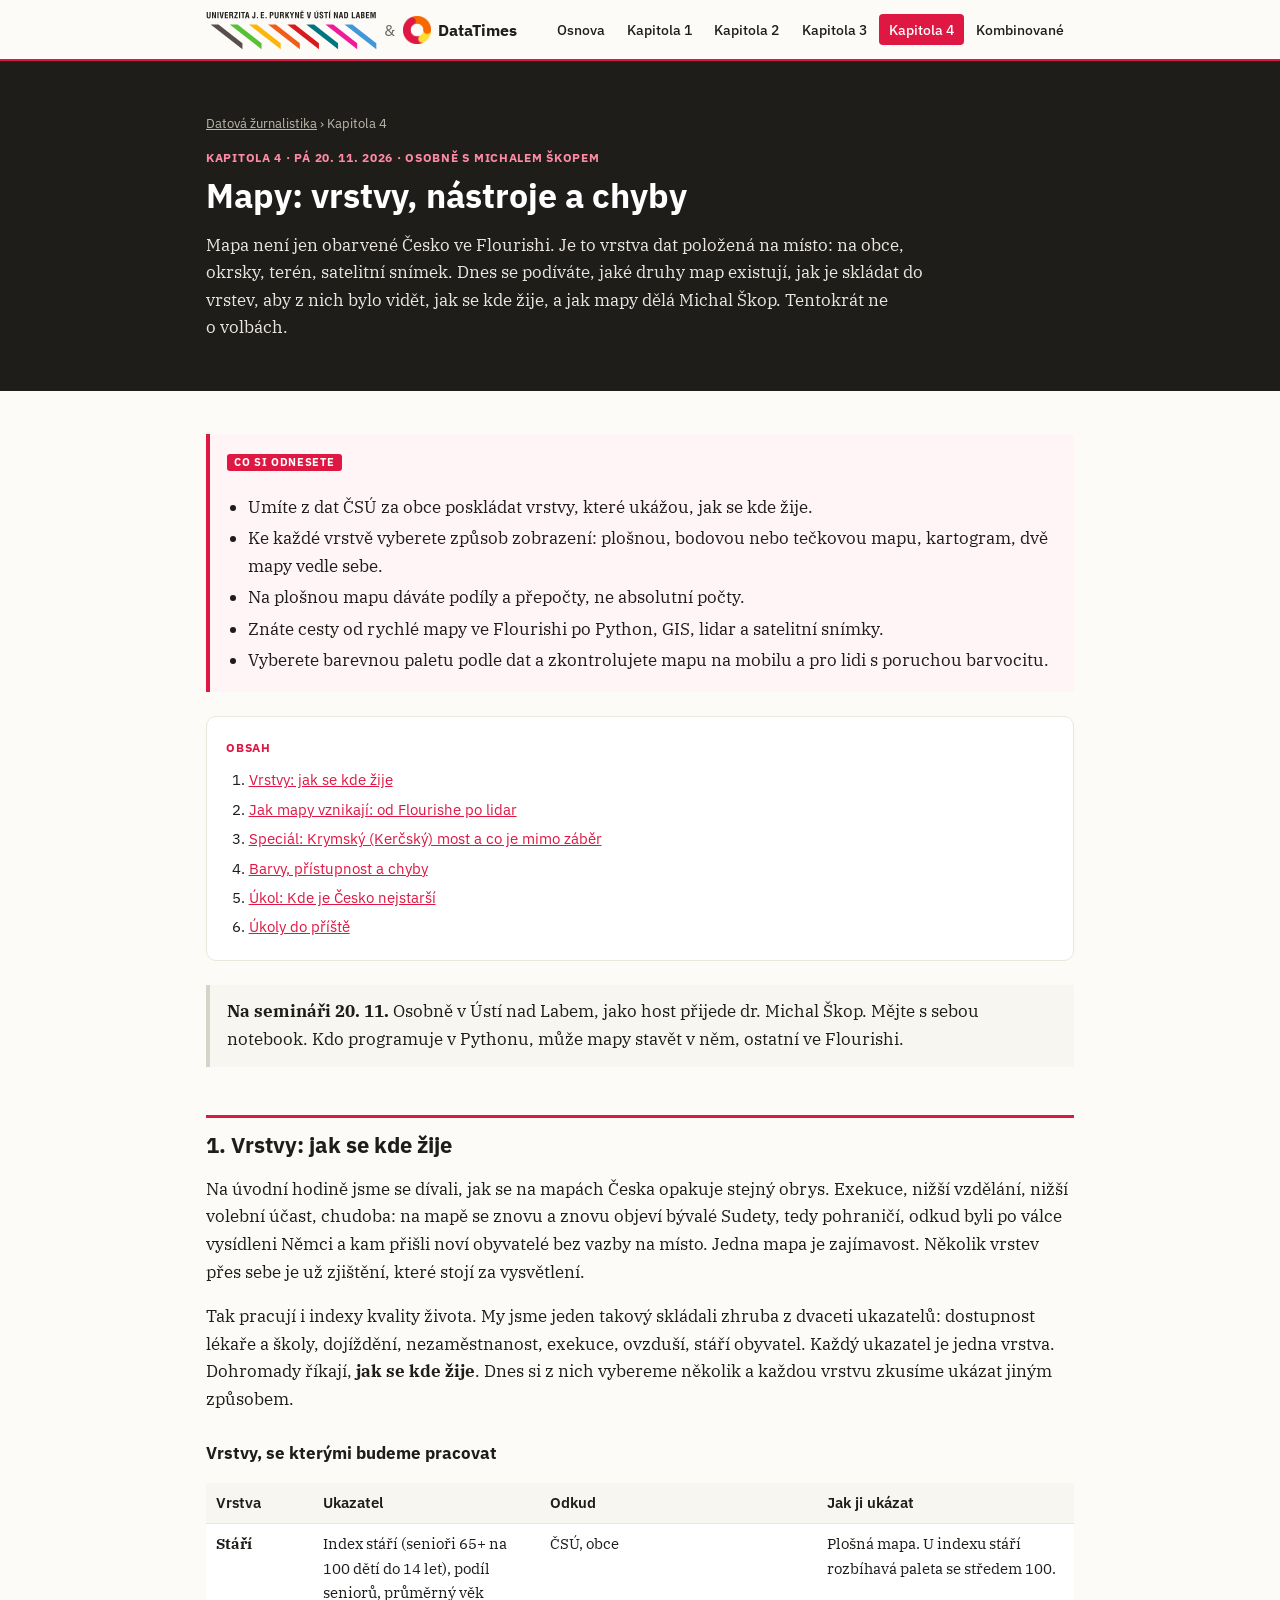
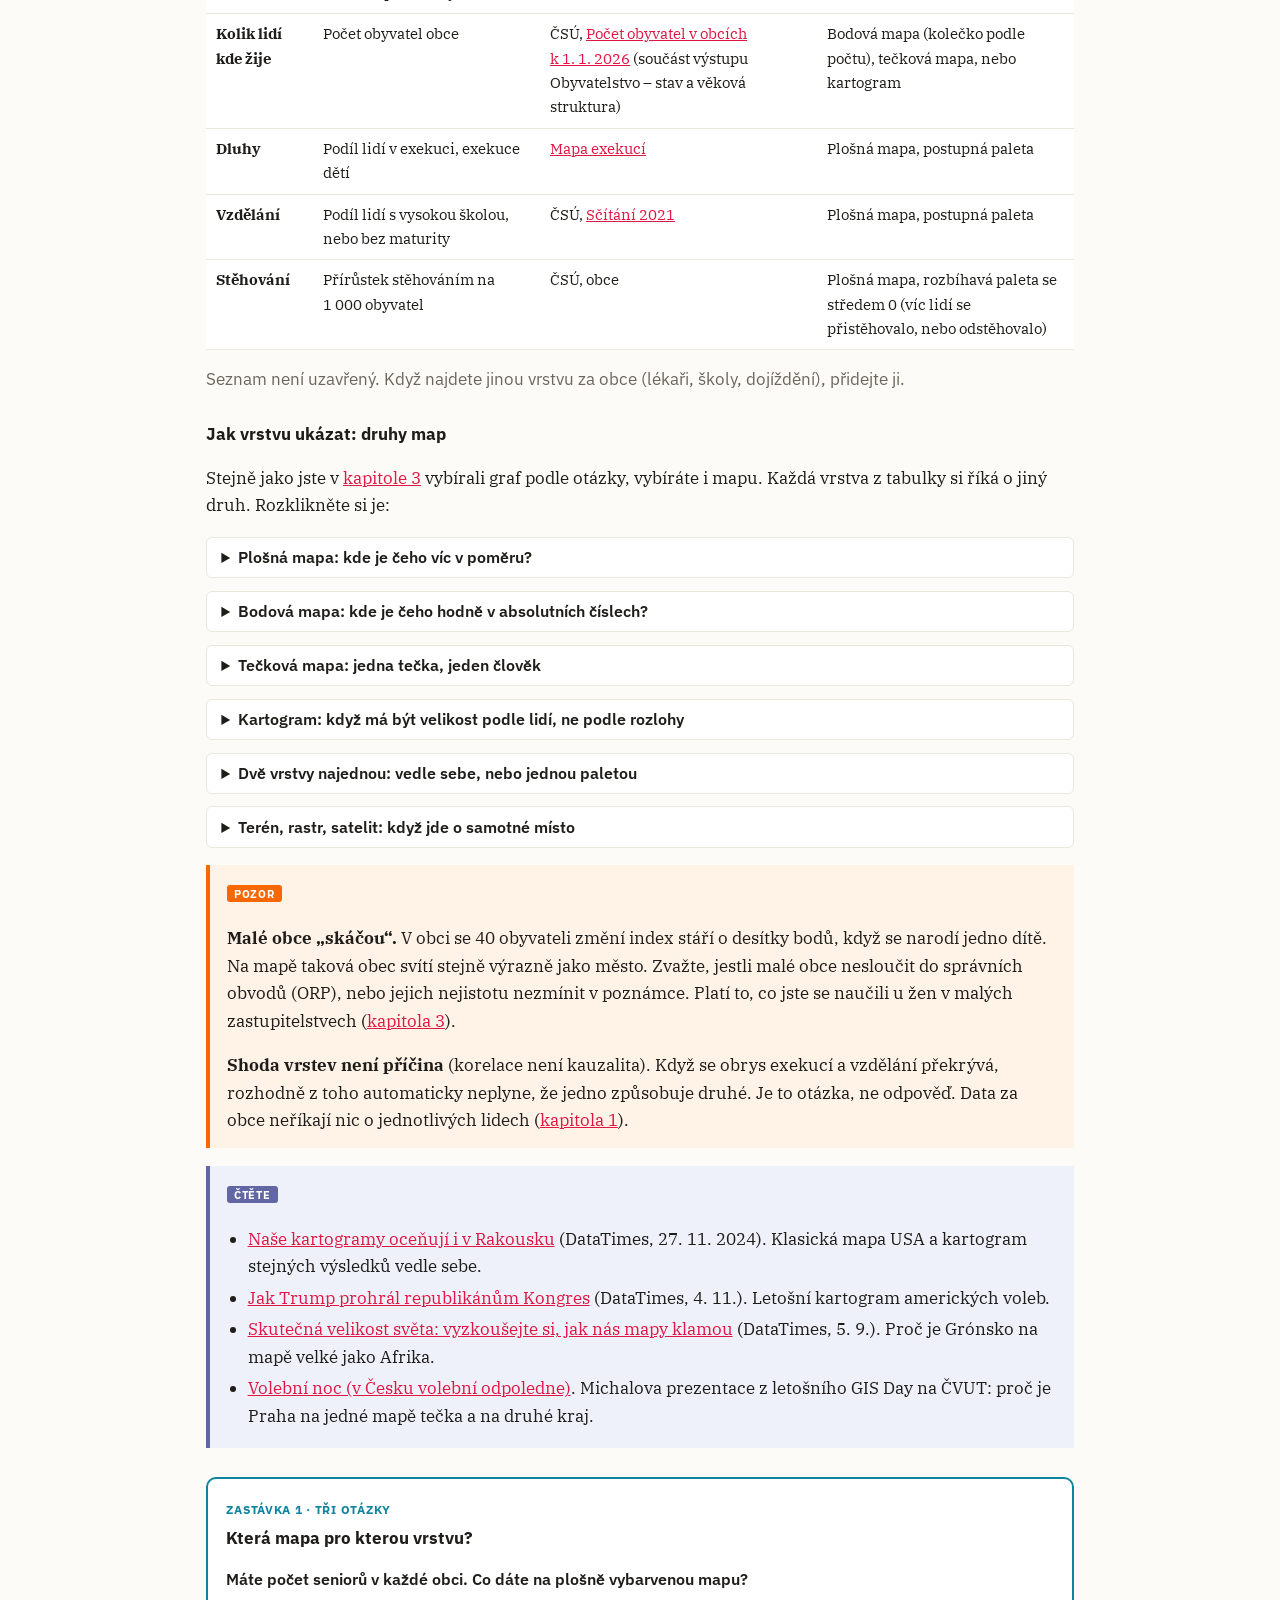
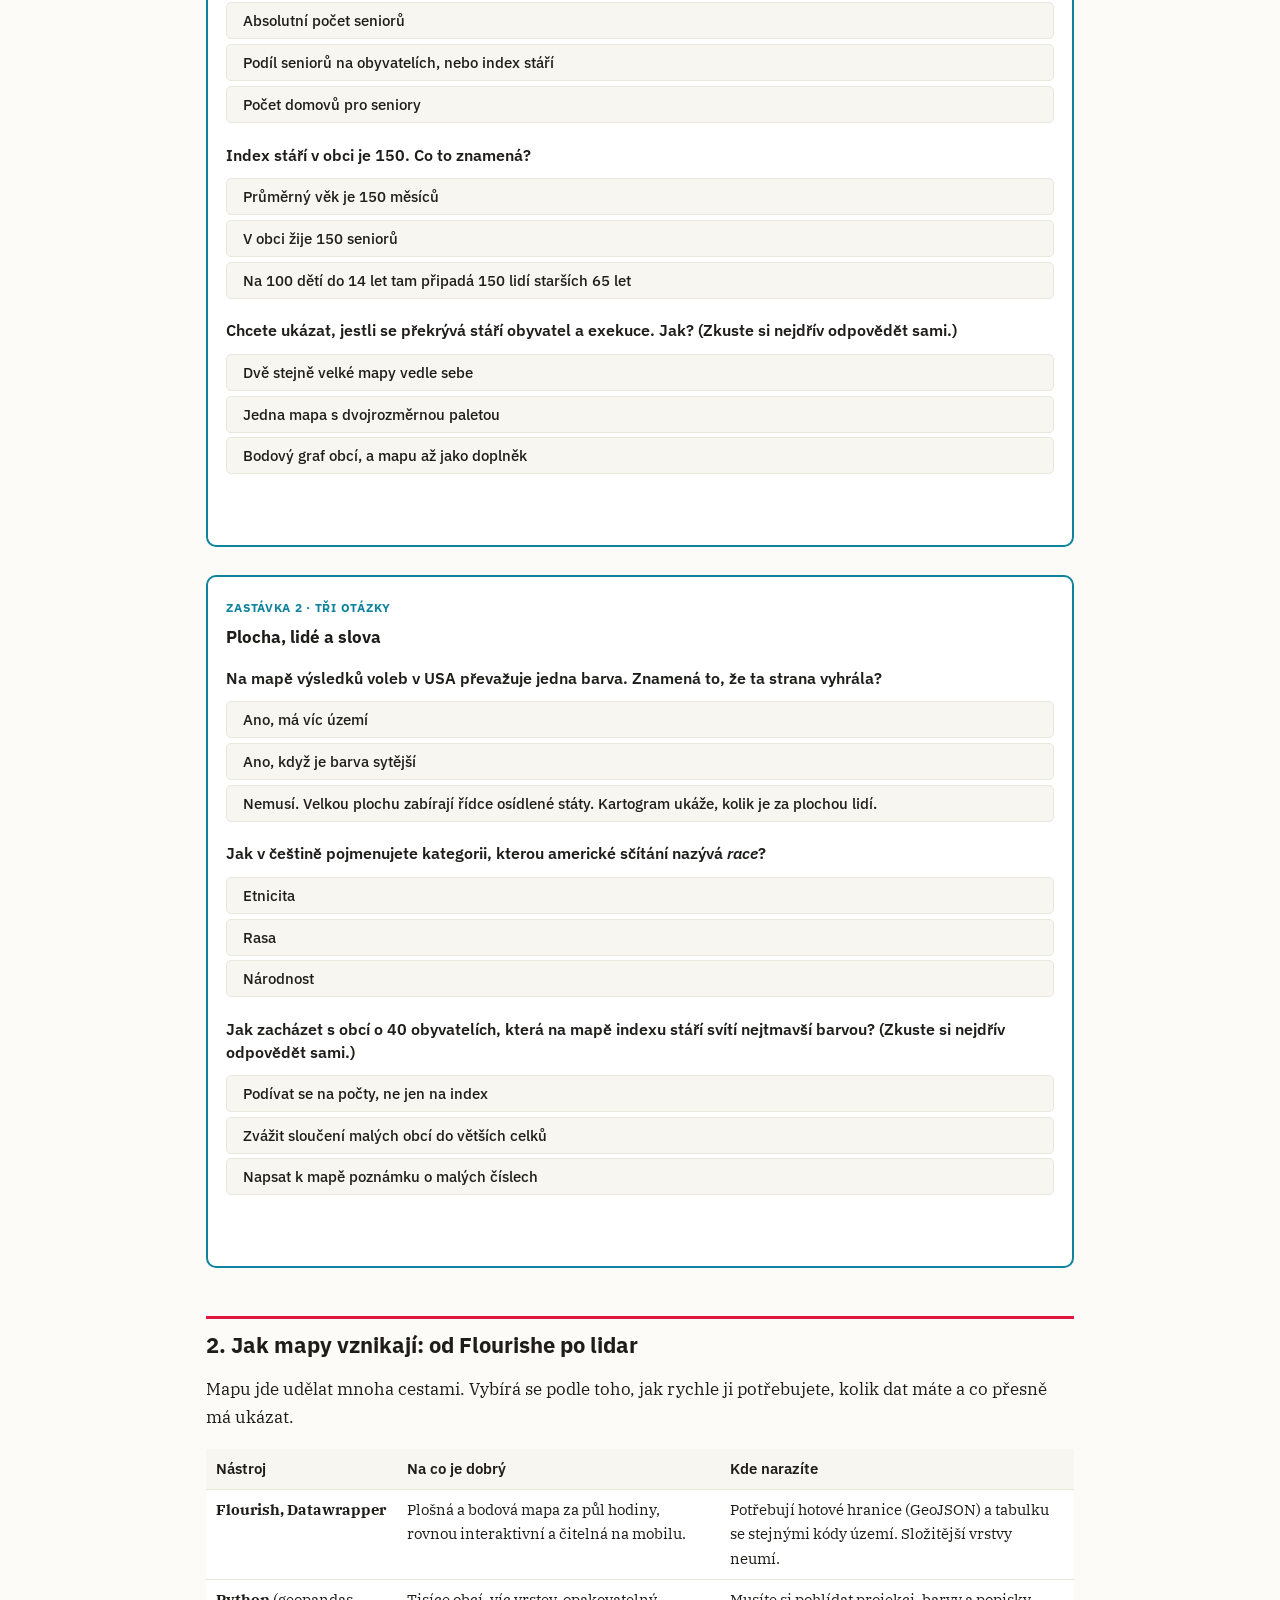
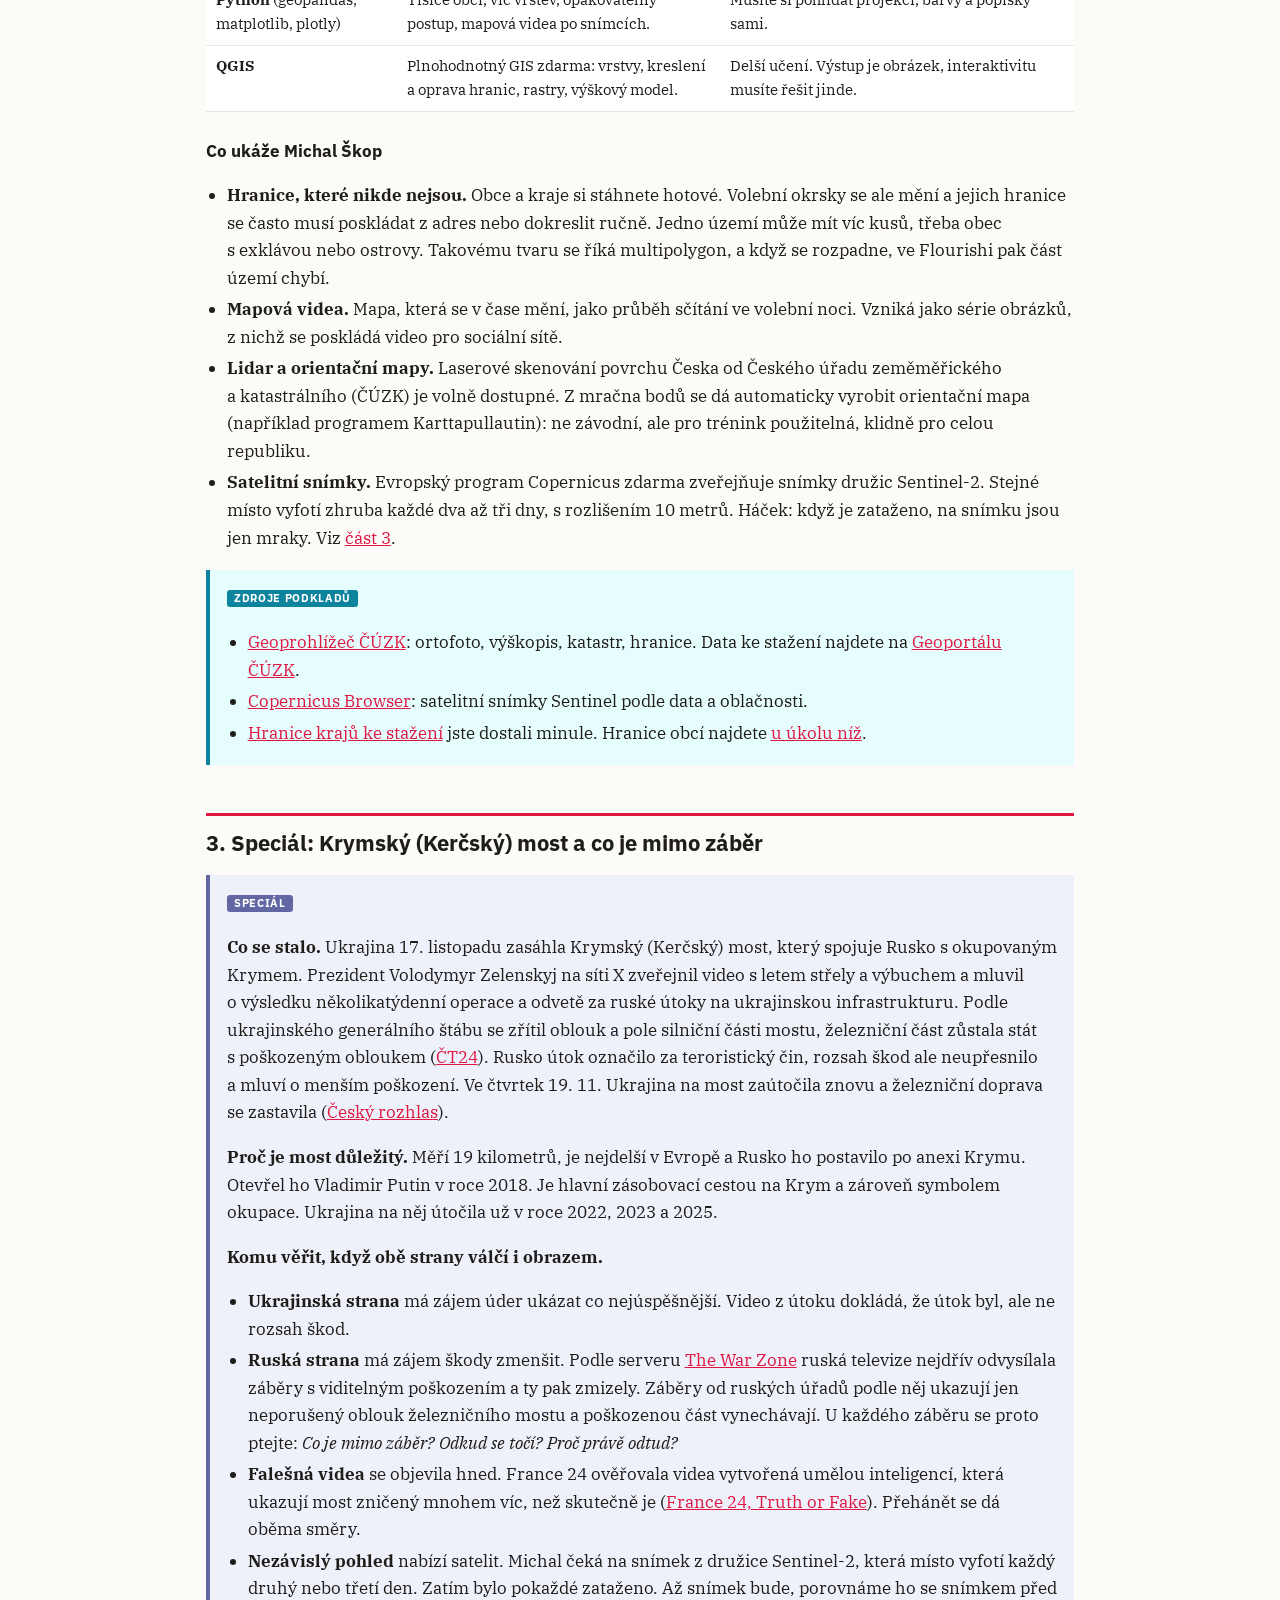
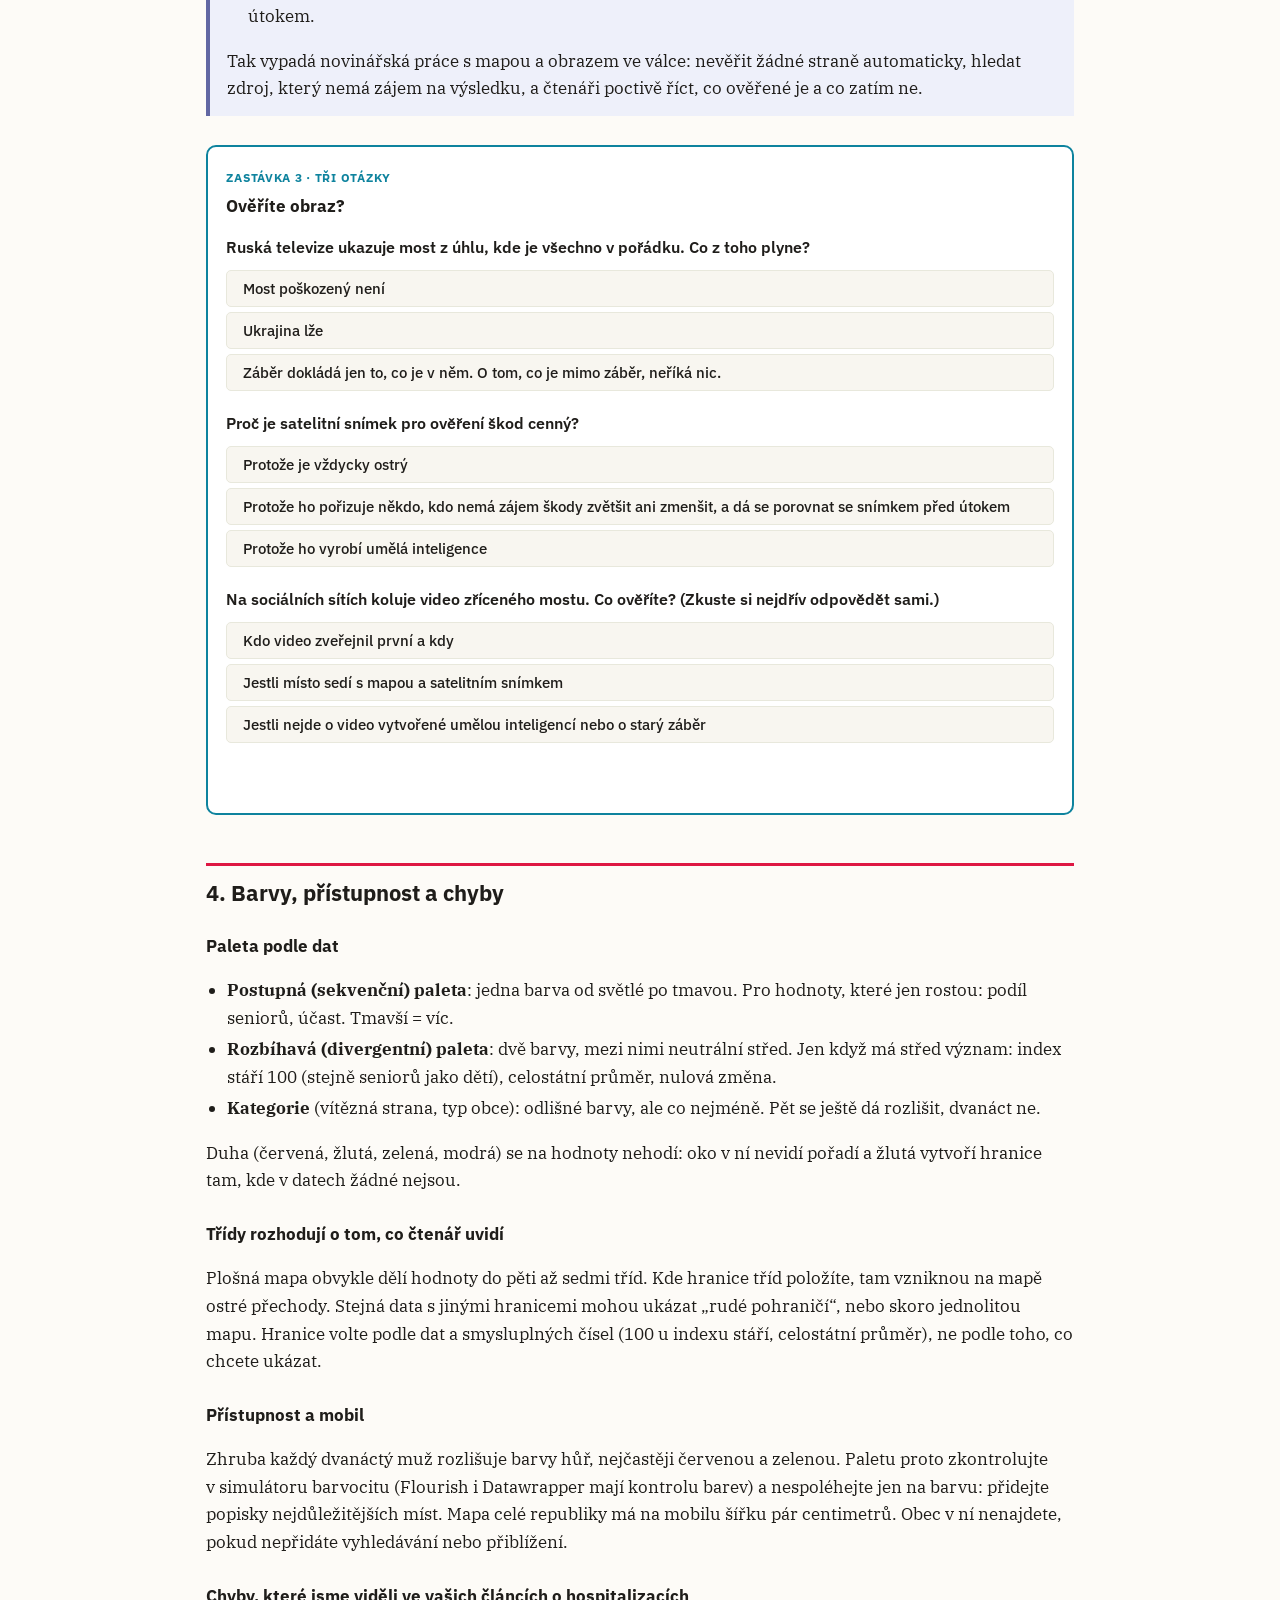
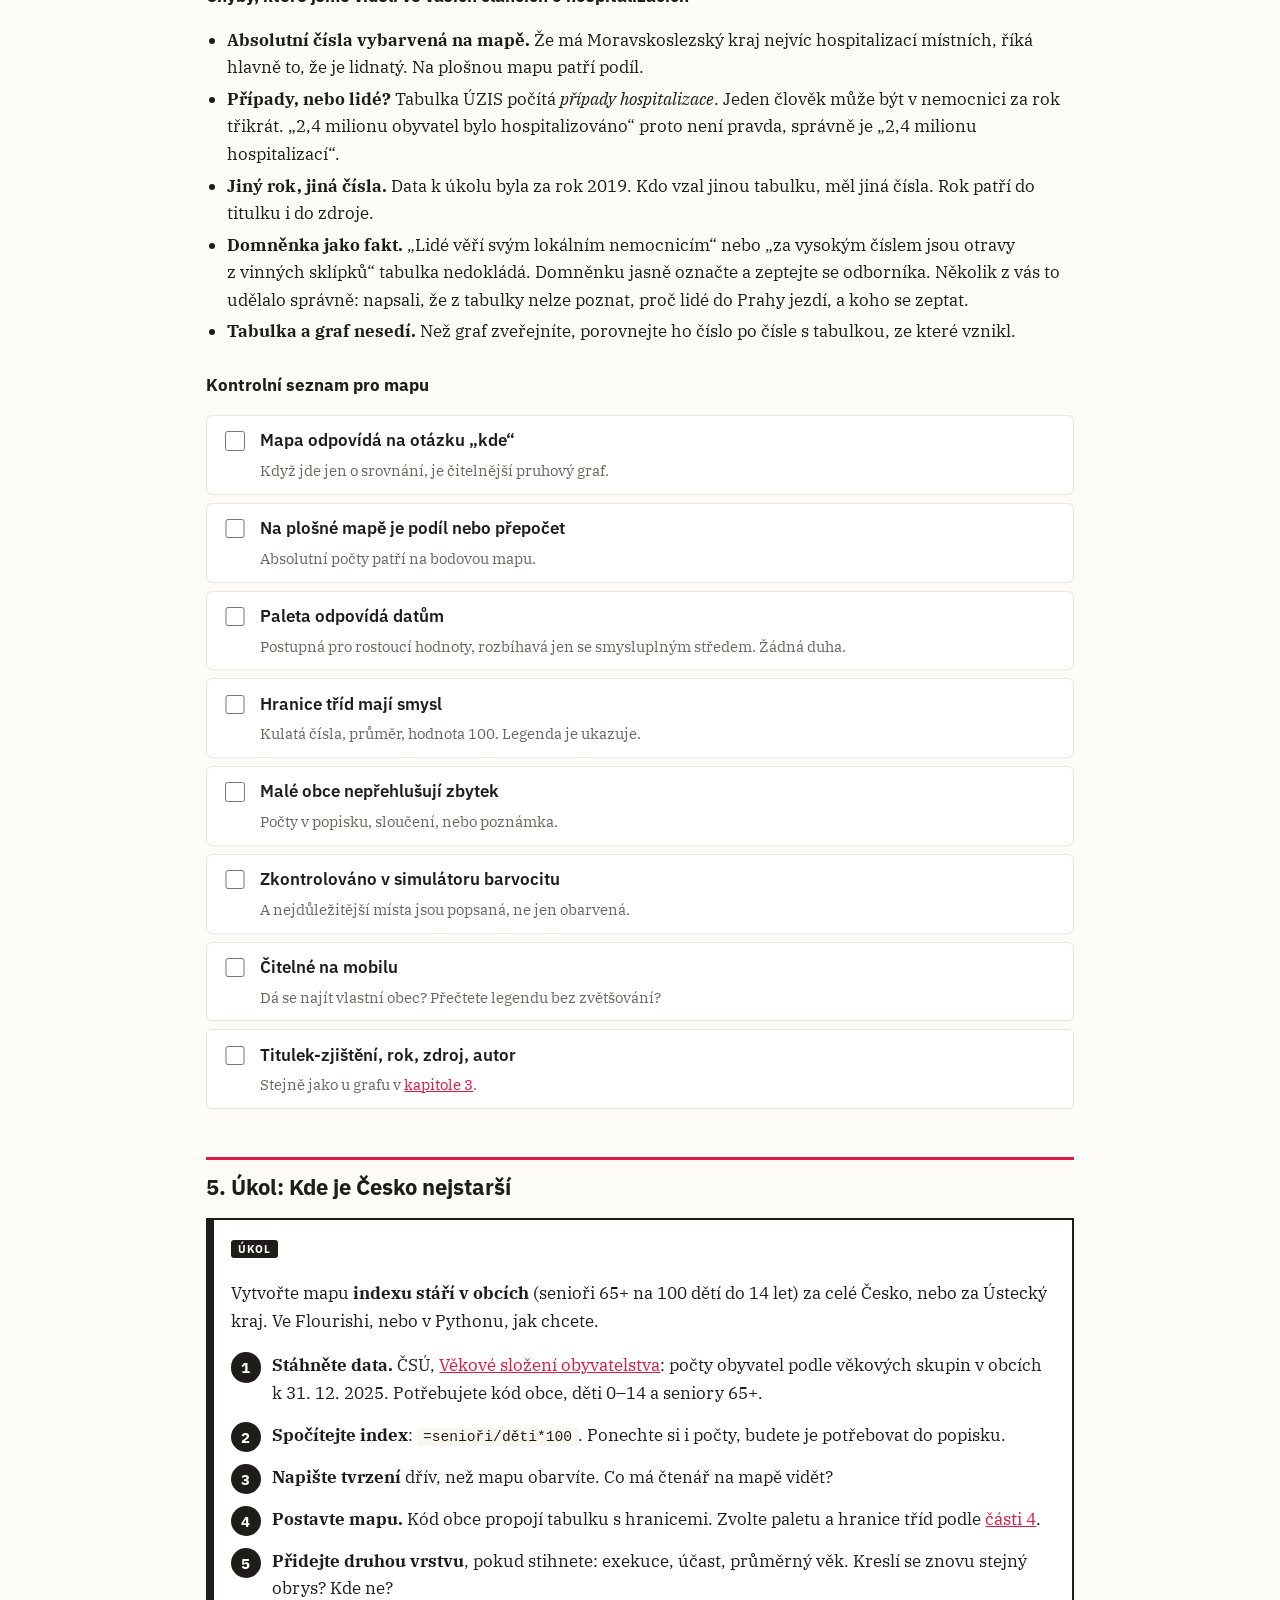
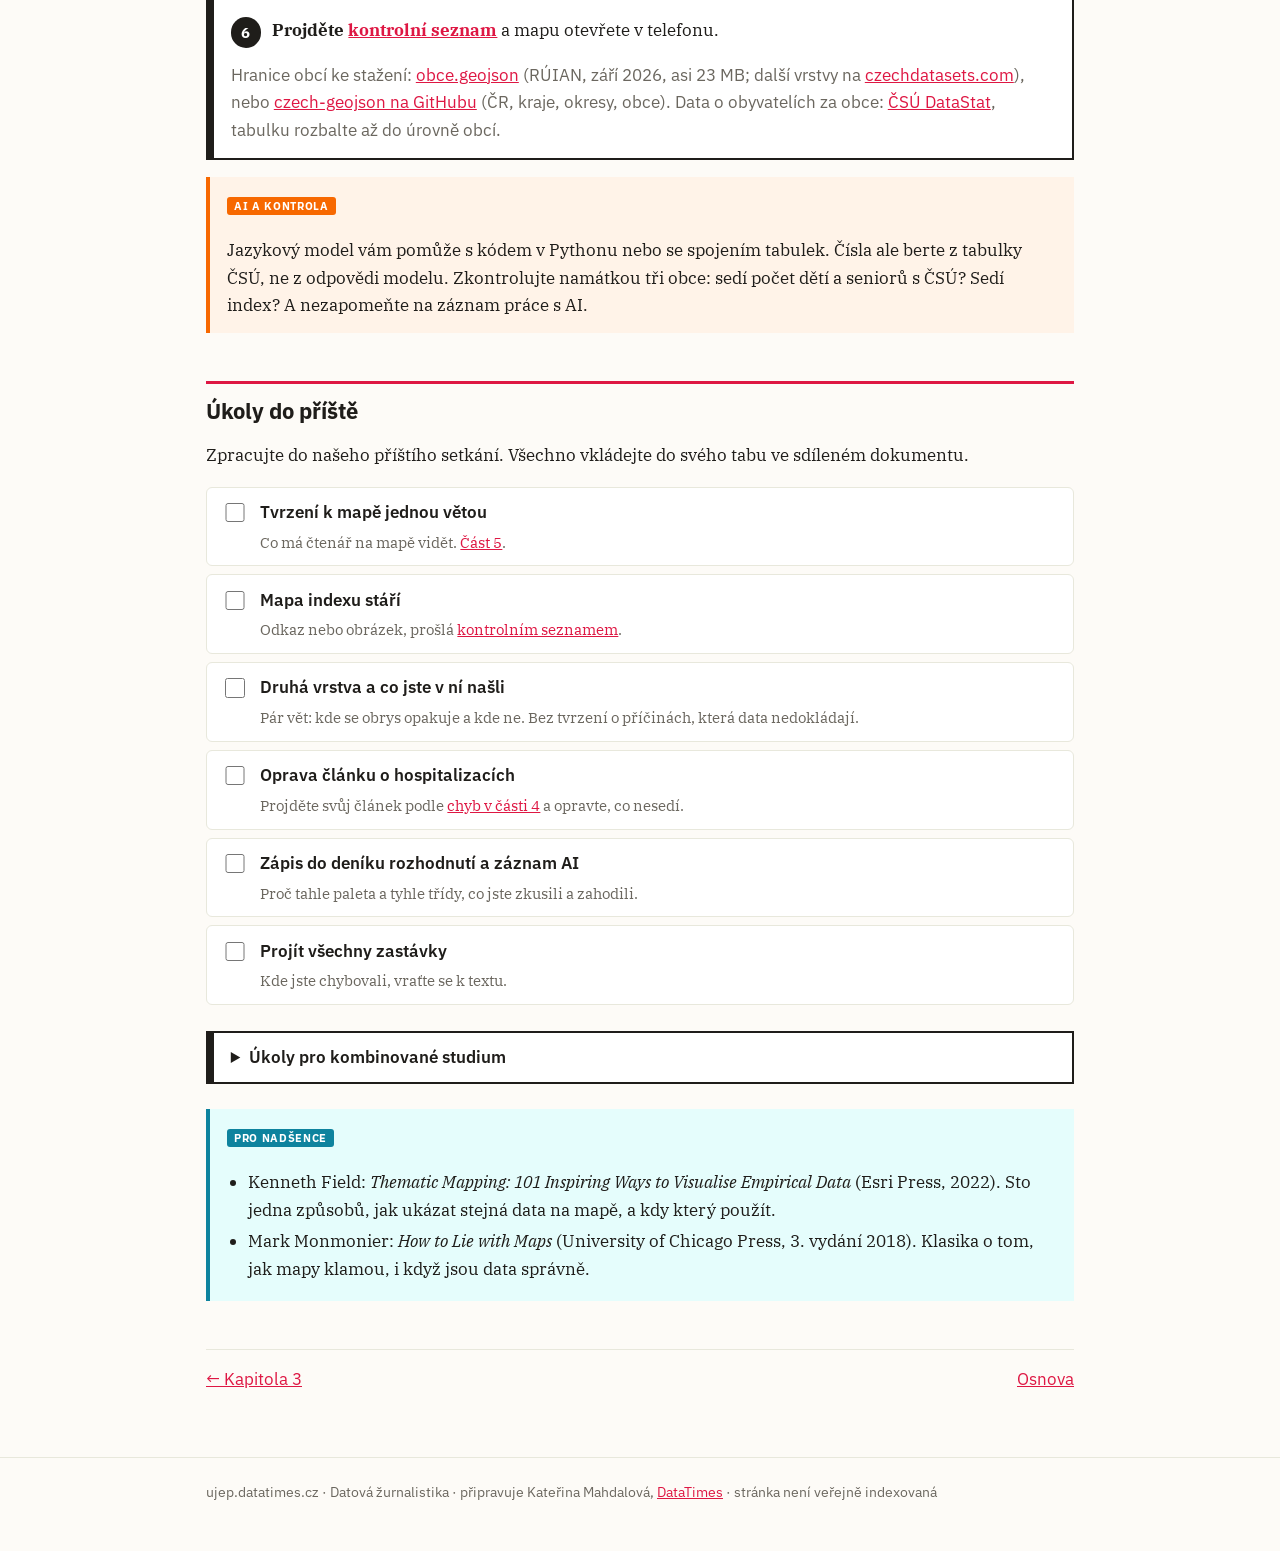
<file: datova-zurnalistika/kapitola-4/index.html>
<!doctype html>
<html lang="cs">
<head>
<meta charset="utf-8">
<meta name="viewport" content="width=device-width, initial-scale=1">
<meta name="robots" content="noindex, nofollow">
<title>Mapy: vrstvy, nástroje a chyby · Kapitola 4</title>
<link rel="icon" href="../../assets/favicon.svg" type="image/svg+xml">
<link rel="apple-touch-icon" href="../../assets/datatimes-logo.png">
<link rel="preconnect" href="https://fonts.googleapis.com">
<link rel="preconnect" href="https://fonts.gstatic.com" crossorigin>
<link rel="stylesheet" href="https://fonts.googleapis.com/css2?family=IBM+Plex+Sans:wght@400;500;600;700&family=IBM+Plex+Serif:ital,wght@0,400;0,600;1,400&display=swap">
<link rel="stylesheet" href="../../assets/style.css">
</head>
<body>
<div class="progress" aria-hidden="true"></div>
<header class="top"><div class="wrap">
  <a class="brand" href="../../index.html"><img class="ujep" src="../../assets/ujep-logo.svg" alt="UJEP"><span class="x">&amp;</span><img src="../../assets/datatimes-logo.png" alt="">DataTimes</a>
  <nav>
    <a href="../../index.html">Osnova</a>
    <a href="../kapitola-1/index.html">Kapitola 1</a>
    <a href="../kapitola-2/index.html">Kapitola 2</a>
    <a href="../kapitola-3/index.html">Kapitola 3</a>
    <a href="index.html" aria-current="page">Kapitola 4</a>
    <a href="../kombinovane/index.html">Kombinované</a>
  </nav>
</div></header>

<section class="hero"><div class="wrap">
  <p class="crumbs"><a href="../../index.html">Datová žurnalistika</a> › Kapitola 4</p>
  <p class="lbl">Kapitola 4 · pá 20. 11. 2026 · osobně s Michalem Škopem</p>
  <h1>Mapy: vrstvy, nástroje a&nbsp;chyby</h1>
  <p>Mapa není jen obarvené Česko ve Flourishi. Je to vrstva dat položená na místo: na obce, okrsky, terén, satelitní snímek. Dnes se podíváte, jaké druhy map existují, jak je skládat do vrstev, aby z&nbsp;nich bylo vidět, jak se kde žije, a&nbsp;jak mapy dělá Michal Škop. Tentokrát ne o&nbsp;volbách.</p>
</div></section>

<main class="wrap">

<div class="key">
  <span class="tag">Co si odnesete</span>
  <ul>
    <li>Umíte z&nbsp;dat ČSÚ za obce poskládat vrstvy, které ukážou, jak se kde žije.</li>
    <li>Ke každé vrstvě vyberete způsob zobrazení: plošnou, bodovou nebo tečkovou mapu, kartogram, dvě mapy vedle sebe.</li>
    <li>Na plošnou mapu dáváte podíly a&nbsp;přepočty, ne absolutní počty.</li>
    <li>Znáte cesty od rychlé mapy ve Flourishi po Python, GIS, lidar a&nbsp;satelitní snímky.</li>
    <li>Vyberete barevnou paletu podle dat a&nbsp;zkontrolujete mapu na mobilu a&nbsp;pro lidi s&nbsp;poruchou barvocitu.</li>
  </ul>
</div>

<nav class="toc" aria-label="Obsah kapitoly">
  <span class="lbl">Obsah</span>
  <ol>
    <li><a href="#vrstvy">Vrstvy: jak se kde žije</a></li>
    <li><a href="#nastroje">Jak mapy vznikají: od Flourishe po lidar</a></li>
    <li><a href="#most">Speciál: Krymský (Kerčský) most a&nbsp;co je mimo záběr</a></li>
    <li><a href="#barvy">Barvy, přístupnost a&nbsp;chyby</a></li>
    <li><a href="#mapa">Úkol: Kde je Česko nejstarší</a></li>
    <li><a href="#ukoly">Úkoly do příště</a></li>
  </ol>
</nav>

<div class="box">
  <p><strong>Na semináři 20. 11.</strong> Osobně v&nbsp;Ústí nad Labem, jako host přijede dr. Michal Škop. Mějte s&nbsp;sebou notebook. Kdo programuje v&nbsp;Pythonu, může mapy stavět v&nbsp;něm, ostatní ve Flourishi.</p>
</div>

<!-- ============ 1 ============ -->
<h2 id="vrstvy">1. Vrstvy: jak se kde žije</h2>

<p>Na úvodní hodině jsme se dívali, jak se na mapách Česka opakuje stejný obrys. Exekuce, nižší vzdělání, nižší volební účast, chudoba: na mapě se znovu a&nbsp;znovu objeví bývalé Sudety, tedy pohraničí, odkud byli po válce vysídleni Němci a&nbsp;kam přišli noví obyvatelé bez vazby na místo. Jedna mapa je zajímavost. Několik vrstev přes sebe je už zjištění, které stojí za vysvětlení.</p>

<p>Tak pracují i&nbsp;indexy kvality života. My jsme jeden takový skládali zhruba z&nbsp;dvaceti ukazatelů: dostupnost lékaře a&nbsp;školy, dojíždění, nezaměstnanost, exekuce, ovzduší, stáří obyvatel. Každý ukazatel je jedna vrstva. Dohromady říkají, <strong>jak se kde žije</strong>. Dnes si z&nbsp;nich vybereme několik a&nbsp;každou vrstvu zkusíme ukázat jiným způsobem.</p>

<h3>Vrstvy, se kterými budeme pracovat</h3>
<div class="table-wrap"><table>
  <tr><th>Vrstva</th><th>Ukazatel</th><th>Odkud</th><th>Jak ji ukázat</th></tr>
  <tr><td><strong>Stáří</strong></td><td>Index stáří (senioři 65+ na 100 dětí do 14 let), podíl seniorů, průměrný věk</td><td>ČSÚ, obce</td><td>Plošná mapa. U&nbsp;indexu stáří rozbíhavá paleta se středem 100.</td></tr>
  <tr><td><strong>Kolik lidí kde žije</strong></td><td>Počet obyvatel obce</td><td>ČSÚ, <a href="https://csu.gov.cz/produkty/spv_oby02_cr">Počet obyvatel v&nbsp;obcích k&nbsp;1.&nbsp;1.&nbsp;2026</a> (součást výstupu Obyvatelstvo – stav a&nbsp;věková struktura)</td><td>Bodová mapa (kolečko podle počtu), tečková mapa, nebo kartogram</td></tr>
  <tr><td><strong>Dluhy</strong></td><td>Podíl lidí v&nbsp;exekuci, exekuce dětí</td><td><a href="https://www.mapaexekuci.cz/">Mapa exekucí</a></td><td>Plošná mapa, postupná paleta</td></tr>
  <tr><td><strong>Vzdělání</strong></td><td>Podíl lidí s&nbsp;vysokou školou, nebo bez maturity</td><td>ČSÚ, <a href="https://scitani.gov.cz/">Sčítání 2021</a></td><td>Plošná mapa, postupná paleta</td></tr>
  <tr><td><strong>Stěhování</strong></td><td>Přírůstek stěhováním na 1&nbsp;000 obyvatel</td><td>ČSÚ, obce</td><td>Plošná mapa, rozbíhavá paleta se středem 0 (víc lidí se přistěhovalo, nebo odstěhovalo)</td></tr>
</table></div>
<p class="sub">Seznam není uzavřený. Když najdete jinou vrstvu za obce (lékaři, školy, dojíždění), přidejte ji.</p>

<h3>Jak vrstvu ukázat: druhy map</h3>
<p>Stejně jako jste v&nbsp;<a href="../kapitola-3/index.html#typ">kapitole 3</a> vybírali graf podle otázky, vybíráte i&nbsp;mapu. Každá vrstva z&nbsp;tabulky si říká o&nbsp;jiný druh. Rozklikněte si je:</p>

<details>
  <summary>Plošná mapa: kde je čeho víc v&nbsp;poměru?</summary>
  <p>Každé území (obec, okres, kraj) je vybarvené podle hodnoty. Anglicky <em>choropleth</em>. Je to nejčastější mapa v&nbsp;novinách a&nbsp;Flourish ji nabízí jako první. Hodí se jen na <strong>podíly a&nbsp;přepočty</strong>: index stáří, podíl lidí v&nbsp;exekuci, podíl vysokoškoláků. Kdybyste vybarvili absolutní počty, mapa by ukázala hlavně to, kde žije hodně lidí.</p>
</details>
<details>
  <summary>Bodová mapa: kde je čeho hodně v&nbsp;absolutních číslech?</summary>
  <p>Na každém místě je kolečko, jehož plocha odpovídá počtu. Na absolutní čísla (počet obyvatel, počet seniorů, počet lidí v&nbsp;exekuci) je to správná volba. Pozor, aby plocha kolečka rostla s&nbsp;hodnotou, ne jeho průměr. Jinak dvojnásobek vypadá jako čtyřnásobek.</p>
</details>
<details>
  <summary>Tečková mapa: jedna tečka, jeden člověk</summary>
  <p>Každá tečka je jeden člověk (nebo deset, sto). Tečky se rozmístí uvnitř území, kde lidé žijí, a&nbsp;mapa tak ukáže hustotu osídlení i&nbsp;to, jak jsou skupiny obyvatel rozmístěné. Dvě barvy teček (třeba děti a&nbsp;senioři) ukážou obě vrstvy najednou. Známé jsou mapy etnicity podle sčítání lidu v&nbsp;USA a&nbsp;v&nbsp;Brazílii, kde je každý obyvatel barevnou tečkou podle toho, k&nbsp;jaké skupině se ve sčítání přihlásil. Je z&nbsp;nich vidět, jak jsou města rozdělená po čtvrtích.</p>
  <p class="sub">Americké sčítání tuhle kategorii anglicky nazývá <em>race</em>. V&nbsp;češtině o&nbsp;ní mluvíme jako o&nbsp;<strong>etnicitě</strong>, pojem rasa je překonaný a&nbsp;nepoužíváme ho.</p>
</details>
<details>
  <summary>Kartogram: když má být velikost podle lidí, ne podle rozlohy</summary>
  <p>Území se překreslí tak, aby jeho velikost odpovídala počtu obyvatel nebo voličů, ne rozloze. Na běžné mapě výsledků prezidentských voleb v&nbsp;USA zabírají řídce osídlené státy uprostřed země obrovskou plochu jedné barvy. V&nbsp;kartogramu se scvrknou a&nbsp;vystoupí lidnaté pobřeží na východě a&nbsp;na západě. My jsme to dělali šestiúhelníky: každý představuje stejný počet lidí. V&nbsp;Česku by kartogram zmenšil řídce osídlené pohraničí a&nbsp;zvětšil města.</p>
  <p class="sub">Pozor na dvojí význam: v&nbsp;tradiční české kartografii se slovem kartogram někdy myslí plošně vybarvená mapa. My ho používáme ve smyslu anglického <em>cartogram</em>, tedy mapy zdeformované podle velikosti populace.</p>
</details>
<details>
  <summary>Dvě vrstvy najednou: vedle sebe, nebo jednou paletou</summary>
  <p>Nejjednodušší je dát <strong>dvě stejně velké mapy vedle sebe</strong> se stejným výřezem: oko samo porovná, kde se obrys opakuje. Pokročilejší je <strong>dvojrozměrná paleta</strong>: jedna vrstva určuje odstín, druhá sytost, a&nbsp;legenda je čtverec 3&nbsp;×&nbsp;3. Je to silné, ale čtenář se ji musí naučit číst. Do článku pro širokou veřejnost proto spíš mapy vedle sebe.</p>
</details>
<details>
  <summary>Terén, rastr, satelit: když jde o&nbsp;samotné místo</summary>
  <p>Výškový model terénu, letecký nebo satelitní snímek. Nevybarvujete na nich úřední hranice, ale ukazujete, co na místě skutečně je: řeka, která se rozlila, les, který zmizel, most, který spadl (<a href="#most">část 3</a>). Pod vrstvy dat se hodí jako podklad: pohraničí kopíruje hory.</p>
</details>

<div class="warn">
  <span class="tag">Pozor</span>
  <p><strong>Malé obce „skáčou“.</strong> V&nbsp;obci se 40 obyvateli změní index stáří o&nbsp;desítky bodů, když se narodí jedno dítě. Na mapě taková obec svítí stejně výrazně jako město. Zvažte, jestli malé obce nesloučit do správních obvodů (ORP), nebo jejich nejistotu nezmínit v&nbsp;poznámce. Platí to, co jste se naučili u&nbsp;žen v&nbsp;malých zastupitelstvech (<a href="../kapitola-3/index.html#pravda">kapitola 3</a>).</p>
  <p><strong>Shoda vrstev není příčina</strong> (korelace není kauzalita). Když se obrys exekucí a&nbsp;vzdělání překrývá, rozhodně z&nbsp;toho automaticky neplyne, že jedno způsobuje druhé. Je to otázka, ne odpověď. Data za obce neříkají nic o&nbsp;jednotlivých lidech (<a href="../kapitola-1/index.html#souvislosti">kapitola 1</a>).</p>
</div>

<div class="deep">
  <span class="tag">Čtěte</span>
  <ul>
    <li><a href="https://www.mahdalova-skop.cz/clanek/volby-rakousko-2024-11-27-kartogramy">Naše kartogramy oceňují i&nbsp;v&nbsp;Rakousku</a> (DataTimes, 27. 11. 2024). Klasická mapa USA a&nbsp;kartogram stejných výsledků vedle sebe.</li>
    <li><a href="https://www.mahdalova-skop.cz/clanek/volby-usa-2026-11-04-proc-vyhrali-demokrate">Jak Trump prohrál republikánům Kongres</a> (DataTimes, 4. 11.). Letošní kartogram amerických voleb.</li>
    <li><a href="https://www.mahdalova-skop.cz/clanek/kontext-2026-09-05-skutecna-velikost-sveta">Skutečná velikost světa: vyzkoušejte si, jak nás mapy klamou</a> (DataTimes, 5. 9.). Proč je Grónsko na mapě velké jako Afrika.</li>
    <li><a href="https://www.mahdalova-skop.cz/specialy/cvut-gis-day-2026/">Volební noc (v&nbsp;Česku volební odpoledne)</a>. Michalova prezentace z&nbsp;letošního GIS Day na ČVUT: proč je Praha na jedné mapě tečka a&nbsp;na druhé kraj.</li>
  </ul>
</div>

<section class="quiz" aria-labelledby="z1">
  <span class="lbl">Zastávka 1 · tři otázky</span>
  <h3 id="z1">Která mapa pro kterou vrstvu?</h3>
  <fieldset class="qq" data-answer="1">
    <legend>Máte počet seniorů v&nbsp;každé obci. Co dáte na plošně vybarvenou mapu?</legend>
    <button>Absolutní počet seniorů</button>
    <button>Podíl seniorů na obyvatelích, nebo index stáří</button>
    <button>Počet domovů pro seniory</button>
    <p class="why">Plošná mapa unese jen podíly a&nbsp;přepočty. Absolutní počty ukáže hlavně to, kde žije nejvíc lidí. Na ně se hodí bodová mapa. <a href="#vrstvy">Zpět</a>.</p>
  </fieldset>
  <fieldset class="qq" data-answer="2">
    <legend>Index stáří v&nbsp;obci je 150. Co to znamená?</legend>
    <button>Průměrný věk je 150 měsíců</button>
    <button>V&nbsp;obci žije 150 seniorů</button>
    <button>Na 100 dětí do 14 let tam připadá 150 lidí starších 65 let</button>
    <p class="why">Index stáří = senioři (65+) na 100 dětí (0–14). <a href="#vrstvy">Zpět</a>.</p>
  </fieldset>
  <fieldset class="qq" data-answer="all">
    <legend>Chcete ukázat, jestli se překrývá stáří obyvatel a&nbsp;exekuce. Jak? (Zkuste si nejdřív odpovědět sami.)</legend>
    <button>Dvě stejně velké mapy vedle sebe</button>
    <button>Jedna mapa s&nbsp;dvojrozměrnou paletou</button>
    <button>Bodový graf obcí, a&nbsp;mapu až jako doplněk</button>
    <div class="why">Správně jsou všechny tři. Mapy vedle sebe jsou nejsrozumitelnější, dvojrozměrná paleta úspornější, ale čtenář se ji musí naučit. Bodový graf ukáže vztah přesněji, mapa k&nbsp;němu přidá, kde ty obce leží. <a href="#vrstvy">Zpět</a>.</div>
  </fieldset>
  <p class="score" aria-live="polite"></p>
</section>

<section class="quiz" aria-labelledby="z2">
  <span class="lbl">Zastávka 2 · tři otázky</span>
  <h3 id="z2">Plocha, lidé a&nbsp;slova</h3>
  <fieldset class="qq" data-answer="2">
    <legend>Na mapě výsledků voleb v&nbsp;USA převažuje jedna barva. Znamená to, že ta strana vyhrála?</legend>
    <button>Ano, má víc území</button>
    <button>Ano, když je barva sytější</button>
    <button>Nemusí. Velkou plochu zabírají řídce osídlené státy. Kartogram ukáže, kolik je za plochou lidí.</button>
    <p class="why">Plocha není počet lidí. <a href="#vrstvy">Kartogram</a>.</p>
  </fieldset>
  <fieldset class="qq" data-answer="0">
    <legend>Jak v&nbsp;češtině pojmenujete kategorii, kterou americké sčítání nazývá <em>race</em>?</legend>
    <button>Etnicita</button>
    <button>Rasa</button>
    <button>Národnost</button>
    <p class="why">Mluvíme o&nbsp;etnicitě. Pojem rasa je překonaný. Národnost je v&nbsp;českém sčítání samostatná otázka. <a href="#vrstvy">Tečková mapa</a>.</p>
  </fieldset>
  <fieldset class="qq" data-answer="all">
    <legend>Jak zacházet s&nbsp;obcí o&nbsp;40 obyvatelích, která na mapě indexu stáří svítí nejtmavší barvou? (Zkuste si nejdřív odpovědět sami.)</legend>
    <button>Podívat se na počty, ne jen na index</button>
    <button>Zvážit sloučení malých obcí do větších celků</button>
    <button>Napsat k&nbsp;mapě poznámku o&nbsp;malých číslech</button>
    <div class="why">Správně jsou všechny tři. Počty ukážou, o&nbsp;kolik lidí jde, sloučení ubere náhodné výkyvy a&nbsp;poznámka upozorní čtenáře. <a href="#vrstvy">Zpět</a>.</div>
  </fieldset>
  <p class="score" aria-live="polite"></p>
</section>

<!-- ============ 2 ============ -->
<h2 id="nastroje">2. Jak mapy vznikají: od Flourishe po lidar</h2>

<p>Mapu jde udělat mnoha cestami. Vybírá se podle toho, jak rychle ji potřebujete, kolik dat máte a&nbsp;co přesně má ukázat.</p>

<div class="table-wrap"><table>
  <tr><th>Nástroj</th><th>Na co je dobrý</th><th>Kde narazíte</th></tr>
  <tr><td><strong>Flourish, Datawrapper</strong></td><td>Plošná a&nbsp;bodová mapa za půl hodiny, rovnou interaktivní a&nbsp;čitelná na mobilu.</td><td>Potřebují hotové hranice (GeoJSON) a&nbsp;tabulku se stejnými kódy území. Složitější vrstvy neumí.</td></tr>
  <tr><td><strong>Python</strong> (geopandas, matplotlib, plotly)</td><td>Tisíce obcí, víc vrstev, opakovatelný postup, mapová videa po snímcích.</td><td>Musíte si pohlídat projekci, barvy a&nbsp;popisky sami.</td></tr>
  <tr><td><strong>QGIS</strong></td><td>Plnohodnotný GIS zdarma: vrstvy, kreslení a&nbsp;oprava hranic, rastry, výškový model.</td><td>Delší učení. Výstup je obrázek, interaktivitu musíte řešit jinde.</td></tr>
</table></div>

<h3>Co ukáže Michal Škop</h3>
<ul>
  <li><strong>Hranice, které nikde nejsou.</strong> Obce a&nbsp;kraje si stáhnete hotové. Volební okrsky se ale mění a&nbsp;jejich hranice se často musí poskládat z&nbsp;adres nebo dokreslit ručně. Jedno území může mít víc kusů, třeba obec s&nbsp;exklávou nebo ostrovy. Takovému tvaru se říká multipolygon, a&nbsp;když se rozpadne, ve Flourishi pak část území chybí.</li>
  <li><strong>Mapová videa.</strong> Mapa, která se v&nbsp;čase mění, jako průběh sčítání ve volební noci. Vzniká jako série obrázků, z&nbsp;nichž se poskládá video pro sociální sítě.</li>
  <li><strong>Lidar a&nbsp;orientační mapy.</strong> Laserové skenování povrchu Česka od Českého úřadu zeměměřického a&nbsp;katastrálního (ČÚZK) je volně dostupné. Z&nbsp;mračna bodů se dá automaticky vyrobit orientační mapa (například programem Karttapullautin): ne závodní, ale pro trénink použitelná, klidně pro celou republiku.</li>
  <li><strong>Satelitní snímky.</strong> Evropský program Copernicus zdarma zveřejňuje snímky družic Sentinel-2. Stejné místo vyfotí zhruba každé dva až tři dny, s&nbsp;rozlišením 10 metrů. Háček: když je zataženo, na snímku jsou jen mraky. Viz <a href="#most">část 3</a>.</li>
</ul>

<div class="tip">
  <span class="tag">Zdroje podkladů</span>
  <ul>
    <li><a href="https://ags.cuzk.gov.cz/geoprohlizec/">Geoprohlížeč ČÚZK</a>: ortofoto, výškopis, katastr, hranice. Data ke stažení najdete na <a href="https://geoportal.cuzk.gov.cz/">Geoportálu ČÚZK</a>.</li>
    <li><a href="https://browser.dataspace.copernicus.eu/">Copernicus Browser</a>: satelitní snímky Sentinel podle data a&nbsp;oblačnosti.</li>
    <li><a href="../kapitola-3/index.html#data">Hranice krajů ke stažení</a> jste dostali minule. Hranice obcí najdete <a href="#mapa">u&nbsp;úkolu níž</a>.</li>
  </ul>
</div>

<!-- ============ 4 ============ -->
<h2 id="most">3. Speciál: Krymský (Kerčský) most a&nbsp;co je mimo záběr</h2>

<div class="deep">
  <span class="tag">Speciál</span>
  <p><strong>Co se stalo.</strong> Ukrajina 17. listopadu zasáhla Krymský (Kerčský) most, který spojuje Rusko s&nbsp;okupovaným Krymem. Prezident Volodymyr Zelenskyj na síti X zveřejnil video s&nbsp;letem střely a&nbsp;výbuchem a&nbsp;mluvil o&nbsp;výsledku několikatýdenní operace a&nbsp;odvetě za ruské útoky na ukrajinskou infrastrukturu. Podle ukrajinského generálního štábu se zřítil oblouk a&nbsp;pole silniční části mostu, železniční část zůstala stát s&nbsp;poškozeným obloukem (<a href="https://ct24.ceskatelevize.cz/clanek/svet/rusky-balisticky-utok-v-kyjeve-zasahl-dva-mosty-379678">ČT24</a>). Rusko útok označilo za teroristický čin, rozsah škod ale neupřesnilo a&nbsp;mluví o&nbsp;menším poškození. Ve čtvrtek 19.&nbsp;11. Ukrajina na most zaútočila znovu a&nbsp;železniční doprava se zastavila (<a href="https://www.irozhlas.cz/zpravy-svet/krymsky-most-aktualne-dnes-utok-2026-ukrajina-rusko-online-valka_2611190612_ako">Český rozhlas</a>).</p>
  <p><strong>Proč je most důležitý.</strong> Měří 19 kilometrů, je nejdelší v&nbsp;Evropě a&nbsp;Rusko ho postavilo po anexi Krymu. Otevřel ho Vladimir Putin v&nbsp;roce 2018. Je hlavní zásobovací cestou na Krym a&nbsp;zároveň symbolem okupace. Ukrajina na něj útočila už v&nbsp;roce 2022, 2023 a&nbsp;2025.</p>
  <p><strong>Komu věřit, když obě strany válčí i&nbsp;obrazem.</strong></p>
  <ul>
    <li><strong>Ukrajinská strana</strong> má zájem úder ukázat co nejúspěšnější. Video z&nbsp;útoku dokládá, že útok byl, ale ne rozsah škod.</li>
    <li><strong>Ruská strana</strong> má zájem škody zmenšit. Podle serveru <a href="https://www.twz.com/news-features/kerch-bridge-struck-for-the-second-time-in-less-than-24-hours-russia">The War Zone</a> ruská televize nejdřív odvysílala záběry s&nbsp;viditelným poškozením a&nbsp;ty pak zmizely. Záběry od ruských úřadů podle něj ukazují jen neporušený oblouk železničního mostu a&nbsp;poškozenou část vynechávají. U&nbsp;každého záběru se proto ptejte: <em>Co je mimo záběr? Odkud se točí? Proč právě odtud?</em></li>
    <li><strong>Falešná videa</strong> se objevila hned. France 24 ověřovala videa vytvořená umělou inteligencí, která ukazují most zničený mnohem víc, než skutečně je (<a href="https://www.france24.com/en/tv-shows/truth-or-fake/20261118-crimea-bridge-strike-fact-checking-fake-videos-of-damage-after-ukraine-s-attack">France 24, Truth or Fake</a>). Přehánět se dá oběma směry.</li>
    <li><strong>Nezávislý pohled</strong> nabízí satelit. Michal čeká na snímek z&nbsp;družice Sentinel-2, která místo vyfotí každý druhý nebo třetí den. Zatím bylo pokaždé zataženo. Až snímek bude, porovnáme ho se snímkem před útokem.</li>
  </ul>
  <p>Tak vypadá novinářská práce s&nbsp;mapou a&nbsp;obrazem ve válce: nevěřit žádné straně automaticky, hledat zdroj, který nemá zájem na výsledku, a&nbsp;čtenáři poctivě říct, co ověřené je a&nbsp;co zatím ne.</p>
</div>

<section class="quiz" aria-labelledby="z3">
  <span class="lbl">Zastávka 3 · tři otázky</span>
  <h3 id="z3">Ověříte obraz?</h3>
  <fieldset class="qq" data-answer="2">
    <legend>Ruská televize ukazuje most z&nbsp;úhlu, kde je všechno v&nbsp;pořádku. Co z&nbsp;toho plyne?</legend>
    <button>Most poškozený není</button>
    <button>Ukrajina lže</button>
    <button>Záběr dokládá jen to, co je v&nbsp;něm. O&nbsp;tom, co je mimo záběr, neříká nic.</button>
    <p class="why">Výběr záběru je rozhodnutí. Ptejte se, co v&nbsp;něm chybí. <a href="#most">Zpět</a>.</p>
  </fieldset>
  <fieldset class="qq" data-answer="1">
    <legend>Proč je satelitní snímek pro ověření škod cenný?</legend>
    <button>Protože je vždycky ostrý</button>
    <button>Protože ho pořizuje někdo, kdo nemá zájem škody zvětšit ani zmenšit, a&nbsp;dá se porovnat se snímkem před útokem</button>
    <button>Protože ho vyrobí umělá inteligence</button>
    <p class="why">Nezávislý zdroj a&nbsp;srovnání před a&nbsp;po. Jen musí být jasno, bez mraků. <a href="#most">Zpět</a>.</p>
  </fieldset>
  <fieldset class="qq" data-answer="all">
    <legend>Na sociálních sítích koluje video zříceného mostu. Co ověříte? (Zkuste si nejdřív odpovědět sami.)</legend>
    <button>Kdo video zveřejnil první a&nbsp;kdy</button>
    <button>Jestli místo sedí s&nbsp;mapou a&nbsp;satelitním snímkem</button>
    <button>Jestli nejde o&nbsp;video vytvořené umělou inteligencí nebo o&nbsp;starý záběr</button>
    <div class="why">Správně jsou všechny tři. Původ, místo a&nbsp;pravost. Falešná videa přeháněla škody, oficiální záběry je zmenšovaly. <a href="#most">Zpět</a>.</div>
  </fieldset>
  <p class="score" aria-live="polite"></p>
</section>

<!-- ============ 5 ============ -->
<h2 id="barvy">4. Barvy, přístupnost a&nbsp;chyby</h2>

<h3>Paleta podle dat</h3>
<ul>
  <li><strong>Postupná (sekvenční) paleta</strong>: jedna barva od světlé po tmavou. Pro hodnoty, které jen rostou: podíl seniorů, účast. Tmavší = víc.</li>
  <li><strong>Rozbíhavá (divergentní) paleta</strong>: dvě barvy, mezi nimi neutrální střed. Jen když má střed význam: index stáří 100 (stejně seniorů jako dětí), celostátní průměr, nulová změna.</li>
  <li><strong>Kategorie</strong> (vítězná strana, typ obce): odlišné barvy, ale co nejméně. Pět se ještě dá rozlišit, dvanáct ne.</li>
</ul>
<p>Duha (červená, žlutá, zelená, modrá) se na hodnoty nehodí: oko v&nbsp;ní nevidí pořadí a&nbsp;žlutá vytvoří hranice tam, kde v&nbsp;datech žádné nejsou.</p>

<h3>Třídy rozhodují o&nbsp;tom, co čtenář uvidí</h3>
<p>Plošná mapa obvykle dělí hodnoty do pěti až sedmi tříd. Kde hranice tříd položíte, tam vzniknou na mapě ostré přechody. Stejná data s&nbsp;jinými hranicemi mohou ukázat „rudé pohraničí“, nebo skoro jednolitou mapu. Hranice volte podle dat a&nbsp;smysluplných čísel (100 u&nbsp;indexu stáří, celostátní průměr), ne podle toho, co chcete ukázat.</p>

<h3>Přístupnost a&nbsp;mobil</h3>
<p>Zhruba každý dvanáctý muž rozlišuje barvy hůř, nejčastěji červenou a&nbsp;zelenou. Paletu proto zkontrolujte v&nbsp;simulátoru barvocitu (Flourish i&nbsp;Datawrapper mají kontrolu barev) a&nbsp;nespoléhejte jen na barvu: přidejte popisky nejdůležitějších míst. Mapa celé republiky má na mobilu šířku pár centimetrů. Obec v&nbsp;ní nenajdete, pokud nepřidáte vyhledávání nebo přiblížení.</p>

<h3>Chyby, které jsme viděli ve vašich článcích o&nbsp;hospitalizacích</h3>
<ul>
  <li><strong>Absolutní čísla vybarvená na mapě.</strong> Že má Moravskoslezský kraj nejvíc hospitalizací místních, říká hlavně to, že je lidnatý. Na plošnou mapu patří podíl.</li>
  <li><strong>Případy, nebo lidé?</strong> Tabulka ÚZIS počítá <em>případy hospitalizace</em>. Jeden člověk může být v&nbsp;nemocnici za rok třikrát. „2,4 milionu obyvatel bylo hospitalizováno“ proto není pravda, správně je „2,4 milionu hospitalizací“.</li>
  <li><strong>Jiný rok, jiná čísla.</strong> Data k&nbsp;úkolu byla za rok 2019. Kdo vzal jinou tabulku, měl jiná čísla. Rok patří do titulku i&nbsp;do zdroje.</li>
  <li><strong>Domněnka jako fakt.</strong> „Lidé věří svým lokálním nemocnicím“ nebo „za vysokým číslem jsou otravy z&nbsp;vinných sklípků“ tabulka nedokládá. Domněnku jasně označte a&nbsp;zeptejte se odborníka. Několik z&nbsp;vás to udělalo správně: napsali, že z&nbsp;tabulky nelze poznat, proč lidé do Prahy jezdí, a&nbsp;koho se zeptat.</li>
  <li><strong>Tabulka a&nbsp;graf nesedí.</strong> Než graf zveřejníte, porovnejte ho číslo po čísle s&nbsp;tabulkou, ze které vznikl.</li>
</ul>

<h3>Kontrolní seznam pro mapu</h3>
<ul class="tasks" data-store="ujep-k4-mapa">
  <li data-id="otazka"><input type="checkbox" aria-label="Hotovo"><span class="what">Mapa odpovídá na otázku „kde“</span><span class="how">Když jde jen o&nbsp;srovnání, je čitelnější pruhový graf.</span></li>
  <li data-id="podil"><input type="checkbox" aria-label="Hotovo"><span class="what">Na plošné mapě je podíl nebo přepočet</span><span class="how">Absolutní počty patří na bodovou mapu.</span></li>
  <li data-id="paleta"><input type="checkbox" aria-label="Hotovo"><span class="what">Paleta odpovídá datům</span><span class="how">Postupná pro rostoucí hodnoty, rozbíhavá jen se smysluplným středem. Žádná duha.</span></li>
  <li data-id="tridy"><input type="checkbox" aria-label="Hotovo"><span class="what">Hranice tříd mají smysl</span><span class="how">Kulatá čísla, průměr, hodnota 100. Legenda je ukazuje.</span></li>
  <li data-id="male"><input type="checkbox" aria-label="Hotovo"><span class="what">Malé obce nepřehlušují zbytek</span><span class="how">Počty v&nbsp;popisku, sloučení, nebo poznámka.</span></li>
  <li data-id="barvocit"><input type="checkbox" aria-label="Hotovo"><span class="what">Zkontrolováno v&nbsp;simulátoru barvocitu</span><span class="how">A&nbsp;nejdůležitější místa jsou popsaná, ne jen obarvená.</span></li>
  <li data-id="mobil"><input type="checkbox" aria-label="Hotovo"><span class="what">Čitelné na mobilu</span><span class="how">Dá se najít vlastní obec? Přečtete legendu bez zvětšování?</span></li>
  <li data-id="zdroj"><input type="checkbox" aria-label="Hotovo"><span class="what">Titulek-zjištění, rok, zdroj, autor</span><span class="how">Stejně jako u&nbsp;grafu v&nbsp;<a href="../kapitola-3/index.html#popisky">kapitole 3</a>.</span></li>
</ul>

<!-- ============ 6 ============ -->
<h2 id="mapa">5. Úkol: Kde je Česko nejstarší</h2>

<div class="task">
  <span class="tag">Úkol</span>
  <p>Vytvořte mapu <strong>indexu stáří v&nbsp;obcích</strong> (senioři 65+ na 100 dětí do 14 let) za celé Česko, nebo za Ústecký kraj. Ve Flourishi, nebo v&nbsp;Pythonu, jak chcete.</p>
  <ol class="steps">
    <li><strong>Stáhněte data.</strong> ČSÚ, <a href="https://csu.gov.cz/produkty/vekove-slozeni-obyvatelstva">Věkové složení obyvatelstva</a>: počty obyvatel podle věkových skupin v&nbsp;obcích k&nbsp;31. 12. 2025. Potřebujete kód obce, děti 0–14 a&nbsp;seniory 65+.</li>
    <li><strong>Spočítejte index</strong>: <code>=senioři/děti*100</code>. Ponechte si i&nbsp;počty, budete je potřebovat do popisku.</li>
    <li><strong>Napište tvrzení</strong> dřív, než mapu obarvíte. Co má čtenář na mapě vidět?</li>
    <li><strong>Postavte mapu.</strong> Kód obce propojí tabulku s&nbsp;hranicemi. Zvolte paletu a&nbsp;hranice tříd podle <a href="#barvy">části 4</a>.</li>
    <li><strong>Přidejte druhou vrstvu</strong>, pokud stihnete: exekuce, účast, průměrný věk. Kreslí se znovu stejný obrys? Kde ne?</li>
    <li><strong>Projděte <a href="#barvy">kontrolní seznam</a></strong> a&nbsp;mapu otevřete v&nbsp;telefonu.</li>
  </ol>
  <p class="sub">Hranice obcí ke stažení: <a href="https://czechdatasets.com/zdarma/ruian/2026-09/geojson/obce.geojson">obce.geojson</a> (RÚIAN, září 2026, asi 23&nbsp;MB; další vrstvy na <a href="https://czechdatasets.com/zdarma#s-ruian">czechdatasets.com</a>), nebo <a href="https://github.com/siwekm/czech-geojson">czech-geojson na GitHubu</a> (ČR, kraje, okresy, obce). Data o&nbsp;obyvatelích za obce: <a href="https://data.csu.gov.cz/datastat/data/VYBER/OBY02AT02?vSet=5&amp;vSel=1">ČSÚ DataStat</a>, tabulku rozbalte až do úrovně obcí.</p>
</div>

<div class="warn">
  <span class="tag">AI a&nbsp;kontrola</span>
  <p>Jazykový model vám pomůže s&nbsp;kódem v&nbsp;Pythonu nebo se spojením tabulek. Čísla ale berte z&nbsp;tabulky ČSÚ, ne z&nbsp;odpovědi modelu. Zkontrolujte namátkou tři obce: sedí počet dětí a&nbsp;seniorů s&nbsp;ČSÚ? Sedí index? A&nbsp;nezapomeňte na záznam práce s&nbsp;AI.</p>
</div>

<!-- ============ úkoly ============ -->
<h2 id="ukoly">Úkoly do příště</h2>
<p>Zpracujte do našeho příštího setkání. Všechno vkládejte do svého tabu ve sdíleném dokumentu.</p>
<ul class="tasks" data-store="ujep-k4-ukoly">
  <li data-id="tvrzeni"><input type="checkbox" aria-label="Hotovo"><span class="what">Tvrzení k&nbsp;mapě jednou větou</span><span class="how">Co má čtenář na mapě vidět. <a href="#mapa">Část 5</a>.</span></li>
  <li data-id="mapa"><input type="checkbox" aria-label="Hotovo"><span class="what">Mapa indexu stáří</span><span class="how">Odkaz nebo obrázek, prošlá <a href="#barvy">kontrolním seznamem</a>.</span></li>
  <li data-id="vrstva"><input type="checkbox" aria-label="Hotovo"><span class="what">Druhá vrstva a&nbsp;co jste v&nbsp;ní našli</span><span class="how">Pár vět: kde se obrys opakuje a&nbsp;kde ne. Bez tvrzení o&nbsp;příčinách, která data nedokládají.</span></li>
  <li data-id="oprava"><input type="checkbox" aria-label="Hotovo"><span class="what">Oprava článku o&nbsp;hospitalizacích</span><span class="how">Projděte svůj článek podle <a href="#barvy">chyb v&nbsp;části 4</a> a&nbsp;opravte, co nesedí.</span></li>
  <li data-id="denik"><input type="checkbox" aria-label="Hotovo"><span class="what">Zápis do deníku rozhodnutí a&nbsp;záznam AI</span><span class="how">Proč tahle paleta a&nbsp;tyhle třídy, co jste zkusili a&nbsp;zahodili.</span></li>
  <li data-id="kvizy"><input type="checkbox" aria-label="Hotovo"><span class="what">Projít všechny zastávky</span><span class="how">Kde jste chybovali, vraťte se k&nbsp;textu.</span></li>
</ul>

<details class="komb" id="kombinovane">
  <summary>Úkoly pro kombinované studium</summary>
  <p><strong>Úkol 4, termín pátek 4.&nbsp;12.</strong></p>
  <p>Vypracujte ho do podzáložky 4 ve svém tabu ve <a href="https://docs.google.com/document/d/1703SvQGwA_kmcyU5F6ka8LKkZ_LxSCmZleSrb0bHqHY/edit?tab=t.48znoq6bem8n" target="_blank" rel="noopener">sdíleném Google dokumentu</a>. Tab jste si založili v&nbsp;<a href="../kapitola-1/index.html#kombinovane">kapitole 1</a>.</p>
  <ol class="steps">
    <li><strong>Napište tvrzení.</strong> Dřív, než mapu obarvíte, napište jednou větou, co má čtenář na mapě vidět. <a href="#mapa">Část 5</a>.</li>
    <li><strong>Vytvořte mapu indexu stáří</strong> v&nbsp;obcích (senioři 65+ na 100 dětí do 14 let) za Ústecký kraj, nebo za celé Česko. Ve Flourishi, nebo v&nbsp;Pythonu, jak chcete. Odkazy na data ČSÚ a&nbsp;hranice obcí najdete v&nbsp;<a href="#mapa">části 5</a>.</li>
    <li><strong>Zkontrolujte tři obce</strong> proti tabulce ČSÚ: sedí počet dětí, seniorů a&nbsp;index?</li>
    <li><strong>Projděte kontrolní seznam</strong> pro mapu v&nbsp;<a href="#barvy">části 4</a> a&nbsp;mapu otevřete v&nbsp;telefonu.</li>
    <li><strong>Pár vět k&nbsp;mapě:</strong> co na ní vidíte, co vás překvapilo a&nbsp;co z&nbsp;ní naopak vyčíst nejde. Druhá vrstva (exekuce, účast, průměrný věk) je dobrovolná.</li>
  </ol>
  <ul class="tasks" data-store="ujep-k4-komb">
    <li data-id="tvrzeni"><input type="checkbox" aria-label="Hotovo"><span class="what">Tvrzení k&nbsp;mapě jednou větou</span><span class="how">Co má čtenář na mapě vidět.</span></li>
    <li data-id="mapa"><input type="checkbox" aria-label="Hotovo"><span class="what">Mapa indexu stáří</span><span class="how">Odkaz nebo obrázek, prošlá kontrolním seznamem.</span></li>
    <li data-id="kontrola"><input type="checkbox" aria-label="Hotovo"><span class="what">Kontrola tří obcí</span><span class="how">Počty dětí a&nbsp;seniorů a&nbsp;index proti ČSÚ.</span></li>
    <li data-id="komentar"><input type="checkbox" aria-label="Hotovo"><span class="what">Pár vět k&nbsp;mapě</span><span class="how">Co vidíte, co překvapilo, co z&nbsp;mapy vyčíst nejde.</span></li>
    <li data-id="kvizy"><input type="checkbox" aria-label="Hotovo"><span class="what">Zastávky</span><span class="how">Neodevzdávají se. Kde jste chybovali, vraťte se k&nbsp;textu.</span></li>
  </ul>
  <p class="sub">Nezapomeňte na zápis do deníku rozhodnutí a&nbsp;záznam AI.</p>
  <p class="sub">Přehled úkolů ze všech kapitol najdete na stránce <a href="../kombinovane/index.html">Kombinované</a>.</p>
</details>

<div class="tip">
  <span class="tag">Pro nadšence</span>
  <ul>
    <li>Kenneth Field: <em>Thematic Mapping: 101 Inspiring Ways to Visualise Empirical Data</em> (Esri Press, 2022). Sto jedna způsobů, jak ukázat stejná data na mapě, a&nbsp;kdy který použít.</li>
    <li>Mark Monmonier: <em>How to Lie with Maps</em> (University of Chicago Press, 3. vydání 2018). Klasika o&nbsp;tom, jak mapy klamou, i&nbsp;když jsou data správně.</li>
  </ul>
</div>

<div class="pager">
  <a href="../kapitola-3/index.html">← Kapitola 3</a>
  <a href="../../index.html">Osnova</a>
</div>
</main>

<footer><div class="wrap">ujep.datatimes.cz · Datová žurnalistika · připravuje Kateřina Mahdalová, <a href="https://www.mahdalova-skop.cz/">DataTimes</a> · stránka není veřejně indexovaná</div></footer>
<script src="../../assets/app.js"></script>
</body>
</html>
</file>
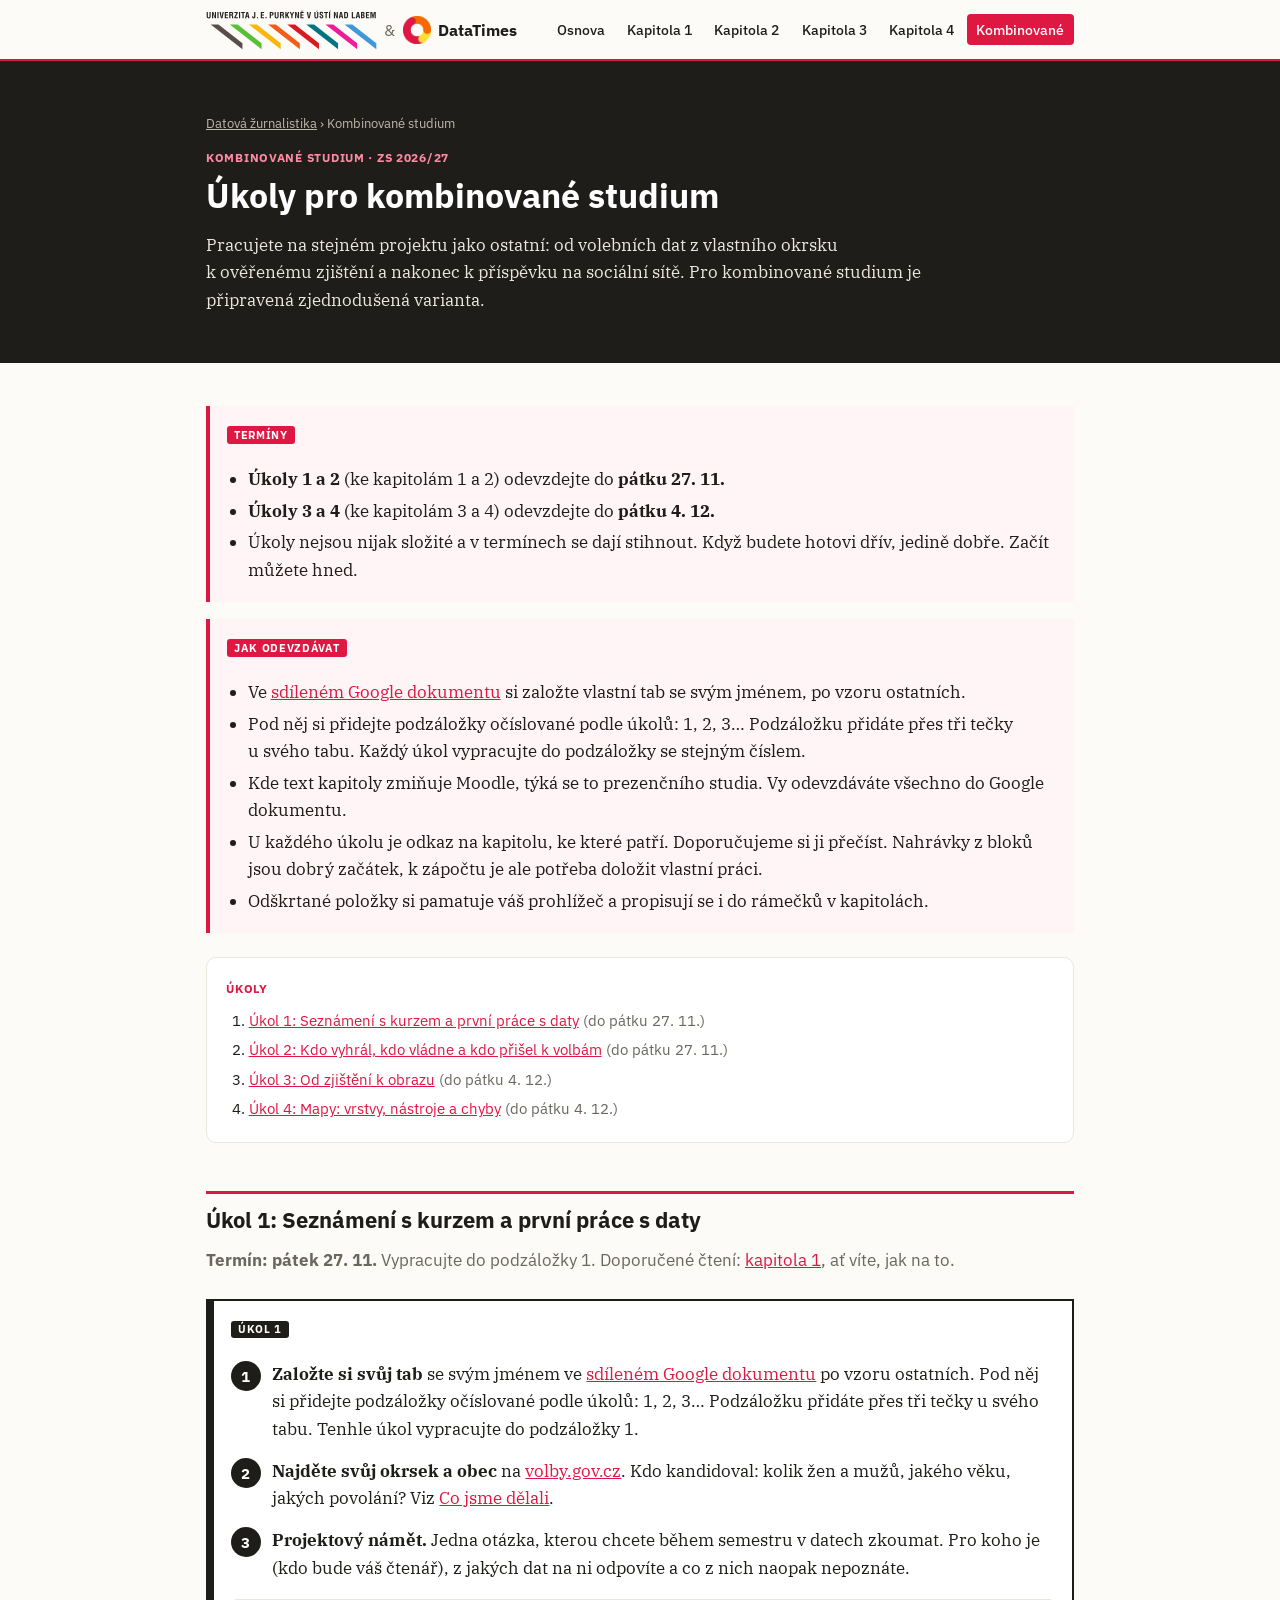
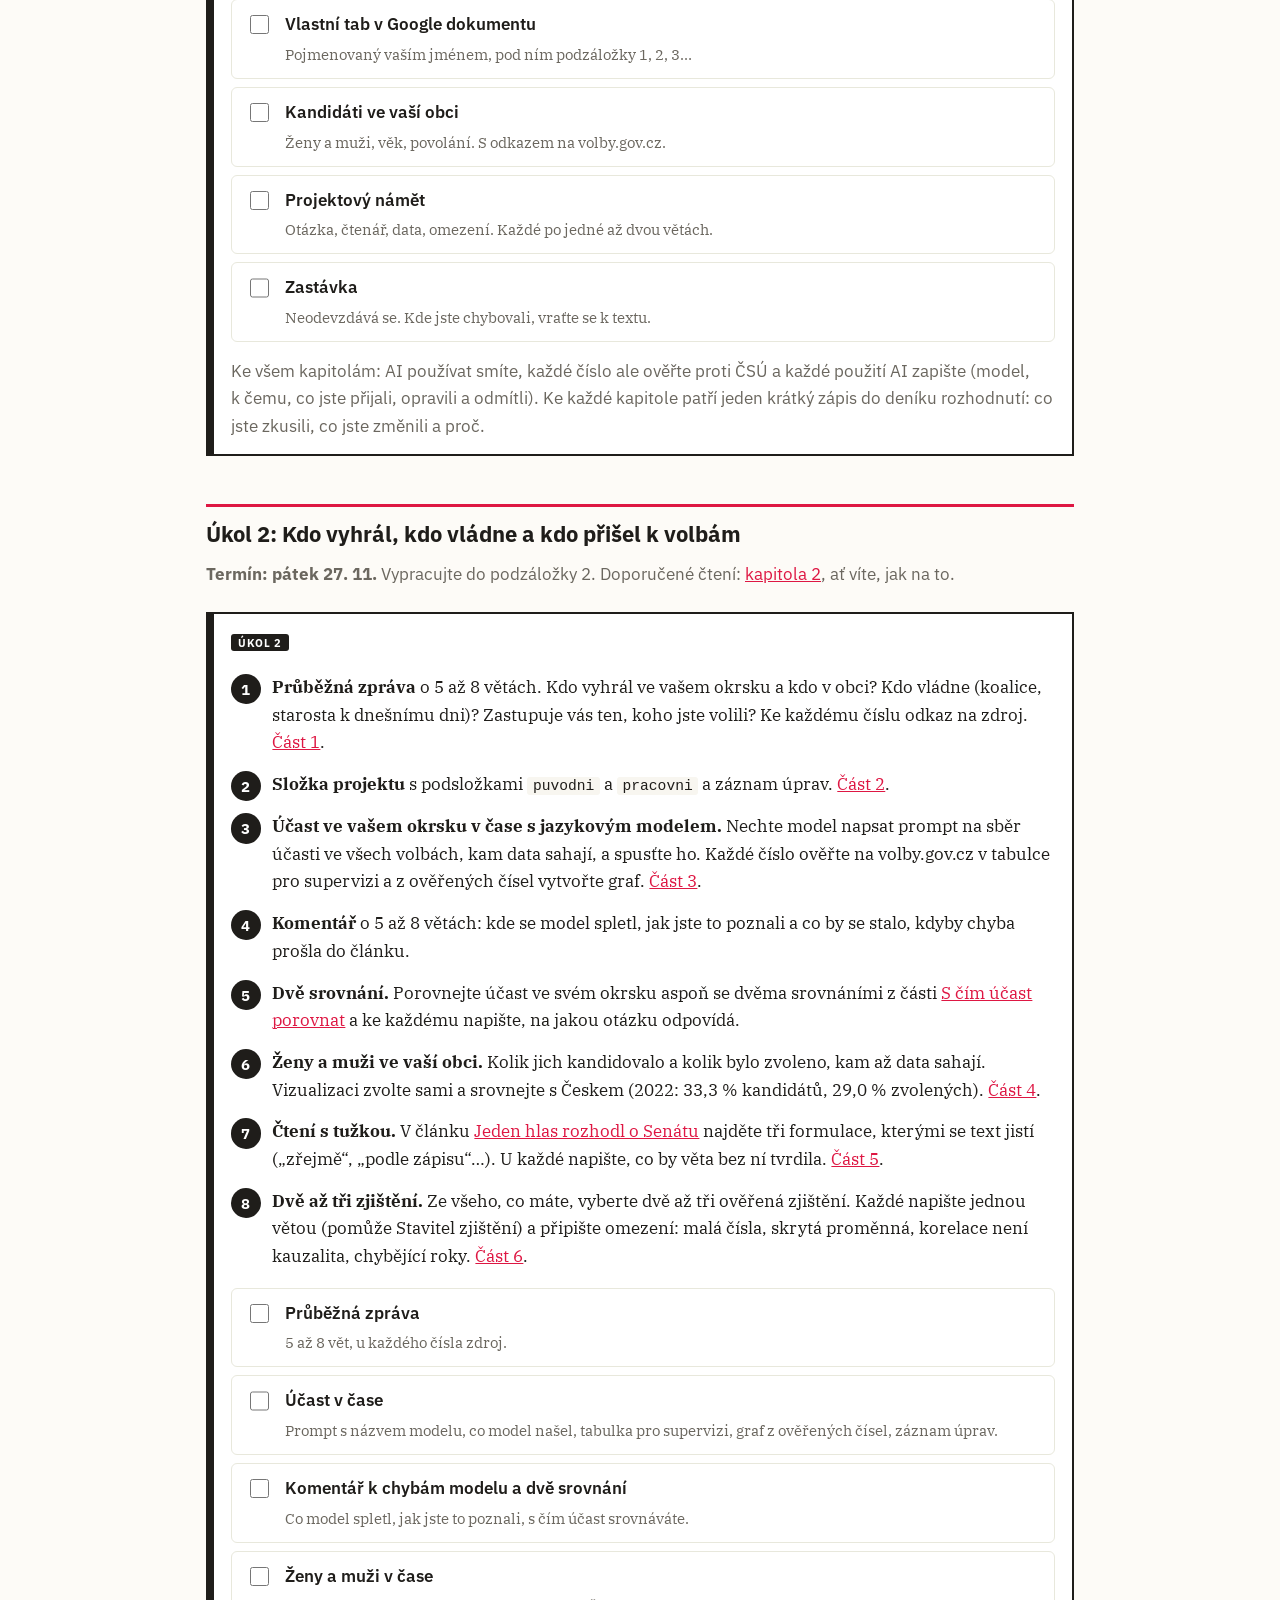
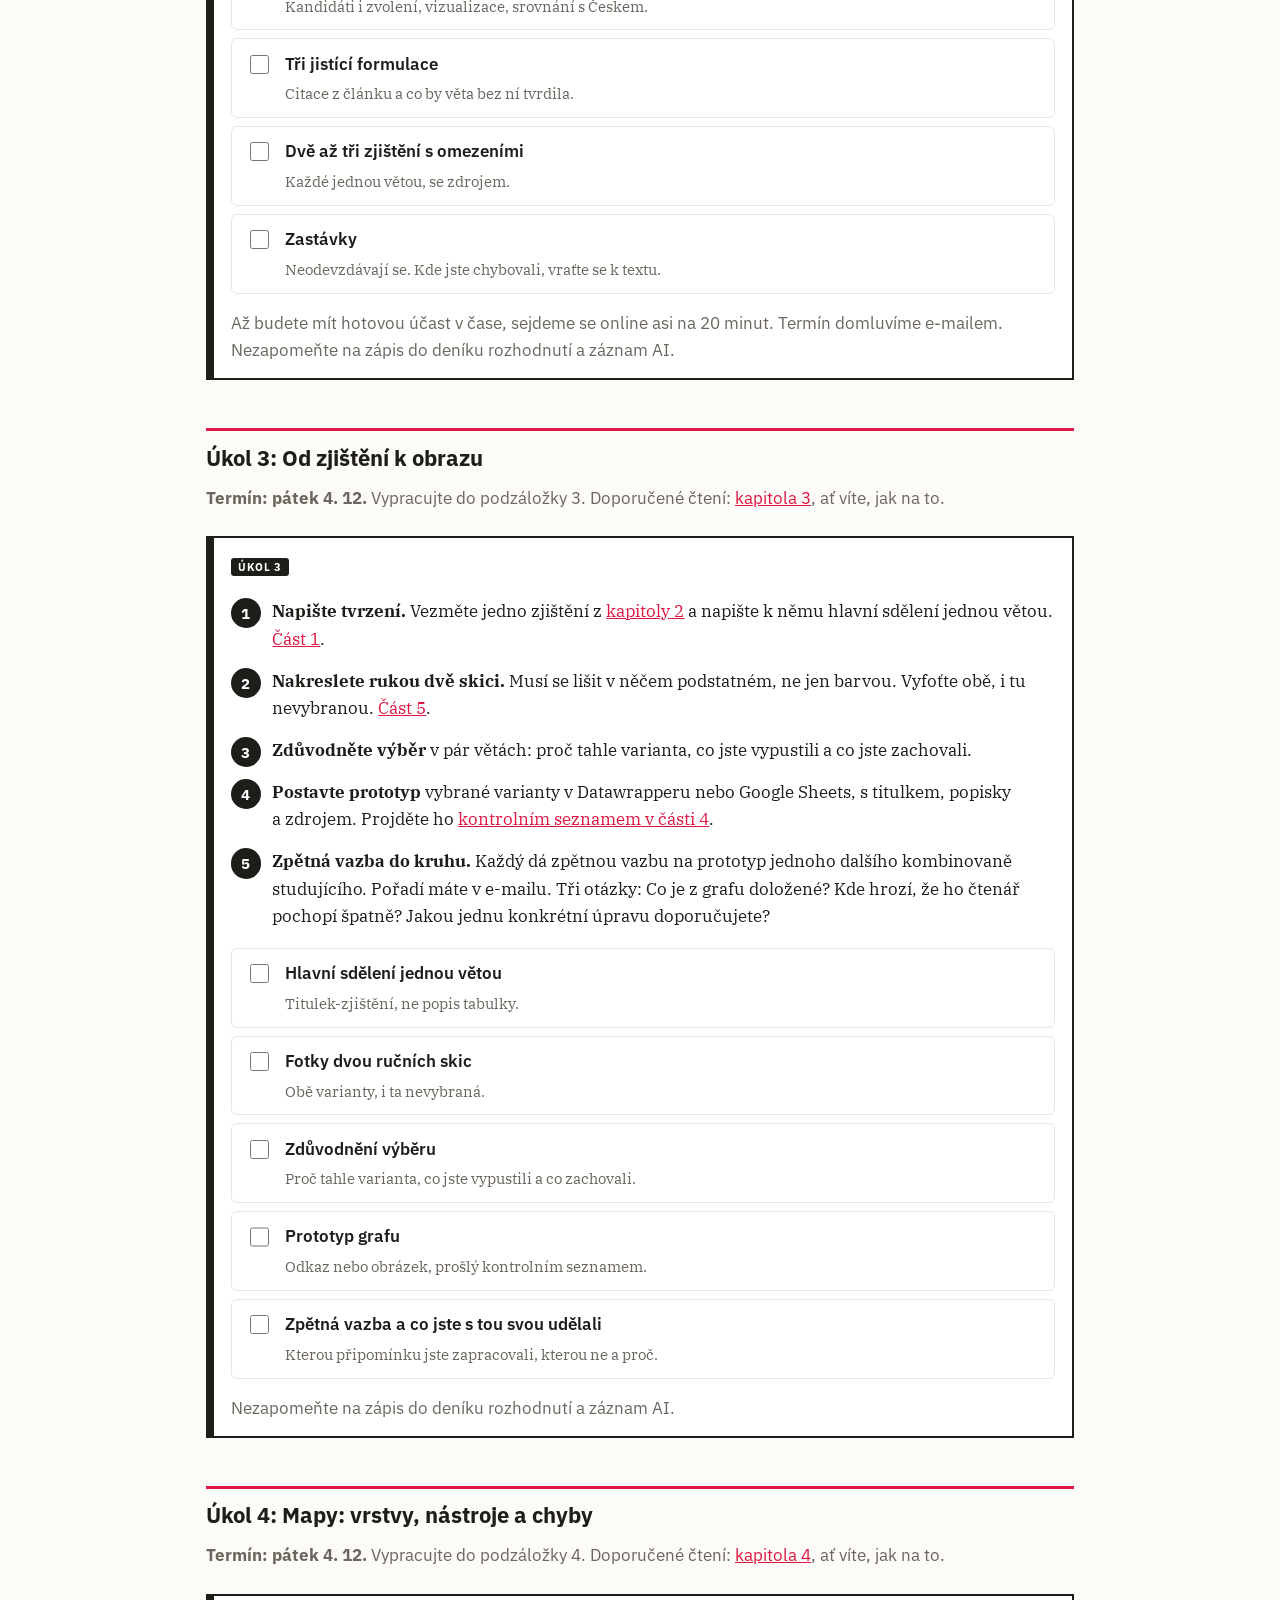
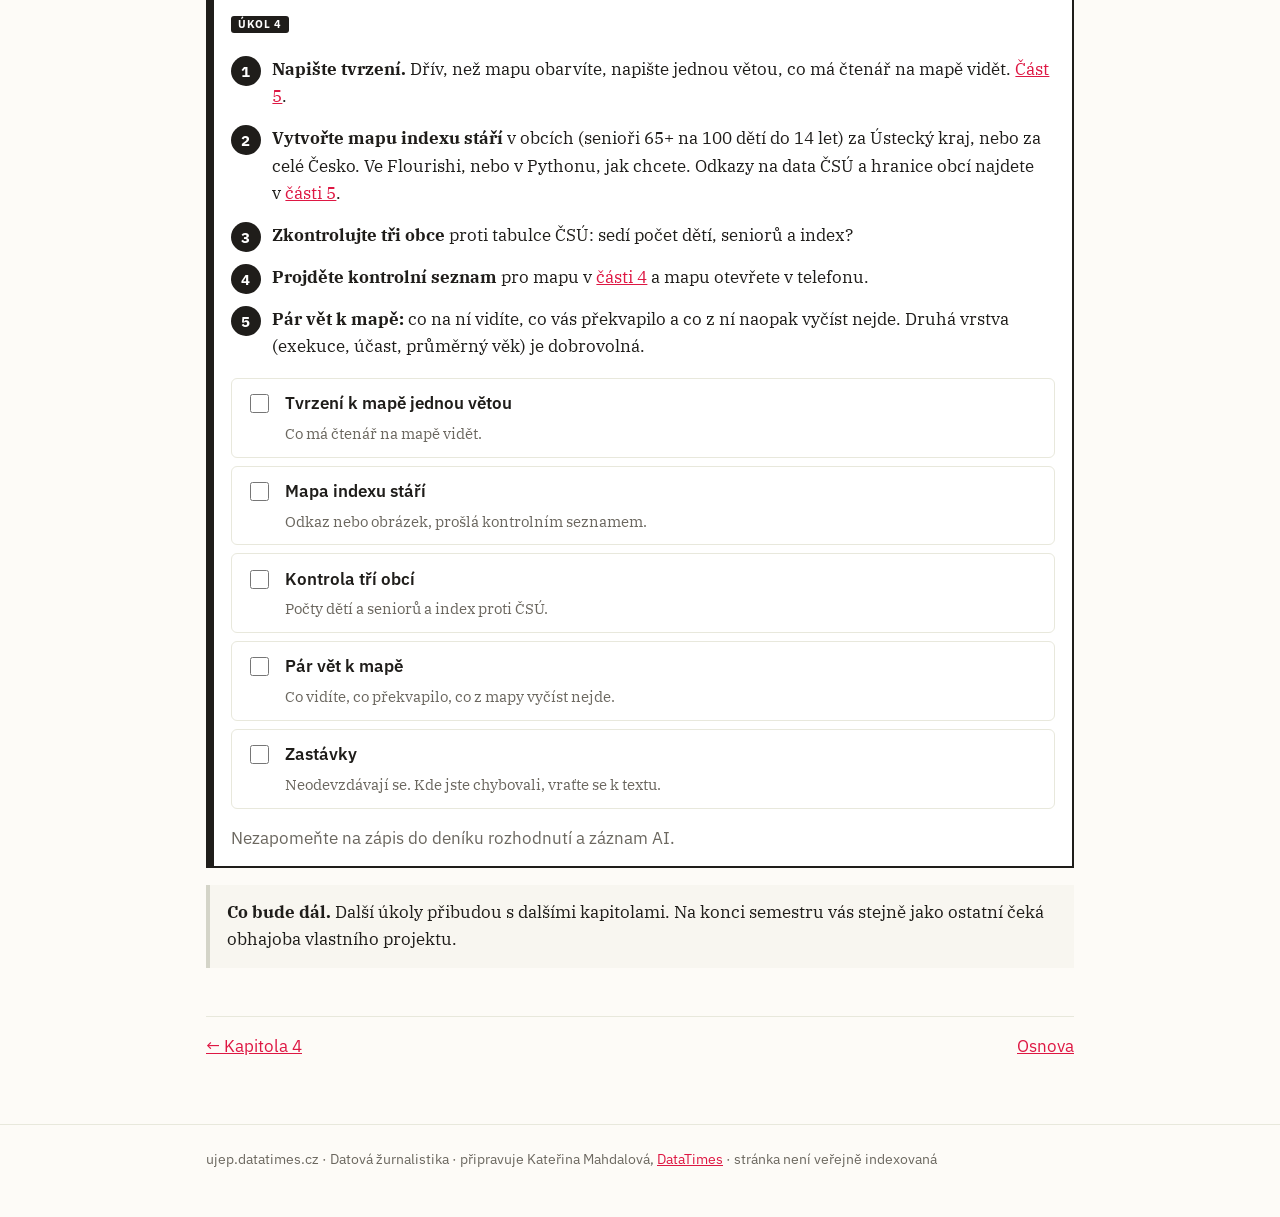
<file: datova-zurnalistika/kombinovane/index.html>
<!doctype html>
<html lang="cs">
<head>
<meta charset="utf-8">
<meta name="viewport" content="width=device-width, initial-scale=1">
<meta name="robots" content="noindex, nofollow">
<title>Kombinované studium · Datová žurnalistika</title>
<link rel="icon" href="../../assets/favicon.svg" type="image/svg+xml">
<link rel="apple-touch-icon" href="../../assets/datatimes-logo.png">
<link rel="preconnect" href="https://fonts.googleapis.com">
<link rel="preconnect" href="https://fonts.gstatic.com" crossorigin>
<link rel="stylesheet" href="https://fonts.googleapis.com/css2?family=IBM+Plex+Sans:wght@400;500;600;700&family=IBM+Plex+Serif:ital,wght@0,400;0,600;1,400&display=swap">
<link rel="stylesheet" href="../../assets/style.css">
</head>
<body>
<div class="progress" aria-hidden="true"></div>
<header class="top"><div class="wrap">
  <a class="brand" href="../../index.html"><img class="ujep" src="../../assets/ujep-logo.svg" alt="UJEP"><span class="x">&amp;</span><img src="../../assets/datatimes-logo.png" alt="">DataTimes</a>
  <nav>
    <a href="../../index.html">Osnova</a>
    <a href="../kapitola-1/index.html">Kapitola 1</a>
    <a href="../kapitola-2/index.html">Kapitola 2</a>
    <a href="../kapitola-3/index.html">Kapitola 3</a>
    <a href="../kapitola-4/index.html">Kapitola 4</a>
    <a href="index.html" aria-current="page">Kombinované</a>
  </nav>
</div></header>

<section class="hero"><div class="wrap">
  <p class="crumbs"><a href="../../index.html">Datová žurnalistika</a> › Kombinované studium</p>
  <p class="lbl">Kombinované studium · ZS 2026/27</p>
  <h1>Úkoly pro kombinované studium</h1>
  <p>Pracujete na stejném projektu jako ostatní: od volebních dat z&nbsp;vlastního okrsku k&nbsp;ověřenému zjištění a&nbsp;nakonec k&nbsp;příspěvku na sociální sítě. Pro kombinované studium je připravená zjednodušená varianta.</p>
</div></section>

<main class="wrap">

<div class="key">
  <span class="tag">Termíny</span>
  <ul>
    <li><strong>Úkoly 1 a&nbsp;2</strong> (ke kapitolám 1 a&nbsp;2) odevzdejte do <strong>pátku 27.&nbsp;11.</strong></li>
    <li><strong>Úkoly 3 a&nbsp;4</strong> (ke kapitolám 3 a&nbsp;4) odevzdejte do <strong>pátku 4.&nbsp;12.</strong></li>
    <li>Úkoly nejsou nijak složité a&nbsp;v&nbsp;termínech se dají stihnout. Když budete hotovi dřív, jedině dobře. Začít můžete hned.</li>
  </ul>
</div>

<div class="key">
  <span class="tag">Jak odevzdávat</span>
  <ul>
    <li>Ve <a href="https://docs.google.com/document/d/1703SvQGwA_kmcyU5F6ka8LKkZ_LxSCmZleSrb0bHqHY/edit?tab=t.48znoq6bem8n" target="_blank" rel="noopener">sdíleném Google dokumentu</a> si založte vlastní tab se svým jménem, po vzoru ostatních.</li>
    <li>Pod něj si přidejte podzáložky očíslované podle úkolů: 1, 2, 3… Podzáložku přidáte přes tři tečky u&nbsp;svého tabu. Každý úkol vypracujte do podzáložky se stejným číslem.</li>
    <li>Kde text kapitoly zmiňuje Moodle, týká se to prezenčního studia. Vy odevzdáváte všechno do Google dokumentu.</li>
    <li>U&nbsp;každého úkolu je odkaz na kapitolu, ke které patří. Doporučujeme si ji přečíst. Nahrávky z&nbsp;bloků jsou dobrý začátek, k&nbsp;zápočtu je ale potřeba doložit vlastní práci.</li>
    <li>Odškrtané položky si pamatuje váš prohlížeč a&nbsp;propisují se i&nbsp;do rámečků v&nbsp;kapitolách.</li>
  </ul>
</div>

<nav class="toc" aria-label="Přehled úkolů">
  <span class="lbl">Úkoly</span>
  <ol>
    <li><a href="#kapitola-1">Úkol 1: Seznámení s&nbsp;kurzem a&nbsp;první práce s&nbsp;daty</a> <span class="sub">(do pátku 27.&nbsp;11.)</span></li>
    <li><a href="#kapitola-2">Úkol 2: Kdo vyhrál, kdo vládne a&nbsp;kdo přišel k&nbsp;volbám</a> <span class="sub">(do pátku 27.&nbsp;11.)</span></li>
    <li><a href="#kapitola-3">Úkol 3: Od zjištění k&nbsp;obrazu</a> <span class="sub">(do pátku 4.&nbsp;12.)</span></li>
    <li><a href="#kapitola-4">Úkol 4: Mapy: vrstvy, nástroje a&nbsp;chyby</a> <span class="sub">(do pátku 4.&nbsp;12.)</span></li>
  </ol>
</nav>

<h2 id="kapitola-1">Úkol 1: Seznámení s&nbsp;kurzem a&nbsp;první práce s&nbsp;daty</h2>
<p class="sub"><strong>Termín: pátek 27.&nbsp;11.</strong> Vypracujte do podzáložky 1. Doporučené čtení: <a href="../kapitola-1/index.html">kapitola 1</a>, ať víte, jak na to.</p>

<div class="task">
  <span class="tag">Úkol 1</span>
  <ol class="steps">
    <li><strong>Založte si svůj tab</strong> se svým jménem ve <a href="https://docs.google.com/document/d/1703SvQGwA_kmcyU5F6ka8LKkZ_LxSCmZleSrb0bHqHY/edit?tab=t.48znoq6bem8n" target="_blank" rel="noopener">sdíleném Google dokumentu</a> po vzoru ostatních. Pod něj si přidejte podzáložky očíslované podle úkolů: 1, 2, 3… Podzáložku přidáte přes tři tečky u&nbsp;svého tabu. Tenhle úkol vypracujte do podzáložky 1.</li>
    <li><strong>Najděte svůj okrsek a&nbsp;obec</strong> na <a href="https://volby.gov.cz/">volby.gov.cz</a>. Kdo kandidoval: kolik žen a&nbsp;mužů, jakého věku, jakých povolání? Viz <a href="../kapitola-1/index.html#co">Co jsme dělali</a>.</li>
    <li><strong>Projektový námět.</strong> Jedna otázka, kterou chcete během semestru v&nbsp;datech zkoumat. Pro koho je (kdo bude váš čtenář), z&nbsp;jakých dat na ni odpovíte a&nbsp;co z&nbsp;nich naopak nepoznáte.</li>
  </ol>
  <ul class="tasks" data-store="ujep-k1-komb">
    <li data-id="tab"><input type="checkbox" aria-label="Hotovo"><span class="what">Vlastní tab v&nbsp;Google dokumentu</span><span class="how">Pojmenovaný vaším jménem, pod ním podzáložky 1, 2, 3…</span></li>
    <li data-id="kandidati"><input type="checkbox" aria-label="Hotovo"><span class="what">Kandidáti ve vaší obci</span><span class="how">Ženy a&nbsp;muži, věk, povolání. S&nbsp;odkazem na volby.gov.cz.</span></li>
    <li data-id="namet"><input type="checkbox" aria-label="Hotovo"><span class="what">Projektový námět</span><span class="how">Otázka, čtenář, data, omezení. Každé po jedné až dvou větách.</span></li>
    <li data-id="kviz"><input type="checkbox" aria-label="Hotovo"><span class="what">Zastávka</span><span class="how">Neodevzdává se. Kde jste chybovali, vraťte se k&nbsp;textu.</span></li>
  </ul>
  <p class="sub">Ke všem kapitolám: AI používat smíte, každé číslo ale ověřte proti ČSÚ a&nbsp;každé použití AI zapište (model, k&nbsp;čemu, co jste přijali, opravili a&nbsp;odmítli). Ke každé kapitole patří jeden krátký zápis do deníku rozhodnutí: co jste zkusili, co jste změnili a&nbsp;proč.</p>
</div>

<h2 id="kapitola-2">Úkol 2: Kdo vyhrál, kdo vládne a&nbsp;kdo přišel k&nbsp;volbám</h2>
<p class="sub"><strong>Termín: pátek 27.&nbsp;11.</strong> Vypracujte do podzáložky 2. Doporučené čtení: <a href="../kapitola-2/index.html">kapitola 2</a>, ať víte, jak na to.</p>

<div class="task">
  <span class="tag">Úkol 2</span>
  <ol class="steps">
    <li><strong>Průběžná zpráva</strong> o&nbsp;5 až 8 větách. Kdo vyhrál ve vašem okrsku a&nbsp;kdo v&nbsp;obci? Kdo vládne (koalice, starosta k&nbsp;dnešnímu dni)? Zastupuje vás ten, koho jste volili? Ke každému číslu odkaz na zdroj. <a href="../kapitola-2/index.html#vitez">Část 1</a>.</li>
    <li><strong>Složka projektu</strong> s&nbsp;podsložkami <code>puvodni</code> a&nbsp;<code>pracovni</code> a&nbsp;záznam úprav. <a href="../kapitola-2/index.html#data">Část 2</a>.</li>
    <li><strong>Účast ve vašem okrsku v&nbsp;čase s&nbsp;jazykovým modelem.</strong> Nechte model napsat prompt na sběr účasti ve všech volbách, kam data sahají, a&nbsp;spusťte ho. Každé číslo ověřte na volby.gov.cz v&nbsp;tabulce pro supervizi a&nbsp;z&nbsp;ověřených čísel vytvořte graf. <a href="../kapitola-2/index.html#ucast">Část 3</a>.</li>
    <li><strong>Komentář</strong> o&nbsp;5 až 8 větách: kde se model spletl, jak jste to poznali a&nbsp;co by se stalo, kdyby chyba prošla do článku.</li>
    <li><strong>Dvě srovnání.</strong> Porovnejte účast ve svém okrsku aspoň se dvěma srovnáními z&nbsp;části <a href="../kapitola-2/index.html#ucast">S&nbsp;čím účast porovnat</a> a&nbsp;ke každému napište, na jakou otázku odpovídá.</li>
    <li><strong>Ženy a&nbsp;muži ve vaší obci.</strong> Kolik jich kandidovalo a&nbsp;kolik bylo zvoleno, kam až data sahají. Vizualizaci zvolte sami a&nbsp;srovnejte s&nbsp;Českem (2022: 33,3 % kandidátů, 29,0 % zvolených). <a href="../kapitola-2/index.html#zeny">Část 4</a>.</li>
    <li><strong>Čtení s&nbsp;tužkou.</strong> V&nbsp;článku <a href="https://www.mahdalova-skop.cz/clanek/volby-cr-2026-10-12-anomalie-ve-vysledcich">Jeden hlas rozhodl o&nbsp;Senátu</a> najděte tři formulace, kterými se text jistí („zřejmě“, „podle zápisu“…). U&nbsp;každé napište, co by věta bez ní tvrdila. <a href="../kapitola-2/index.html#hlas">Část 5</a>.</li>
    <li><strong>Dvě až tři zjištění.</strong> Ze všeho, co máte, vyberte dvě až tři ověřená zjištění. Každé napište jednou větou (pomůže Stavitel zjištění) a&nbsp;připište omezení: malá čísla, skrytá proměnná, korelace není kauzalita, chybějící roky. <a href="../kapitola-2/index.html#tema">Část 6</a>.</li>
  </ol>
  <ul class="tasks" data-store="ujep-k2-komb">
    <li data-id="zprava"><input type="checkbox" aria-label="Hotovo"><span class="what">Průběžná zpráva</span><span class="how">5 až 8 vět, u&nbsp;každého čísla zdroj.</span></li>
    <li data-id="ucast"><input type="checkbox" aria-label="Hotovo"><span class="what">Účast v&nbsp;čase</span><span class="how">Prompt s&nbsp;názvem modelu, co model našel, tabulka pro supervizi, graf z&nbsp;ověřených čísel, záznam úprav.</span></li>
    <li data-id="komentar"><input type="checkbox" aria-label="Hotovo"><span class="what">Komentář k&nbsp;chybám modelu a&nbsp;dvě srovnání</span><span class="how">Co model spletl, jak jste to poznali, s&nbsp;čím účast srovnáváte.</span></li>
    <li data-id="zeny"><input type="checkbox" aria-label="Hotovo"><span class="what">Ženy a&nbsp;muži v&nbsp;čase</span><span class="how">Kandidáti i&nbsp;zvolení, vizualizace, srovnání s&nbsp;Českem.</span></li>
    <li data-id="formulace"><input type="checkbox" aria-label="Hotovo"><span class="what">Tři jistící formulace</span><span class="how">Citace z&nbsp;článku a&nbsp;co by věta bez ní tvrdila.</span></li>
    <li data-id="zjisteni"><input type="checkbox" aria-label="Hotovo"><span class="what">Dvě až tři zjištění s&nbsp;omezeními</span><span class="how">Každé jednou větou, se zdrojem.</span></li>
    <li data-id="kvizy"><input type="checkbox" aria-label="Hotovo"><span class="what">Zastávky</span><span class="how">Neodevzdávají se. Kde jste chybovali, vraťte se k&nbsp;textu.</span></li>
  </ul>
  <p class="sub">Až budete mít hotovou účast v&nbsp;čase, sejdeme se online asi na 20 minut. Termín domluvíme e-mailem. Nezapomeňte na zápis do deníku rozhodnutí a&nbsp;záznam AI.</p>
</div>

<h2 id="kapitola-3">Úkol 3: Od zjištění k&nbsp;obrazu</h2>
<p class="sub"><strong>Termín: pátek 4.&nbsp;12.</strong> Vypracujte do podzáložky 3. Doporučené čtení: <a href="../kapitola-3/index.html">kapitola 3</a>, ať víte, jak na to.</p>

<div class="task">
  <span class="tag">Úkol 3</span>
  <ol class="steps">
    <li><strong>Napište tvrzení.</strong> Vezměte jedno zjištění z&nbsp;<a href="../kapitola-2/index.html#kombinovane">kapitoly 2</a> a&nbsp;napište k&nbsp;němu hlavní sdělení jednou větou. <a href="../kapitola-3/index.html#veta">Část 1</a>.</li>
    <li><strong>Nakreslete rukou dvě skici.</strong> Musí se lišit v&nbsp;něčem podstatném, ne jen barvou. Vyfoťte obě, i&nbsp;tu nevybranou. <a href="../kapitola-3/index.html#skici">Část 5</a>.</li>
    <li><strong>Zdůvodněte výběr</strong> v&nbsp;pár větách: proč tahle varianta, co jste vypustili a&nbsp;co jste zachovali.</li>
    <li><strong>Postavte prototyp</strong> vybrané varianty v&nbsp;Datawrapperu nebo Google Sheets, s&nbsp;titulkem, popisky a&nbsp;zdrojem. Projděte ho <a href="../kapitola-3/index.html#popisky">kontrolním seznamem v&nbsp;části 4</a>.</li>
    <li><strong>Zpětná vazba do kruhu.</strong> Každý dá zpětnou vazbu na prototyp jednoho dalšího kombinovaně studujícího. Pořadí máte v&nbsp;e-mailu. Tři otázky: Co je z&nbsp;grafu doložené? Kde hrozí, že ho čtenář pochopí špatně? Jakou jednu konkrétní úpravu doporučujete?</li>
  </ol>
  <ul class="tasks" data-store="ujep-k3-komb">
    <li data-id="veta"><input type="checkbox" aria-label="Hotovo"><span class="what">Hlavní sdělení jednou větou</span><span class="how">Titulek-zjištění, ne popis tabulky.</span></li>
    <li data-id="skici"><input type="checkbox" aria-label="Hotovo"><span class="what">Fotky dvou ručních skic</span><span class="how">Obě varianty, i&nbsp;ta nevybraná.</span></li>
    <li data-id="zduvodneni"><input type="checkbox" aria-label="Hotovo"><span class="what">Zdůvodnění výběru</span><span class="how">Proč tahle varianta, co jste vypustili a&nbsp;co zachovali.</span></li>
    <li data-id="prototyp"><input type="checkbox" aria-label="Hotovo"><span class="what">Prototyp grafu</span><span class="how">Odkaz nebo obrázek, prošlý kontrolním seznamem.</span></li>
    <li data-id="zpetna"><input type="checkbox" aria-label="Hotovo"><span class="what">Zpětná vazba a&nbsp;co jste s&nbsp;tou svou udělali</span><span class="how">Kterou připomínku jste zapracovali, kterou ne a&nbsp;proč.</span></li>
  </ul>
  <p class="sub">Nezapomeňte na zápis do deníku rozhodnutí a&nbsp;záznam AI.</p>
</div>

<h2 id="kapitola-4">Úkol 4: Mapy: vrstvy, nástroje a&nbsp;chyby</h2>
<p class="sub"><strong>Termín: pátek 4.&nbsp;12.</strong> Vypracujte do podzáložky 4. Doporučené čtení: <a href="../kapitola-4/index.html">kapitola 4</a>, ať víte, jak na to.</p>

<div class="task">
  <span class="tag">Úkol 4</span>
  <ol class="steps">
    <li><strong>Napište tvrzení.</strong> Dřív, než mapu obarvíte, napište jednou větou, co má čtenář na mapě vidět. <a href="../kapitola-4/index.html#mapa">Část 5</a>.</li>
    <li><strong>Vytvořte mapu indexu stáří</strong> v&nbsp;obcích (senioři 65+ na 100 dětí do 14 let) za Ústecký kraj, nebo za celé Česko. Ve Flourishi, nebo v&nbsp;Pythonu, jak chcete. Odkazy na data ČSÚ a&nbsp;hranice obcí najdete v&nbsp;<a href="../kapitola-4/index.html#mapa">části 5</a>.</li>
    <li><strong>Zkontrolujte tři obce</strong> proti tabulce ČSÚ: sedí počet dětí, seniorů a&nbsp;index?</li>
    <li><strong>Projděte kontrolní seznam</strong> pro mapu v&nbsp;<a href="../kapitola-4/index.html#barvy">části 4</a> a&nbsp;mapu otevřete v&nbsp;telefonu.</li>
    <li><strong>Pár vět k&nbsp;mapě:</strong> co na ní vidíte, co vás překvapilo a&nbsp;co z&nbsp;ní naopak vyčíst nejde. Druhá vrstva (exekuce, účast, průměrný věk) je dobrovolná.</li>
  </ol>
  <ul class="tasks" data-store="ujep-k4-komb">
    <li data-id="tvrzeni"><input type="checkbox" aria-label="Hotovo"><span class="what">Tvrzení k&nbsp;mapě jednou větou</span><span class="how">Co má čtenář na mapě vidět.</span></li>
    <li data-id="mapa"><input type="checkbox" aria-label="Hotovo"><span class="what">Mapa indexu stáří</span><span class="how">Odkaz nebo obrázek, prošlá kontrolním seznamem.</span></li>
    <li data-id="kontrola"><input type="checkbox" aria-label="Hotovo"><span class="what">Kontrola tří obcí</span><span class="how">Počty dětí a&nbsp;seniorů a&nbsp;index proti ČSÚ.</span></li>
    <li data-id="komentar"><input type="checkbox" aria-label="Hotovo"><span class="what">Pár vět k&nbsp;mapě</span><span class="how">Co vidíte, co překvapilo, co z&nbsp;mapy vyčíst nejde.</span></li>
    <li data-id="kvizy"><input type="checkbox" aria-label="Hotovo"><span class="what">Zastávky</span><span class="how">Neodevzdávají se. Kde jste chybovali, vraťte se k&nbsp;textu.</span></li>
  </ul>
  <p class="sub">Nezapomeňte na zápis do deníku rozhodnutí a&nbsp;záznam AI.</p>
</div>

<div class="box">
  <p><strong>Co bude dál.</strong> Další úkoly přibudou s&nbsp;dalšími kapitolami. Na konci semestru vás stejně jako ostatní čeká obhajoba vlastního projektu.</p>
</div>

<div class="pager">
  <a href="../kapitola-4/index.html">← Kapitola 4</a>
  <a href="../../index.html">Osnova</a>
</div>
</main>

<footer><div class="wrap">ujep.datatimes.cz · Datová žurnalistika · připravuje Kateřina Mahdalová, <a href="https://www.mahdalova-skop.cz/">DataTimes</a> · stránka není veřejně indexovaná</div></footer>
<script src="../../assets/app.js"></script>
</body>
</html>
</file>
<file: assets/style.css>
/* ujep.datatimes.cz – studijní prostředí. Paleta a písma DataTimes. */
:root {
  --brand: #de1743;
  --brand-hover: #c5143c;
  --brand-tint: #fff4f6;
  --paper: #fdfbf7;
  --wash: #f8f6f0;
  --line: #e8e8dc;
  --line-strong: #d4d4c8;
  --ink: #1f1d1a;
  --muted: #6b675f;
  --teal: #0e839e;
  --teal-tint: #e5fdfc;
  --orange: #f76800;
  --orange-tint: #fff3e8;
  --navy: #6267a3;
  --navy-tint: #eef0fa;
  --card: #ffffff;
  --ink-blue: #101432;    /* brandNavy.9, titulky kapitol */
  --green: #639e0a;        /* brandForestGreen.5 */
  --green-tint: #eaf7d6;   /* brandForestGreen.0 */
  --green-ink: #3d5f06;    /* brandForestGreen.7 */
  --blue: #4a51ab;         /* brandRoyalBlue.6 */
  --blue-tint: #e9ebfa;    /* brandRoyalBlue.0 */
  --choc-tint: #e6d5c3;    /* brandChocolate.1 */
  --choc-ink: #53361e;     /* brandChocolate.7 */
  --sans: 'IBM Plex Sans', system-ui, sans-serif;
  --serif: 'IBM Plex Serif', Georgia, serif;
}
* { box-sizing: border-box; }
html { -webkit-text-size-adjust: 100%; scroll-behavior: smooth; }
body { margin: 0; background: var(--paper); color: var(--ink); font: 17px/1.62 var(--serif); }
h1, h2, h3, h4, nav, .lbl, .meta, th, button, .btn, .badge, .date, .crumbs, label, input, select { font-family: var(--sans); }
a { color: var(--brand); }
a:hover { color: var(--brand-hover); }

/* Hlavička */
.top { border-bottom: 2px solid var(--brand); background: var(--paper); position: sticky; top: 0; z-index: 10; }
.top .wrap { display: flex; align-items: center; gap: 1rem; flex-wrap: wrap; padding-top: .6rem; padding-bottom: .6rem; }
.brand { display: flex; align-items: center; gap: .45rem; font: 700 1rem var(--sans); color: var(--ink); text-decoration: none; }
.brand img { height: 28px; width: 28px; }
.brand img.ujep { height: 40px; width: auto; }
.brand .x { color: var(--muted); font-weight: 400; }
.brand b { color: var(--brand); }
.qq .why ul { margin: .3rem 0 0; }
.top nav { display: flex; gap: .2rem; flex-wrap: wrap; margin-left: auto; }
.top nav a { padding: .25rem .6rem; border-radius: 4px; color: var(--ink); text-decoration: none; font-weight: 500; font-size: .9rem; }
.top nav a[aria-current] { background: var(--brand); color: #fff; }
.crumbs { font-size: .82rem; color: var(--muted); margin-bottom: 1rem; }
.crumbs a { color: var(--muted); }

.wrap { max-width: 900px; margin: 0 auto; padding-left: 16px; padding-right: 16px; }
main.wrap { padding-top: 1.6rem; padding-bottom: 4rem; }
h1 { font-size: 2.1rem; line-height: 1.12; margin: 0 0 .5rem; }
h2 { font-size: 1.4rem; line-height: 1.25; margin: 3rem 0 .8rem; padding-top: .8rem; border-top: 3px solid var(--brand); scroll-margin-top: 4rem; }
h3 { font-size: 1.08rem; margin: 1.6rem 0 .4rem; }
.sub { color: var(--muted); margin: 0 0 1.5rem; font-family: var(--sans); }
.lead { font-size: 1.14rem; }
ul, ol { padding-left: 1.3rem; }
li { margin: .25rem 0; }
.lbl { font: 700 .75rem var(--sans); letter-spacing: .06em; text-transform: uppercase; color: var(--brand); }
.num { font-family: var(--sans); font-variant-numeric: tabular-nums; }

/* Hero */
.hero { background: var(--ink); color: #fff; padding: 2.4rem 0 2rem; }
.hero h1 { color: #fff; }
.hero .lbl { color: #ff8aa3; }
.hero p { color: #e9e6df; max-width: 46rem; }
.hero .crumbs, .hero .crumbs a { color: #bdb8ad; }

/* Rámečky */
.key, .box, .tip, .warn, .task, .deep { padding: .85rem 1.05rem; margin: 1.1rem 0; border-left: 4px solid; }
.key { background: var(--brand-tint); border-color: var(--brand); }
.box { background: var(--wash); border-color: var(--line-strong); }
.tip { background: var(--teal-tint); border-color: var(--teal); }
.warn { background: var(--orange-tint); border-color: var(--orange); }
.task { background: var(--card); border: 2px solid var(--ink); border-left-width: 8px; }
.deep { background: var(--navy-tint); border-color: var(--navy); }
.key > :first-child, .box > :first-child, .tip > :first-child, .warn > :first-child, .task > :first-child, .deep > :first-child { margin-top: 0; }
.key > :last-child, .box > :last-child, .tip > :last-child, .warn > :last-child, .task > :last-child, .deep > :last-child { margin-bottom: 0; }
.tag { display: inline-block; font: 700 .7rem var(--sans); letter-spacing: .06em; text-transform: uppercase; padding: .1rem .45rem; border-radius: 3px; margin-bottom: .35rem; }
.task .tag { background: var(--ink); color: #fff; }
.deep .tag { background: var(--navy); color: #fff; }
.tip .tag { background: var(--teal); color: #fff; }
.warn .tag { background: var(--orange); color: #fff; }
.key .tag { background: var(--brand); color: #fff; }

/* Dlaždice (rozcestník, osnova) */
.tiles { display: grid; grid-template-columns: repeat(auto-fill, minmax(250px, 1fr)); gap: 1rem; margin: 1.2rem 0; }
.tile { display: flex; flex-direction: column; background: var(--card); border: 1px solid var(--line); border-radius: 10px; padding: 1.1rem 1.15rem; color: var(--ink); text-decoration: none; position: relative; min-height: 170px; }
a.tile:hover { border-color: var(--brand); box-shadow: 0 4px 16px rgba(31,29,26,.08); color: var(--ink); }
.tile .n { font: 700 2.4rem/1 var(--sans); color: var(--brand); margin-bottom: .4rem; }
.tile h3 { margin: 0 0 .35rem; font-size: 1.1rem; color: var(--ink-blue); }
.tile p { margin: 0; font-size: .95rem; color: var(--muted); }
.tile .badge { position: absolute; top: 1rem; right: 1rem; }
/* Stavy: proběhlo = béžová + zelený štítek, nyní = modrá, připravujeme = nejsvětlejší béžová */
.tile.past { background: var(--wash); }
.tile.past .n { color: var(--green); }
a.tile.past:hover { border-color: var(--green); }
.tile.now { border: 2px solid var(--blue); background: var(--blue-tint); }
.tile.now .n { color: var(--blue); }
a.tile.now:hover { border-color: var(--blue); }
.tile.off { background: var(--paper); border-style: dashed; border-color: var(--line-strong); }
.tile.off .n { color: var(--line-strong); }
.tile.off h3 { color: #7889be; }   /* brandNavy.5: ještě bez odkazu */
.tile.off p { color: var(--muted); }
.badge { display: inline-block; font: 600 .72rem var(--sans); padding: .1rem .5rem; border-radius: 3px; }
.badge.done { background: var(--green-tint); color: var(--green-ink); }
.badge.next { background: var(--blue); color: #fff; }
.badge.later { background: var(--choc-tint); color: var(--choc-ink); }

/* Obsah kapitoly */
.toc { background: var(--card); border: 1px solid var(--line); border-radius: 10px; padding: 1rem 1.2rem; margin: 1.5rem 0; }
.toc ol { margin: .4rem 0 0; padding-left: 1.4rem; font-family: var(--sans); font-size: .95rem; }
.toc li { margin: .3rem 0; }
.toc .t { color: var(--muted); font-size: .82rem; margin-left: .3rem; }
.progress { height: 4px; background: var(--brand); position: fixed; top: 0; left: 0; width: 0; z-index: 20; }

/* Úkoly k odškrtnutí */
.tasks { list-style: none; padding: 0; margin: 1rem 0; }
.tasks li { display: grid; grid-template-columns: auto 1fr; gap: .2rem .8rem; align-items: start; background: var(--card); border: 1px solid var(--line); border-radius: 6px; padding: .7rem .9rem; margin: .5rem 0; }
.tasks input { width: 1.2rem; height: 1.2rem; margin-top: .25rem; accent-color: var(--teal); }
.tasks .what { font-weight: 600; font-family: var(--sans); }
.tasks .how { grid-column: 2; font-size: .95rem; color: var(--muted); }
.tasks li.checked .what { text-decoration: line-through; color: var(--muted); }

/* Tabulky */
table { width: 100%; border-collapse: collapse; font-size: .94rem; background: var(--card); }
th, td { text-align: left; vertical-align: top; padding: .5rem .6rem; border-bottom: 1px solid var(--line); }
th { background: var(--wash); font-weight: 600; }
td.r, th.r { text-align: right; font-family: var(--sans); font-variant-numeric: tabular-nums; }
.table-wrap { overflow-x: auto; margin: 1rem 0; }
code { background: var(--wash); padding: .05rem .35rem; border-radius: 3px; font-size: .86em; overflow-wrap: anywhere; }
pre { background: var(--ink); color: #f3f0e8; padding: .8rem 1rem; border-radius: 6px; overflow-x: auto; font-size: .85rem; }

/* Tlačítka a formuláře */
.btn, button { display: inline-block; font: 600 .93rem var(--sans); padding: .5rem .95rem; border-radius: 5px; border: 1px solid var(--brand); background: var(--brand); color: #fff; text-decoration: none; cursor: pointer; }
.btn:hover, button:hover { background: var(--brand-hover); color: #fff; }
.btn.ghost, button.ghost { background: transparent; color: var(--brand); }
input[type=text], input[type=number] { font-size: .95rem; padding: .4rem .5rem; border: 1px solid var(--line-strong); border-radius: 4px; background: var(--card); color: var(--ink); width: 100%; }
.form { display: grid; grid-template-columns: 1fr 1fr; gap: .6rem .9rem; margin: .8rem 0; }
.form label { font-size: .82rem; font-weight: 600; color: var(--muted); display: block; }
.form .full { grid-column: 1 / -1; }

/* Mikrokvíz */
.quiz { background: var(--card); border: 2px solid var(--teal); border-radius: 10px; padding: 1rem 1.15rem; margin: 1.8rem 0; }
.quiz > .lbl { color: var(--teal); }
.quiz h3 { margin: .1rem 0 .6rem; }
.qq { border: 0; padding: 0; margin: 1rem 0 0; }
.qq legend { font: 600 1rem/1.4 var(--sans); padding: 0; margin-bottom: .45rem; }
.qq button { display: block; width: 100%; text-align: left; background: var(--wash); color: var(--ink); border: 1px solid var(--line); margin: .3rem 0; font-weight: 500; }
.qq button:hover { background: var(--teal-tint); color: var(--ink); }
.qq button.right { background: var(--teal-tint); border-color: var(--teal); }
.qq button.wrong { background: var(--brand-tint); border-color: var(--brand); }
.qq.done button { cursor: default; }
.qq .why { display: none; margin: .4rem 0 0; padding: .55rem .8rem; background: var(--wash); border-left: 3px solid var(--teal); font-size: .94rem; }
.qq.done .why { display: block; }
.quiz .score { margin-top: 1rem; font: 600 .95rem var(--sans); color: var(--teal); min-height: 1.2em; }

/* Kalkulačka koalic, stavitel věty */
.tool { background: var(--card); border: 1px solid var(--line-strong); border-radius: 10px; padding: 1rem 1.15rem; margin: 1.5rem 0; }
.tool > .lbl { color: var(--navy); }
.seats { display: grid; grid-template-columns: 1fr 90px; gap: .35rem .6rem; align-items: center; margin: .7rem 0; }
.coal-out { font-family: var(--sans); font-size: .95rem; }
.coal-out .ok { display: inline-block; background: var(--teal-tint); border: 1px solid var(--teal); border-radius: 4px; padding: .15rem .5rem; margin: .2rem .3rem .2rem 0; }
.draft { background: var(--wash); border: 1px dashed var(--line-strong); padding: .8rem 1rem; border-radius: 6px; font-size: 1.02rem; min-height: 3rem; }

/* Velká čísla */
.stats { display: grid; grid-template-columns: repeat(auto-fit, minmax(180px, 1fr)); gap: .8rem; margin: 1.2rem 0; }
.stat { background: var(--card); border: 1px solid var(--line); border-radius: 8px; padding: .8rem 1rem; }
.stat b { display: block; font: 700 1.7rem/1.1 var(--sans); color: var(--brand); font-variant-numeric: tabular-nums; }
.stat span { font: .88rem/1.35 var(--sans); color: var(--muted); }

/* Kroky */
.steps { counter-reset: s; list-style: none; padding: 0; }
.steps > li { counter-increment: s; position: relative; padding-left: 2.6rem; margin: .9rem 0; }
.steps > li::before { content: counter(s); position: absolute; left: 0; top: 0; width: 1.9rem; height: 1.9rem; border-radius: 50%; background: var(--ink); color: #fff; font: 700 .95rem/1.9rem var(--sans); text-align: center; }

/* Ukázkové grafy vedle sebe */
.figs { display: grid; grid-template-columns: repeat(auto-fit, minmax(260px, 1fr)); gap: 1rem; margin: 1.2rem 0 .3rem; }
.figs figure { margin: 0; background: var(--card); border: 1px solid var(--line); border-radius: 8px; padding: .7rem .8rem; }
.figs svg, .figs img { width: 100%; height: auto; display: block; font-family: var(--sans); }
.figs figcaption { font: .88rem/1.4 var(--sans); color: var(--muted); margin-top: .3rem; }

details { background: var(--card); border: 1px solid var(--line); border-radius: 6px; padding: .6rem .9rem; margin: .8rem 0; }
details summary { cursor: pointer; font: 600 .97rem var(--sans); }
details[open] summary { margin-bottom: .5rem; }
details.komb { border: 2px solid var(--ink); border-left-width: 8px; border-radius: 0; padding: .85rem 1.05rem; margin: 1.6rem 0; scroll-margin-top: 5rem; }
details.komb summary { font-size: 1.05rem; }

.pager { display: flex; justify-content: space-between; gap: 1rem; margin-top: 3rem; padding-top: 1rem; border-top: 1px solid var(--line); font-family: var(--sans); }

footer { border-top: 1px solid var(--line); color: var(--muted); font: .85rem/1.5 var(--sans); padding: 1.5rem 0 3rem; }

@media (max-width: 600px) {
  h1 { font-size: 1.65rem; }
  .top nav { margin-left: 0; }
  .form { grid-template-columns: 1fr; }
}
@media print {
  .top, .progress, .quiz .score, button { display: none; }
  .quiz, .tool, .tasks li, .task { break-inside: avoid; }
}
</file>
